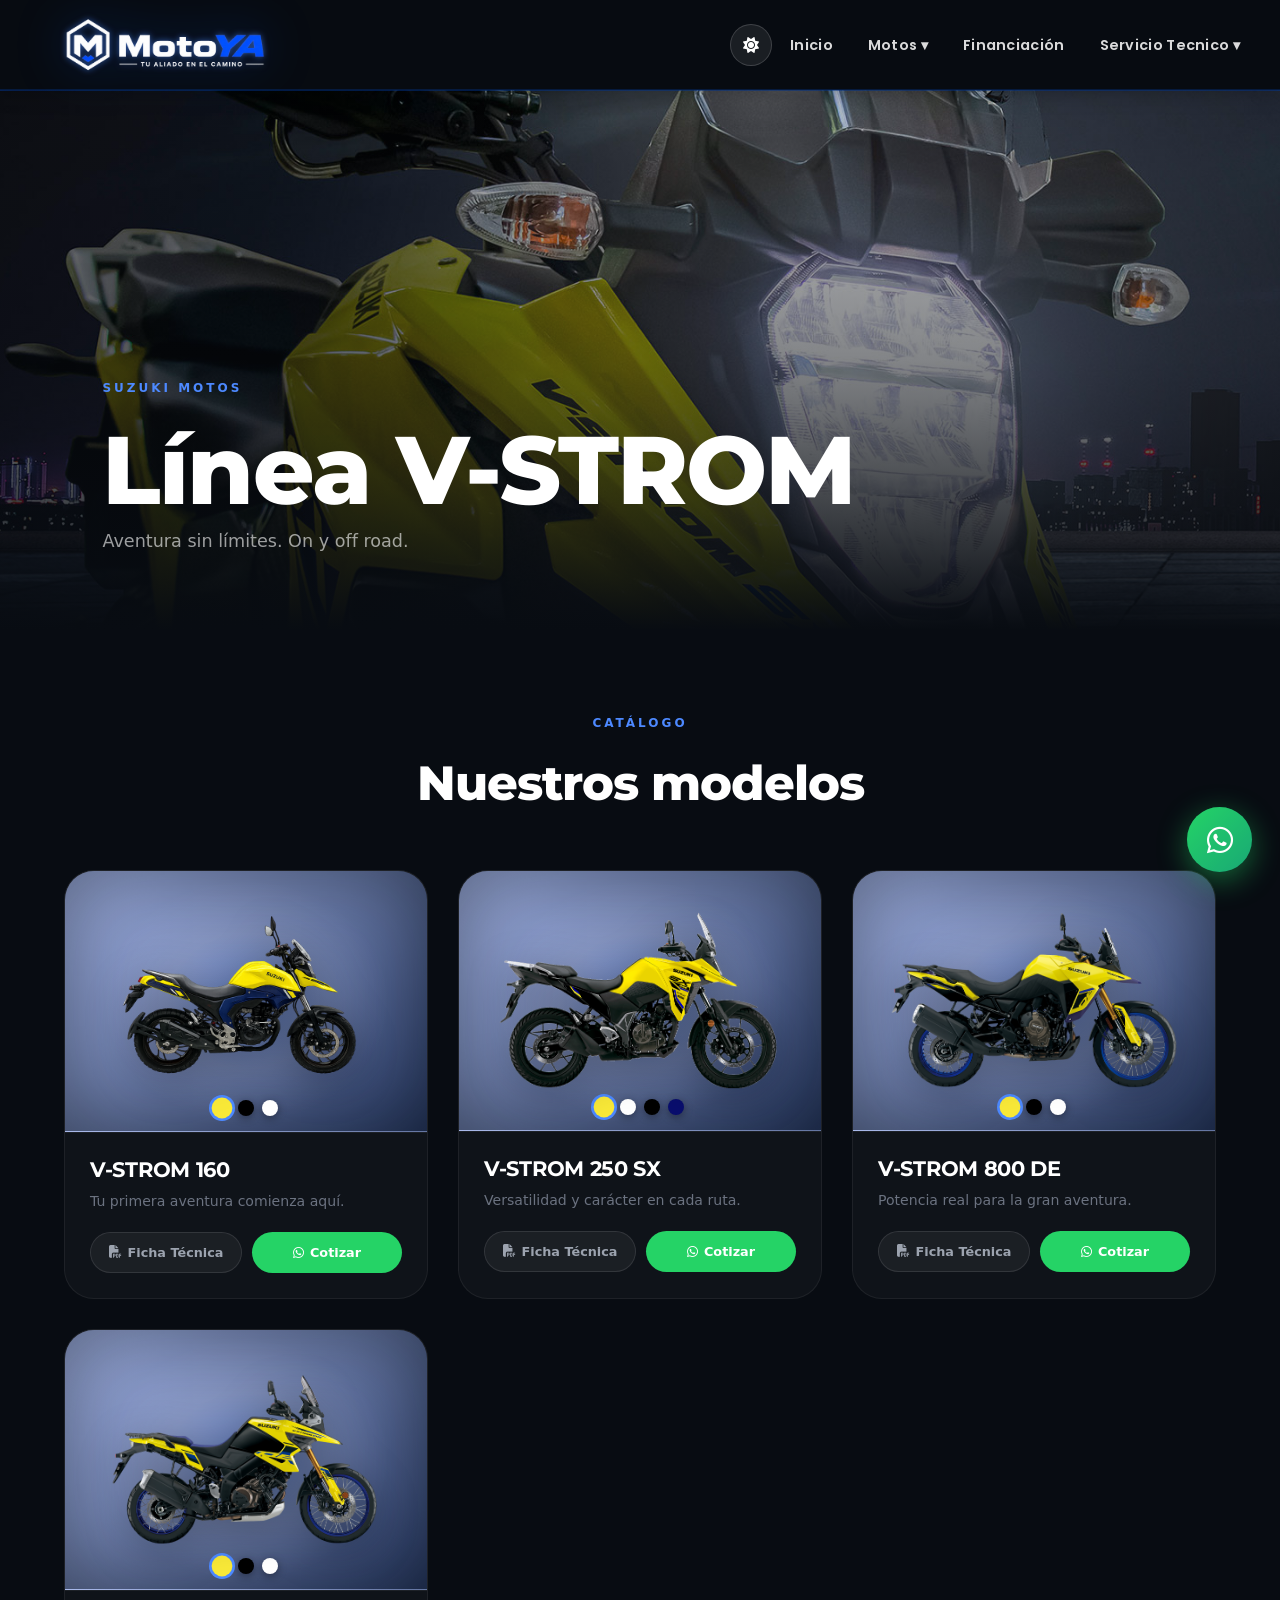
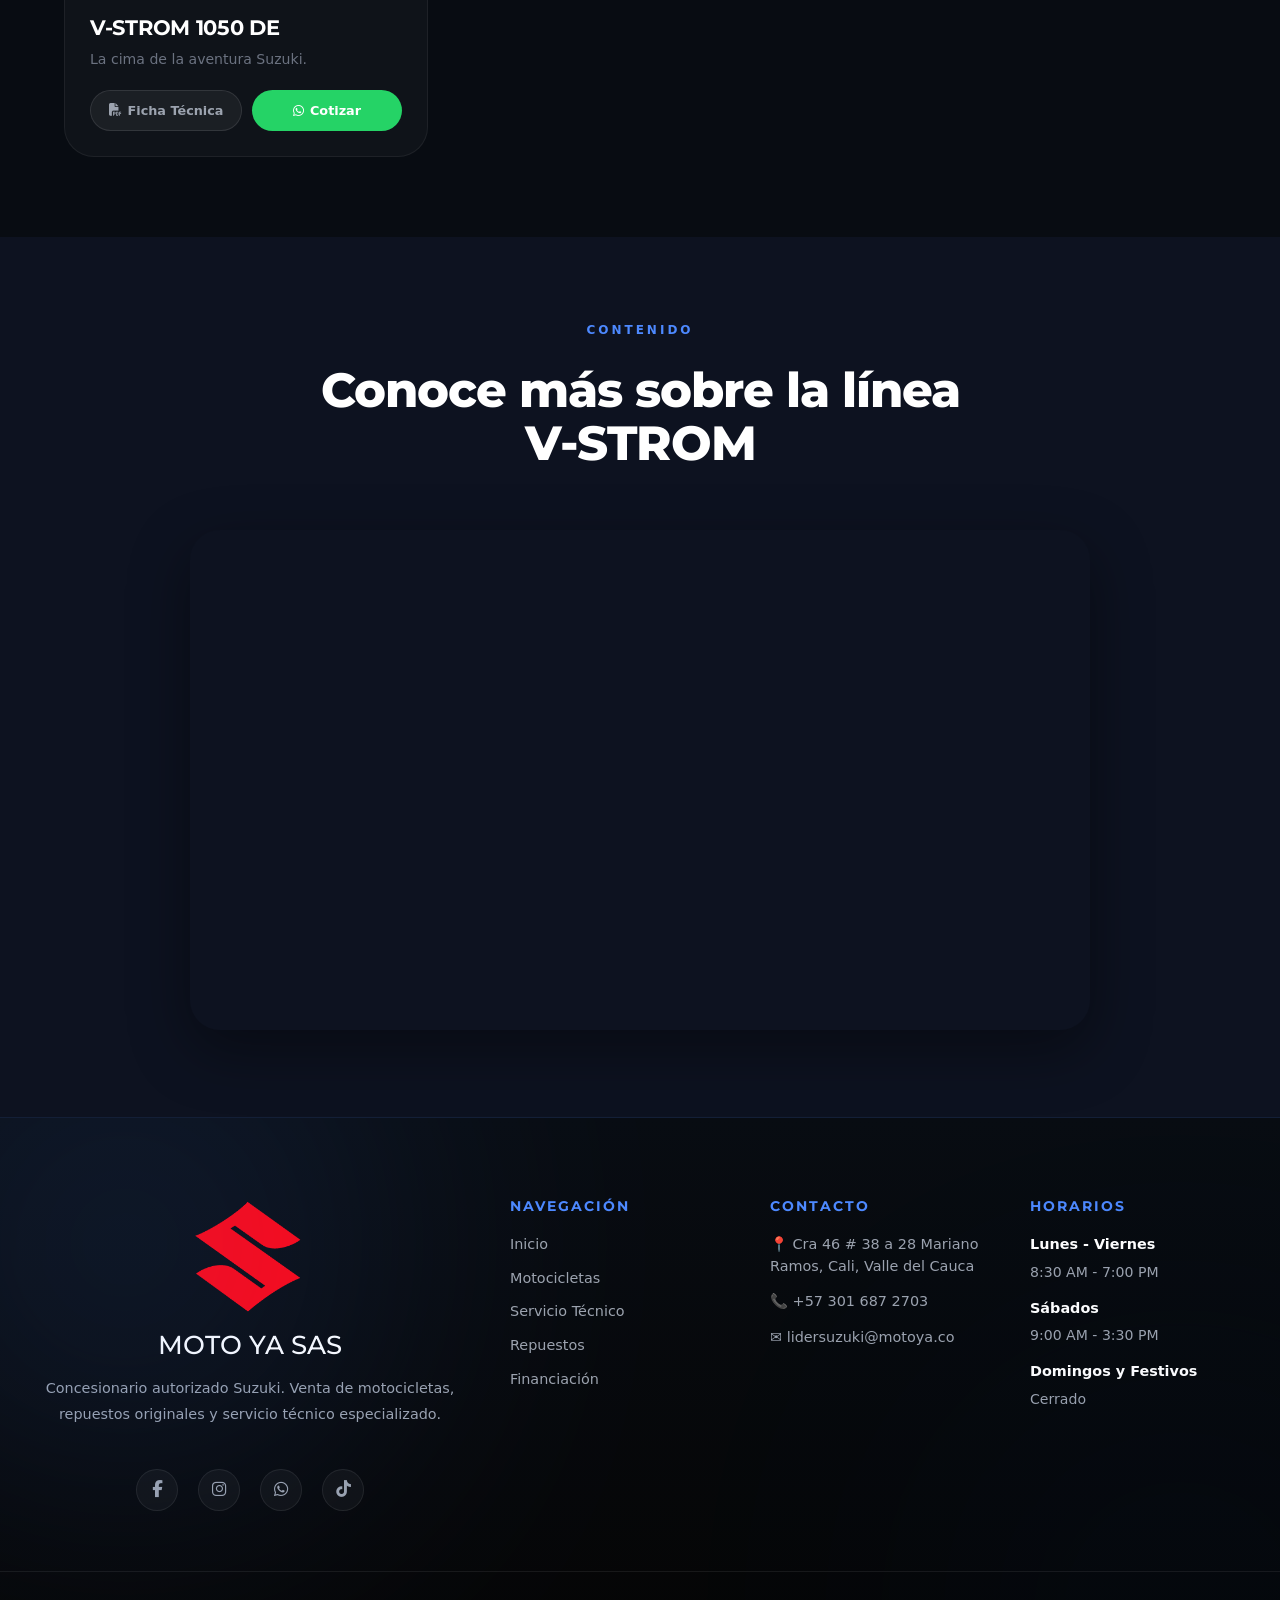
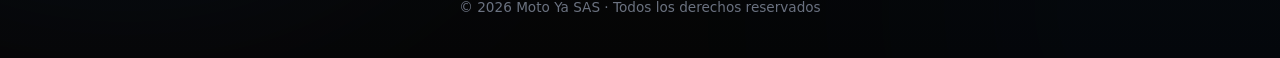
<file: ADVENTURE.HTML>
<!DOCTYPE html>
<html lang="es">
<head>
<meta charset="UTF-8">
<meta name="viewport" content="width=device-width, initial-scale=1.0">
<title>Motos V-STROM Suzuki | MotoYa Cali</title>
<meta name="description" content="Descubre la linea V-STROM de Suzuki en MotoYa Cali. V-Strom 160, 250 SX, 800 y 1050 para aventura sin limites.">
<meta property="og:title" content="Motos V-STROM Suzuki | MotoYa Cali">
<meta property="og:description" content="Descubre la linea V-STROM de Suzuki en MotoYa Cali. V-Strom 160, 250 SX, 800 y 1050 para aventura sin limites.">
<meta property="og:image" content="IMG/MOTOYA.png">
<meta property="og:type" content="website">
<link rel="icon" type="image/png" href="IMG/MOTOYAA.png">
<script src="theme.js"></script>
<link rel="stylesheet" href="styles.css">
<link rel="stylesheet" href="https://cdnjs.cloudflare.com/ajax/libs/font-awesome/6.5.2/css/all.min.css">
<link href="https://fonts.googleapis.com/css2?family=Montserrat:wght@300;400;500;600;700;800&display=swap" rel="stylesheet">
<link href="https://fonts.googleapis.com/css2?family=Poppins:wght@300;500;700&display=swap" rel="stylesheet">
<link href="https://cdn.jsdelivr.net/npm/bootstrap@5.3.2/dist/css/bootstrap.min.css" rel="stylesheet">
</head>
<body class="dark-page">

<nav>
    <div class="logos">
        <a href="index.html">
            <img
                src="IMG/MOTOYAWHITE.png"
                data-theme-src-dark="IMG/MOTOYAWHITE.png"
                data-theme-src-light="IMG/MOTOYA.png"
                class="logo"
                alt="MotoYa"
                style="width:250px;height:auto;display:block;"
            >
        </a>
    </div>
    <div class="hamburger" onclick="toggleMenu()">
        <span></span><span></span><span></span>
    </div>
    <ul class="menu" id="mainMenu">
        <li><a href="index.html">Inicio</a></li>
        <li class="dropdown">
            <a href="#">Motos ▾</a>
            <ul class="submenu">
                <li class="submenu-category">Urbanas</li>
                <li><a href="AUTOMATICAS.HTML"><img src="IMG/LOGOAUTOMATICAS.png" style="width:18px;height:18px;object-fit:contain;display:inline-block;vertical-align:middle;"> Automaticas</a></li>
                <li><a href="semiautomaticas.html"><img src="IMG/LOGOAUTOMATICAS.png" style="width:18px;height:18px;object-fit:contain;display:inline-block;vertical-align:middle;"> Semiautomaticas</a></li>
                <li class="submenu-divider"></li>
                <li class="submenu-category">Aventura</li>
                <li><a href="ADVENTURE.HTML"><img src="IMG/LOGOVSTROM.png" style="width:18px;height:18px;object-fit:contain;display:inline-block;vertical-align:middle;"> V-STROM</a></li>
                <li><a href="ENDURO.HTML"><img src="IMG/LOGOENDURO.png" style="width:18px;height:18px;object-fit:contain;display:inline-block;vertical-align:middle;"> Enduro</a></li>
                <li class="submenu-divider"></li>
                <li class="submenu-category">Rendimiento</li>
                <li><a href="SPORT.HTML"><img src="IMG/LOGOSPORT.png" style="width:18px;height:18px;object-fit:contain;display:inline-block;vertical-align:middle;"> Sport</a></li>
                <li><a href="ALTOCC.HTML"><img src="IMG/LOGOALTOCC.png" style="width:18px;height:18px;object-fit:contain;display:inline-block;vertical-align:middle;"> Alto Cilindraje</a></li>
            </ul>
        </li>
        <li><a href="FINANCIACION.HTML">Financiación</a></li>
        <li class="dropdown">
            <a href="#">Servicio Tecnico ▾</a>
            <ul class="submenu">
                <li class="submenu-category">Postventa</li>
                <li><a href="AGENDA.html"><i class="fa-solid fa-calendar"></i> Agendar cita</a></li>
            </ul>
        </li>
    </ul>
</nav>

<section class="cat-hero">
    <div class="cat-hero-bg" style="background-image: url('IMG/VSTROM250.jpeg')"></div>
    <div class="cat-hero-overlay"></div>
    <div class="cat-hero-content">
        <span class="section-tag">SUZUKI MOTOS</span>
        <h1 class="cat-hero-title">Línea V-STROM</h1>
        <p class="cat-hero-subtitle">Aventura sin límites. On y off road.</p>
    </div>
</section>

<section class="cat-section">
    <div class="section-header reveal">
        <span class="section-tag">CATÁLOGO</span>
        <h2>Nuestros modelos</h2>
    </div>
    <div class="motos-grid">

        <!-- V-STROM 160 -->
        <div class="moto-card reveal">
            <div class="moto-img-wrapper">
                <img src="IMG/vstrom160ama.png" class="moto-img active" id="vstrom160-amarilla" alt="V-STROM 160 Amarilla">
                <img loading="lazy" src="IMG/vstrom160ng.png" class="moto-img" id="vstrom160-negra" alt="V-STROM 160 Negra">
                <img loading="lazy" src="IMG/Vstrom160bl.png" class="moto-img" id="vstrom160-blanca" alt="V-STROM 160 Blanca">
                <div class="color-dots">
                    <span class="dot active" style="background:#f9e938;" onclick="changeColor('vstrom160-amarilla', this)"></span>
                    <span class="dot" style="background:#000000;" onclick="changeColor('vstrom160-negra', this)"></span>
                    <span class="dot" style="background:#ffffff;border:1px solid rgba(255,255,255,0.3);" onclick="changeColor('vstrom160-blanca', this)"></span>
                </div>
            </div>
            <div class="moto-info">
                <h3>V-STROM 160</h3>
                <p>Tu primera aventura comienza aquí.</p>
                <div class="moto-btns">
                    <a href="PDF/VSTROM160.pdf" download class="btn-ficha" target="_blank"><i class="fa-solid fa-file-pdf"></i> Ficha Técnica</a>
                    <button onclick="whatsapp()" class="btn-cotiza"><i class="fab fa-whatsapp"></i> Cotizar</button>
                </div>
            </div>
        </div>

        <!-- V-STROM 250 SX -->
        <div class="moto-card reveal">
            <div class="moto-img-wrapper">
                <img src="IMG/vstrom250ama.png" class="moto-img active" id="vstrom250-amarilla" alt="V-STROM 250 Amarilla">
                <img loading="lazy" src="IMG/vstrom250bl.png" class="moto-img" id="vstrom250-blanca" alt="V-STROM 250 Blanca">
                <img loading="lazy" src="IMG/Vstrom250ng.png" class="moto-img" id="vstrom250-negra" alt="V-STROM 250 Negra">
                <img loading="lazy" src="IMG/vstrom250azul.png" class="moto-img" id="vstrom250-azul" alt="V-STROM 250 Azul">
                <div class="color-dots">
                    <span class="dot active" style="background:#f9e938;" onclick="changeColor('vstrom250-amarilla', this)"></span>
                    <span class="dot" style="background:#ffffff;border:1px solid rgba(255,255,255,0.3);" onclick="changeColor('vstrom250-blanca', this)"></span>
                    <span class="dot" style="background:#000000;" onclick="changeColor('vstrom250-negra', this)"></span>
                    <span class="dot" style="background:#090e6d;" onclick="changeColor('vstrom250-azul', this)"></span>
                </div>
            </div>
            <div class="moto-info">
                <h3>V-STROM 250 SX</h3>
                <p>Versatilidad y carácter en cada ruta.</p>
                <div class="moto-btns">
                    <a href="PDF/VSTROM250.pdf" download class="btn-ficha" target="_blank"><i class="fa-solid fa-file-pdf"></i> Ficha Técnica</a>
                    <button onclick="whatsapp()" class="btn-cotiza"><i class="fab fa-whatsapp"></i> Cotizar</button>
                </div>
            </div>
        </div>

        <!-- V-STROM 800 DE -->
        <div class="moto-card reveal">
            <div class="moto-img-wrapper">
                <img src="IMG/vstrom800ama.png" class="moto-img active" id="vstrom800-amarilla" alt="V-STROM 800 Amarilla">
                <img loading="lazy" src="IMG/vstrom800ng.png" class="moto-img" id="vstrom800-negra" alt="V-STROM 800 Negra">
                <img loading="lazy" src="IMG/vstrom800bl.png" class="moto-img" id="vstrom800-blanca" alt="V-STROM 800 Blanca">
                <div class="color-dots">
                    <span class="dot active" style="background:#f9e938;" onclick="changeColor('vstrom800-amarilla', this)"></span>
                    <span class="dot" style="background:#000000;" onclick="changeColor('vstrom800-negra', this)"></span>
                    <span class="dot" style="background:#ffffff;border:1px solid rgba(255,255,255,0.3);" onclick="changeColor('vstrom800-blanca', this)"></span>
                </div>
            </div>
            <div class="moto-info">
                <h3>V-STROM 800 DE</h3>
                <p>Potencia real para la gran aventura.</p>
                <div class="moto-btns">
                    <a href="PDF/VSTROM800.pdf" download class="btn-ficha" target="_blank"><i class="fa-solid fa-file-pdf"></i> Ficha Técnica</a>
                    <button onclick="whatsapp()" class="btn-cotiza"><i class="fab fa-whatsapp"></i> Cotizar</button>
                </div>
            </div>
        </div>

        <!-- V-STROM 1050 DE -->
        <div class="moto-card reveal">
            <div class="moto-img-wrapper">
                <img src="IMG/vstrom1050ama.png" class="moto-img active" id="vstrom1050-amarilla" alt="V-STROM 1050 Amarilla">
                <img loading="lazy" src="IMG/vstrom1050ng.png" class="moto-img" id="vstrom1050-negra" alt="V-STROM 1050 Negra">
                <img loading="lazy" src="IMG/Vstrom1050bl.jpg" class="moto-img" id="vstrom1050-blanca" alt="V-STROM 1050 Blanca">
                <div class="color-dots">
                    <span class="dot active" style="background:#f9e938;" onclick="changeColor('vstrom1050-amarilla', this)"></span>
                    <span class="dot" style="background:#000000;" onclick="changeColor('vstrom1050-negra', this)"></span>
                    <span class="dot" style="background:#ffffff;border:1px solid rgba(255,255,255,0.3);" onclick="changeColor('vstrom1050-blanca', this)"></span>
                </div>
            </div>
            <div class="moto-info">
                <h3>V-STROM 1050 DE</h3>
                <p>La cima de la aventura Suzuki.</p>
                <div class="moto-btns">
                    <a href="PDF/VSTROM1050.pdf" download class="btn-ficha" target="_blank"><i class="fa-solid fa-file-pdf"></i> Ficha Técnica</a>
                    <button onclick="whatsapp()" class="btn-cotiza"><i class="fab fa-whatsapp"></i> Cotizar</button>
                </div>
            </div>
        </div>

    </div>
</section>

<section class="cat-video-section reveal">
    <div class="section-header">
        <span class="section-tag">CONTENIDO</span>
        <h2>Conoce más sobre la línea V-STROM</h2>
    </div>
    <div class="cat-video-wrapper">
        <iframe src="https://www.youtube.com/embed/kb2XYtgddg8?si=t5MrbepwAM6k7yL-" title="YouTube video" frameborder="0" allowfullscreen></iframe>
    </div>
</section>

<footer class="premium-footer">
    <div class="footer-container">
        <div class="footer-brand">
            <img src="IMG/SUZUKILG.png" alt="Suzuki">
            <h2>MOTO YA SAS</h2>
            <p>Concesionario autorizado Suzuki. Venta de motocicletas, repuestos originales y servicio técnico especializado.</p>
            <div class="social-icons">
                <a href="https://www.facebook.com/share/191LvK5sGn/"><i class="fab fa-facebook-f"></i></a>
                <a href="https://www.instagram.com/somosmotoya"><i class="fab fa-instagram"></i></a>
                <a href="https://wa.me/573016872703"><i class="fab fa-whatsapp"></i></a>
                <a href="https://www.tiktok.com/@somosmotoya"><i class="fab fa-tiktok"></i></a>
            </div>
        </div>
        <div class="footer-links">
            <h3>Navegación</h3>
            <a href="index.html">Inicio</a>
            <a href="AUTOMATICAS.HTML">Motocicletas</a>
            <a href="AGENDA.html">Servicio Técnico</a>
            <a href="#">Repuestos</a>
            <a href="FINANCIACION.HTML">Financiación</a>
        </div>
        <div class="footer-contact">
            <h3>Contacto</h3>
            <p>📍 Cra 46 # 38 a 28 Mariano Ramos, Cali, Valle del Cauca</p>
            <p>📞 +57 301 687 2703</p>
            <p>✉ lidersuzuki@motoya.co</p>
        </div>
        <div class="footer-hours">
            <h3>Horarios</h3>
            <p>Lunes - Viernes</p>
            <span>8:30 AM - 7:00 PM</span>
            <p>Sábados</p>
            <span>9:00 AM - 3:30 PM</span>
            <p>Domingos y Festivos</p>
            <span>Cerrado</span>
        </div>
    </div>
    <div class="footer-bottom">
        <p>© 2026 Moto Ya SAS · Todos los derechos reservados</p>
    </div>
</footer>

<a href="https://wa.me/573016872703" class="whatsapp-float" target="_blank">
    <i class="fab fa-whatsapp"></i>
</a>

<script src="https://cdn.jsdelivr.net/npm/bootstrap@5.3.2/dist/js/bootstrap.bundle.min.js"></script>
<script src="submenu-mobile.js"></script>

<script>
function toggleMenu() { document.getElementById('mainMenu').classList.toggle('active'); }
function whatsapp() { window.open("https://wa.me/573016872703", "_blank"); }
function changeColor(id, dot) {
    const wrapper = dot.closest('.moto-img-wrapper');
    wrapper.querySelectorAll('.moto-img').forEach(img => img.classList.remove('active'));
    wrapper.querySelectorAll('.dot').forEach(d => d.classList.remove('active'));
    document.getElementById(id).classList.add('active');
    dot.classList.add('active');
}
const observer = new IntersectionObserver((entries) => {
    entries.forEach(e => { if (e.isIntersecting) e.target.classList.add('visible'); });
}, { threshold: 0.1 });
document.querySelectorAll('.reveal').forEach(el => observer.observe(el));
window.addEventListener('scroll', () => {
    const nav = document.querySelector('nav');
    if (window.scrollY > 50) nav.classList.add('scrolled');
    else nav.classList.remove('scrolled');
});
</script>
</body>
</html>
</file>
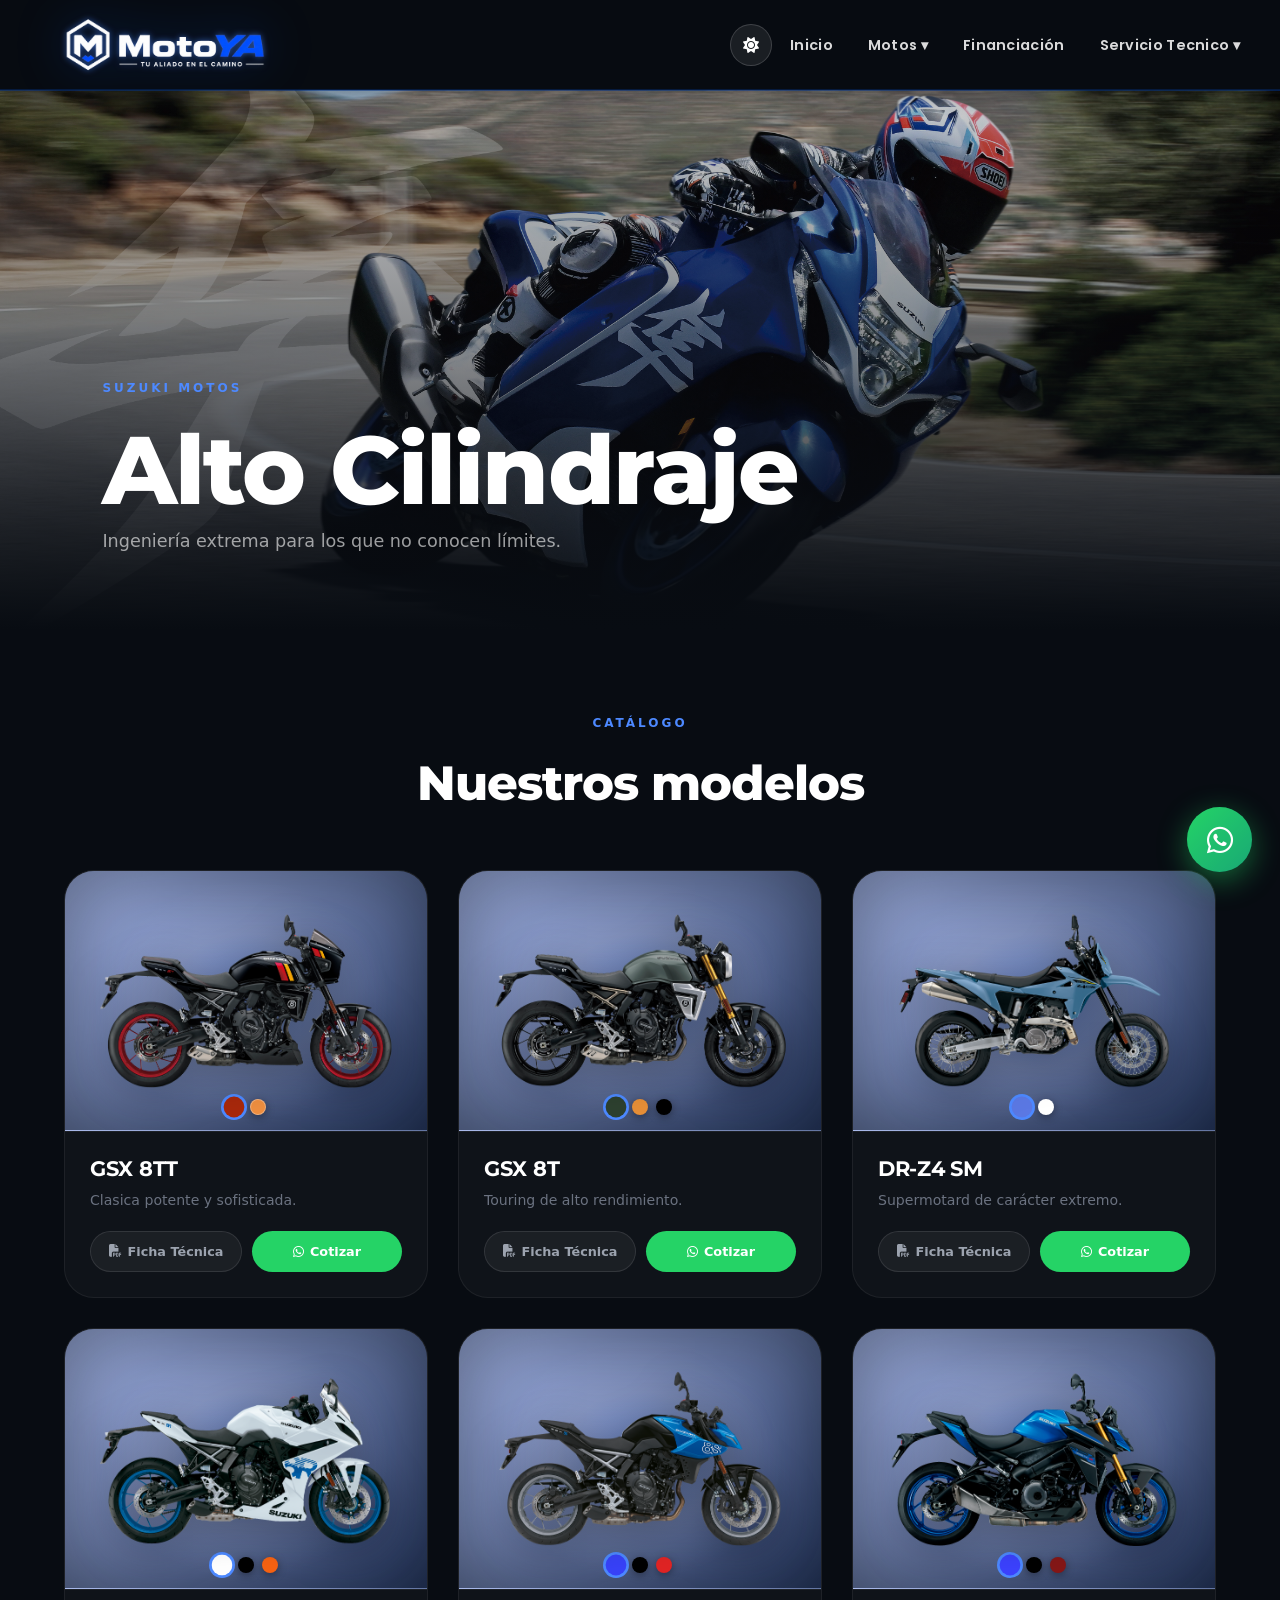
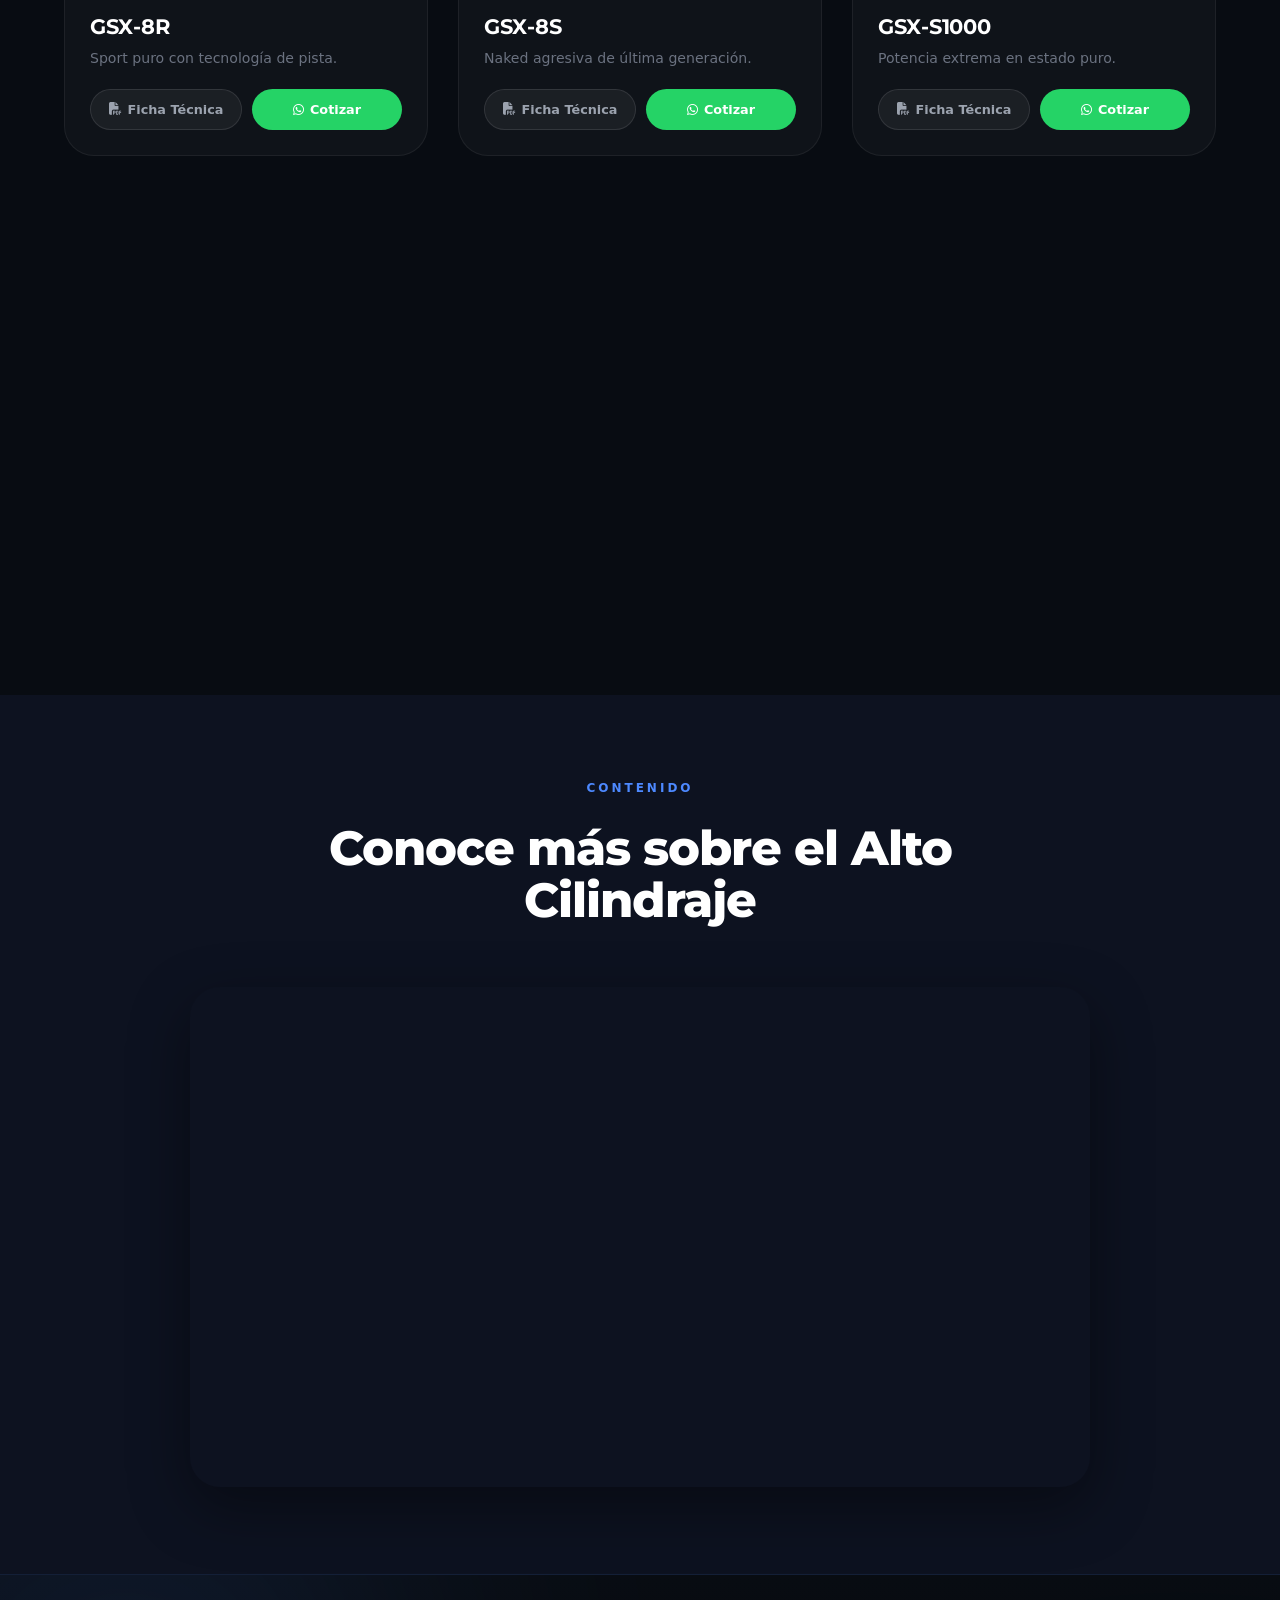
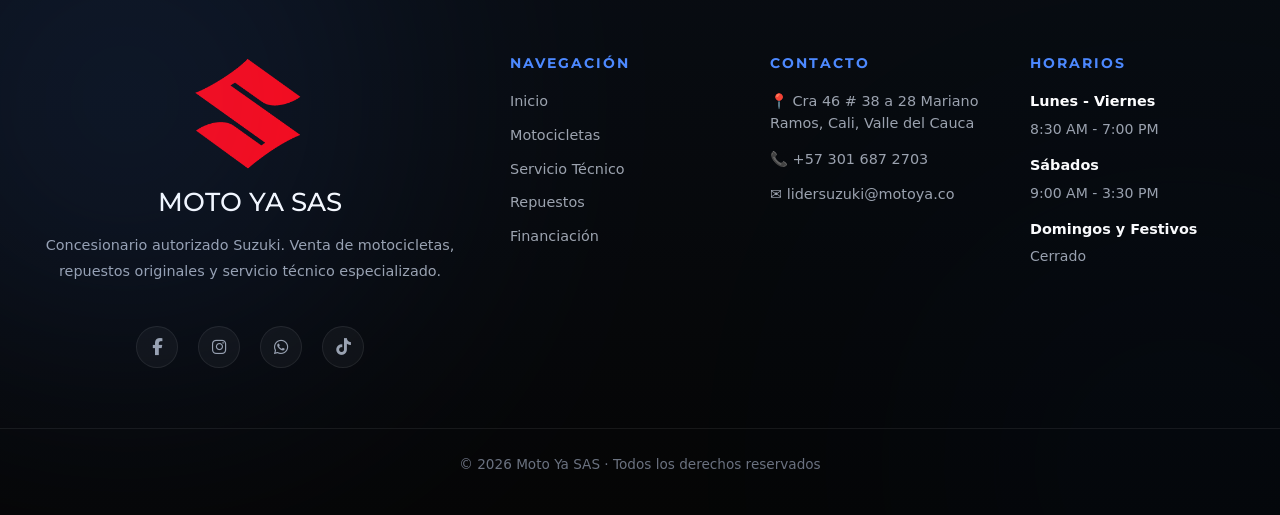
<file: ALTOCC.HTML>
<!DOCTYPE html>
<html lang="es">
<head>
<meta charset="UTF-8">
<meta name="viewport" content="width=device-width, initial-scale=1.0">
<title>Motos Alto Cilindraje Suzuki | MotoYa Cali</title>
<meta name="description" content="Motos de alto cilindraje Suzuki en MotoYa Cali. Hayabusa, GSX-R1000, SV650, GSX-S y mas referencias premium disponibles.">
<meta property="og:title" content="Motos Alto Cilindraje Suzuki | MotoYa Cali">
<meta property="og:description" content="Motos de alto cilindraje Suzuki en MotoYa Cali. Hayabusa, GSX-R1000, SV650 y mas.">
<meta property="og:image" content="IMG/MOTOYA.png">
<meta property="og:type" content="website">
<link rel="icon" type="image/png" href="IMG/MOTOYAA.png">
<script src="theme.js"></script>
<link rel="stylesheet" href="styles.css">
<link rel="stylesheet" href="https://cdnjs.cloudflare.com/ajax/libs/font-awesome/6.5.2/css/all.min.css">
<link href="https://fonts.googleapis.com/css2?family=Montserrat:wght@300;400;500;600;700;800&display=swap" rel="stylesheet">
<link href="https://fonts.googleapis.com/css2?family=Poppins:wght@300;500;700&display=swap" rel="stylesheet">
<link href="https://cdn.jsdelivr.net/npm/bootstrap@5.3.2/dist/css/bootstrap.min.css" rel="stylesheet">
</head>
<body class="dark-page">

<nav>
    <div class="logos">
        <a href="index.html">
            <img
                src="IMG/MOTOYAWHITE.png"
                data-theme-src-dark="IMG/MOTOYAWHITE.png"
                data-theme-src-light="IMG/MOTOYA.png"
                class="logo"
                alt="MotoYa"
                style="width:250px;height:auto;display:block;"
            >
        </a>
    </div>
    <div class="hamburger" onclick="toggleMenu()">
        <span></span><span></span><span></span>
    </div>
    <ul class="menu" id="mainMenu">
        <li><a href="index.html">Inicio</a></li>
        <li class="dropdown">
            <a href="#">Motos ▾</a>
            <ul class="submenu">
                <li class="submenu-category">Urbanas</li>
                <li><a href="AUTOMATICAS.HTML"><img src="IMG/LOGOAUTOMATICAS.png" style="width:18px;height:18px;object-fit:contain;display:inline-block;vertical-align:middle;"> Automaticas</a></li>
                <li><a href="semiautomaticas.html"><img src="IMG/LOGOAUTOMATICAS.png" style="width:18px;height:18px;object-fit:contain;display:inline-block;vertical-align:middle;"> Semiautomaticas</a></li>
                <li class="submenu-divider"></li>
                <li class="submenu-category">Aventura</li>
                <li><a href="ADVENTURE.HTML"><img src="IMG/LOGOVSTROM.png" style="width:18px;height:18px;object-fit:contain;display:inline-block;vertical-align:middle;"> V-STROM</a></li>
                <li><a href="ENDURO.HTML"><img src="IMG/LOGOENDURO.png" style="width:18px;height:18px;object-fit:contain;display:inline-block;vertical-align:middle;"> Enduro</a></li>
                <li class="submenu-divider"></li>
                <li class="submenu-category">Rendimiento</li>
                <li><a href="SPORT.HTML"><img src="IMG/LOGOSPORT.png" style="width:18px;height:18px;object-fit:contain;display:inline-block;vertical-align:middle;"> Sport</a></li>
                <li><a href="ALTOCC.HTML"><img src="IMG/LOGOALTOCC.png" style="width:18px;height:18px;object-fit:contain;display:inline-block;vertical-align:middle;"> Alto Cilindraje</a></li>
            </ul>
        </li>
        <li><a href="FINANCIACION.HTML">Financiación</a></li>
        <li class="dropdown">
            <a href="#">Servicio Tecnico ▾</a>
            <ul class="submenu">
                <li class="submenu-category">Postventa</li>
                <li><a href="AGENDA.html"><i class="fa-solid fa-calendar"></i> Agendar cita</a></li>
            </ul>
        </li>
    </ul>
</nav>

<section class="cat-hero">
    <div class="cat-hero-bg" style="background-image: url('IMG/BANNERBUSA.jpg')"></div>
    <div class="cat-hero-overlay"></div>
    <div class="cat-hero-content">
        <span class="section-tag">SUZUKI MOTOS</span>
        <h1 class="cat-hero-title">Alto Cilindraje</h1>
        <p class="cat-hero-subtitle">Ingeniería extrema para los que no conocen límites.</p>
    </div>
</section>

<section class="cat-section">
    <div class="section-header reveal">
        <span class="section-tag">CATÁLOGO</span>
        <h2>Nuestros modelos</h2>
    </div>
    <div class="motos-grid">
     
     
     
        <!-- GSX 8TT -->
         
         <div class="moto-card reveal">
            <div class="moto-img-wrapper">
                <img src="IMG/8TT-RIN-ROJO.png" class="moto-img active" id="GSX8TTRJ" alt="GSX 8TT-RIN-ROJO">
                <img loading="lazy" src="IMG/8TT-RIN-DORADO.png" class="moto-img" id="GSX8TTDR" alt="GSX 8TT-RIN-DORADO">
                <div class="color-dots">
                    <span class="dot active" style="background:#a8280c;" onclick="changeColor('GSX8TTRJ', this)"></span>
                    <span class="dot" style="background:#ef8f40;border:1px solid rgba(255,255,255,0.3);" onclick="changeColor('GSX8TTDR', this)"></span>
                </div>
            </div>
            <div class="moto-info">
                <h3>GSX 8TT</h3>
                <p>Clasica potente y sofisticada.</p>
                <div class="moto-btns">
                    <a href="PDF/GSX8TT.pdf" download class="btn-ficha" target="_blank"><i class="fa-solid fa-file-pdf"></i> Ficha Técnica</a>
                    <button onclick="whatsapp()" class="btn-cotiza"><i class="fab fa-whatsapp"></i> Cotizar</button>
                </div>
            </div>
        </div>




        <!-- GSX 8T -->
        <div class="moto-card reveal">
            <div class="moto-img-wrapper">
                <img src="IMG/GSX8TVERDE.png" class="moto-img active" id="GSX8TVERDE" alt="GSX 8T Verde">
                <img loading="lazy" src="IMG/GSX8TNARAN.png" class="moto-img" id="GSX8TNARAN" alt="GSX 8T Naranja">
                <img loading="lazy" src="IMG/GSX8TNG.png" class="moto-img" id="GSX8TNG" alt="GSX 8T Negra">
                <div class="color-dots">
                    <span class="dot active" style="background:#2d402f;" onclick="changeColor('GSX8TVERDE', this)"></span>
                    <span class="dot" style="background:#e78f37;" onclick="changeColor('GSX8TNARAN', this)"></span>
                    <span class="dot" style="background:#000000;" onclick="changeColor('GSX8TNG', this)"></span>
                </div>
            </div>
            <div class="moto-info">
                <h3>GSX 8T</h3>
                <p>Touring de alto rendimiento.</p>
                <div class="moto-btns">
                    <a href="PDF/GSX8T.pdf" download class="btn-ficha" target="_blank"><i class="fa-solid fa-file-pdf"></i> Ficha Técnica</a>
                    <button onclick="whatsapp()" class="btn-cotiza"><i class="fab fa-whatsapp"></i> Cotizar</button>
                </div>
            </div>
        </div>

        <!-- DR-Z4 SM -->
        <div class="moto-card reveal">
            <div class="moto-img-wrapper">
                <img src="IMG/DRZ4AZ.png" class="moto-img active" id="DRZ4AZ" alt="DR-Z4 SM Azul">
                <img loading="lazy" src="IMG/DRZ4BL.png" class="moto-img" id="DRZ4BL" alt="DR-Z4 SM Blanca">
                <div class="color-dots">
                    <span class="dot active" style="background:#5b78e3;" onclick="changeColor('DRZ4AZ', this)"></span>
                    <span class="dot" style="background:#ffffff;border:1px solid rgba(255,255,255,0.3);" onclick="changeColor('DRZ4BL', this)"></span>
                </div>
            </div>
            <div class="moto-info">
                <h3>DR-Z4 SM</h3>
                <p>Supermotard de carácter extremo.</p>
                <div class="moto-btns">
                    <a href="PDF/DRZ4SM.pdf" download class="btn-ficha" target="_blank"><i class="fa-solid fa-file-pdf"></i> Ficha Técnica</a>
                    <button onclick="whatsapp()" class="btn-cotiza"><i class="fab fa-whatsapp"></i> Cotizar</button>
                </div>
            </div>
        </div>

        <!-- GSX-8R -->
        <div class="moto-card reveal">
            <div class="moto-img-wrapper">
                <img src="IMG/GSX8RBL.png" class="moto-img active" id="GSX8RBL" alt="GSX-8R Blanca">
                <img loading="lazy" src="IMG/GSX8RNG.png" class="moto-img" id="GSX8RNG" alt="GSX-8R Negra">
                <img loading="lazy" src="IMG/GSX8RNJ.png" class="moto-img" id="GSX8RNJ" alt="GSX-8R Naranja">
                <div class="color-dots">
                    <span class="dot active" style="background:#ffffff;border:1px solid rgba(255,255,255,0.3);" onclick="changeColor('GSX8RBL', this)"></span>
                    <span class="dot" style="background:#000000;" onclick="changeColor('GSX8RNG', this)"></span>
                    <span class="dot" style="background:#f66212;" onclick="changeColor('GSX8RNJ', this)"></span>
                </div>
            </div>
            <div class="moto-info">
                <h3>GSX-8R</h3>
                <p>Sport puro con tecnología de pista.</p>
                <div class="moto-btns">
                    <a href="PDF/GSX8R.pdf" download class="btn-ficha" target="_blank"><i class="fa-solid fa-file-pdf"></i> Ficha Técnica</a>
                    <button onclick="whatsapp()" class="btn-cotiza"><i class="fab fa-whatsapp"></i> Cotizar</button>
                </div>
            </div>
        </div>

        <!-- GSX-8S -->
        <div class="moto-card reveal">
            <div class="moto-img-wrapper">
                <img src="IMG/GSX8SAZUL.png" class="moto-img active" id="GSX8SAZUL" alt="GSX-8S Azul">
                <img loading="lazy" src="IMG/GSX8SNG.png" class="moto-img" id="GSX8SNG" alt="GSX-8S Negra">
                <img loading="lazy" src="IMG/GSX8SRJ.png" class="moto-img" id="GSX8SRJ" alt="GSX-8S Roja">
                <div class="color-dots">
                    <span class="dot active" style="background:#3842f9;" onclick="changeColor('GSX8SAZUL', this)"></span>
                    <span class="dot" style="background:#000000;" onclick="changeColor('GSX8SNG', this)"></span>
                    <span class="dot" style="background:#e02424;" onclick="changeColor('GSX8SRJ', this)"></span>
                </div>
            </div>
            <div class="moto-info">
                <h3>GSX-8S</h3>
                <p>Naked agresiva de última generación.</p>
                <div class="moto-btns">
                    <a href="PDF/GSX8S.pdf" download class="btn-ficha" target="_blank"><i class="fa-solid fa-file-pdf"></i> Ficha Técnica</a>
                    <button onclick="whatsapp()" class="btn-cotiza"><i class="fab fa-whatsapp"></i> Cotizar</button>
                </div>
            </div>
        </div>

        <!-- GSX-S1000 -->
        <div class="moto-card reveal">
            <div class="moto-img-wrapper">
                <img src="IMG/GSXS10AZ.png" class="moto-img active" id="GSXS10AZ2" alt="GSX-S1000 Azul">
                <img loading="lazy" src="IMG/GSXS10NG.png" class="moto-img" id="GSXS10NG2" alt="GSX-S1000 Negra">
                <img loading="lazy" src="IMG/GSXS10RJ.png" class="moto-img" id="GSXS10RJ2" alt="GSX-S1000 Roja">
                <div class="color-dots">
                    <span class="dot active" style="background:#3c42fe;" onclick="changeColor('GSXS10AZ2', this)"></span>
                    <span class="dot" style="background:#000000;" onclick="changeColor('GSXS10NG2', this)"></span>
                    <span class="dot" style="background:#851717;" onclick="changeColor('GSXS10RJ2', this)"></span>
                </div>
            </div>
            <div class="moto-info">
                <h3>GSX-S1000</h3>
                <p>Potencia extrema en estado puro.</p>
                <div class="moto-btns">
                    <a href="PDF/GSXS10.pdf" download class="btn-ficha" target="_blank"><i class="fa-solid fa-file-pdf"></i> Ficha Técnica</a>
                    <button onclick="whatsapp()" class="btn-cotiza"><i class="fab fa-whatsapp"></i> Cotizar</button>
                </div>
            </div>
        </div>

        <!-- GSX-R1000 -->
        <div class="moto-card reveal">
            <div class="moto-img-wrapper">
                <img src="IMG/GSXR10SZ.png" class="moto-img active" id="GSXR10SZ2" alt="GSX-R1000">
                <div class="color-dots">
                    <span class="dot active" style="background:#3885f9;" onclick="changeColor('GSXR10SZ2', this)"></span>
                </div>
            </div>
            <div class="moto-info">
                <h3>GSX-R1000</h3>
                <p>La cima del rendimiento en pista.</p>
                <div class="moto-btns">
                    <a href="PDF/GSXR10.pdf" download class="btn-ficha" target="_blank"><i class="fa-solid fa-file-pdf"></i> Ficha Técnica</a>
                    <button onclick="whatsapp()" class="btn-cotiza"><i class="fab fa-whatsapp"></i> Cotizar</button>
                </div>
            </div>
        </div>

        <!-- SV650A -->
        <div class="moto-card reveal">
            <div class="moto-img-wrapper">
                <img src="IMG/SV650NG.png" class="moto-img active" id="SV650NG" alt="SV650 Negra">
                <img loading="lazy" src="IMG/SV650VD.png" class="moto-img" id="SV650VD" alt="SV650 Verde">
                <div class="color-dots">
                    <span class="dot active" style="background:#000000;" onclick="changeColor('SV650NG', this)"></span>
                    <span class="dot" style="background:#234317;" onclick="changeColor('SV650VD', this)"></span>
                </div>
            </div>
            <div class="moto-info">
                <h3>SV650A</h3>
                <p>Icónica, versátil y llena de carácter.</p>
                <div class="moto-btns">
                    <a href="PDF/SV650A.pdf" download class="btn-ficha" target="_blank"><i class="fa-solid fa-file-pdf"></i> Ficha Técnica</a>
                    <button onclick="whatsapp()" class="btn-cotiza"><i class="fab fa-whatsapp"></i> Cotizar</button>
                </div>
            </div>
        </div>

        <!-- HAYABUSA -->
        <div class="moto-card reveal">
            <div class="moto-img-wrapper">
                <img src="IMG/HAYABUSANG.png" class="moto-img active" id="HAYABUSANG" alt="Hayabusa Negra">
                <img loading="lazy" src="IMG/HAYABUSABL.png" class="moto-img" id="HAYABUSABL" alt="Hayabusa Blanca">
                <img loading="lazy" src="IMG/HAYABUSAAZ.png" class="moto-img" id="HAYABUSAAZ" alt="Hayabusa Azul">
                <img loading="lazy" src="IMG/HAYABUSAGR.png" class="moto-img" id="HAYABUSAGR" alt="Hayabusa Gris">
                <div class="color-dots">
                    <span class="dot active" style="background:#000000;" onclick="changeColor('HAYABUSANG', this)"></span>
                    <span class="dot" style="background:#ffffff;border:1px solid rgba(255,255,255,0.3);" onclick="changeColor('HAYABUSABL', this)"></span>
                    <span class="dot" style="background:#1605cf;" onclick="changeColor('HAYABUSAAZ', this)"></span>
                    <span class="dot" style="background:#676666;" onclick="changeColor('HAYABUSAGR', this)"></span>
                </div>
            </div>
            <div class="moto-info">
                <h3>HAYABUSA</h3>
                <p>La moto más rápida del mundo.</p>
                <div class="moto-btns">
                    <a href="#" download class="btn-ficha" target="_blank"><i class="fa-solid fa-file-pdf"></i> Ficha Técnica</a>
                    <button onclick="whatsapp()" class="btn-cotiza"><i class="fab fa-whatsapp"></i> Cotizar</button>
                </div>
            </div>
        </div>

    </div>
</section>

<section class="cat-video-section reveal">
    <div class="section-header">
        <span class="section-tag">CONTENIDO</span>
        <h2>Conoce más sobre el Alto Cilindraje</h2>
    </div>
    <div class="cat-video-wrapper">
        <iframe src="https://www.youtube.com/embed/QKXrYhK0w0g?si=PFc5TKkNSGWlRQfP" title="YouTube video" frameborder="0" allowfullscreen></iframe>
    </div>
</section>

<footer class="premium-footer">
    <div class="footer-container">
        <div class="footer-brand">
            <img src="IMG/SUZUKILG.png" alt="Suzuki">
            <h2>MOTO YA SAS</h2>
            <p>Concesionario autorizado Suzuki. Venta de motocicletas, repuestos originales y servicio técnico especializado.</p>
            <div class="social-icons">
                <a href="https://www.facebook.com/share/191LvK5sGn/"><i class="fab fa-facebook-f"></i></a>
                <a href="https://www.instagram.com/somosmotoya"><i class="fab fa-instagram"></i></a>
                <a href="https://wa.me/573016872703"><i class="fab fa-whatsapp"></i></a>
                <a href="https://www.tiktok.com/@somosmotoya"><i class="fab fa-tiktok"></i></a>
            </div>
        </div>
        <div class="footer-links">
            <h3>Navegación</h3>
            <a href="index.html">Inicio</a>
            <a href="AUTOMATICAS.HTML">Motocicletas</a>
            <a href="AGENDA.html">Servicio Técnico</a>
            <a href="#">Repuestos</a>
            <a href="FINANCIACION.HTML">Financiación</a>
        </div>
        <div class="footer-contact">
            <h3>Contacto</h3>
            <p>📍 Cra 46 # 38 a 28 Mariano Ramos, Cali, Valle del Cauca</p>
            <p>📞 +57 301 687 2703</p>
            <p>✉ lidersuzuki@motoya.co</p>
        </div>
        <div class="footer-hours">
            <h3>Horarios</h3>
            <p>Lunes - Viernes</p>
            <span>8:30 AM - 7:00 PM</span>
            <p>Sábados</p>
            <span>9:00 AM - 3:30 PM</span>
            <p>Domingos y Festivos</p>
            <span>Cerrado</span>
        </div>
    </div>
    <div class="footer-bottom">
        <p>© 2026 Moto Ya SAS · Todos los derechos reservados</p>
    </div>
</footer>

<a href="https://wa.me/573016872703" class="whatsapp-float" target="_blank">
    <i class="fab fa-whatsapp"></i>
</a>

<script src="https://cdn.jsdelivr.net/npm/bootstrap@5.3.2/dist/js/bootstrap.bundle.min.js"></script>
<script src="submenu-mobile.js"></script>

<script>
function toggleMenu() { document.getElementById('mainMenu').classList.toggle('active'); }
function whatsapp() { window.open("https://wa.me/573016872703", "_blank"); }
function changeColor(id, dot) {
    const wrapper = dot.closest('.moto-img-wrapper');
    wrapper.querySelectorAll('.moto-img').forEach(img => img.classList.remove('active'));
    wrapper.querySelectorAll('.dot').forEach(d => d.classList.remove('active'));
    document.getElementById(id).classList.add('active');
    dot.classList.add('active');
}
const observer = new IntersectionObserver((entries) => {
    entries.forEach(e => { if (e.isIntersecting) e.target.classList.add('visible'); });
}, { threshold: 0.1 });
document.querySelectorAll('.reveal').forEach(el => observer.observe(el));
window.addEventListener('scroll', () => {
    const nav = document.querySelector('nav');
    if (window.scrollY > 50) nav.classList.add('scrolled');
    else nav.classList.remove('scrolled');
});
</script>
</body>
</html>
</file>
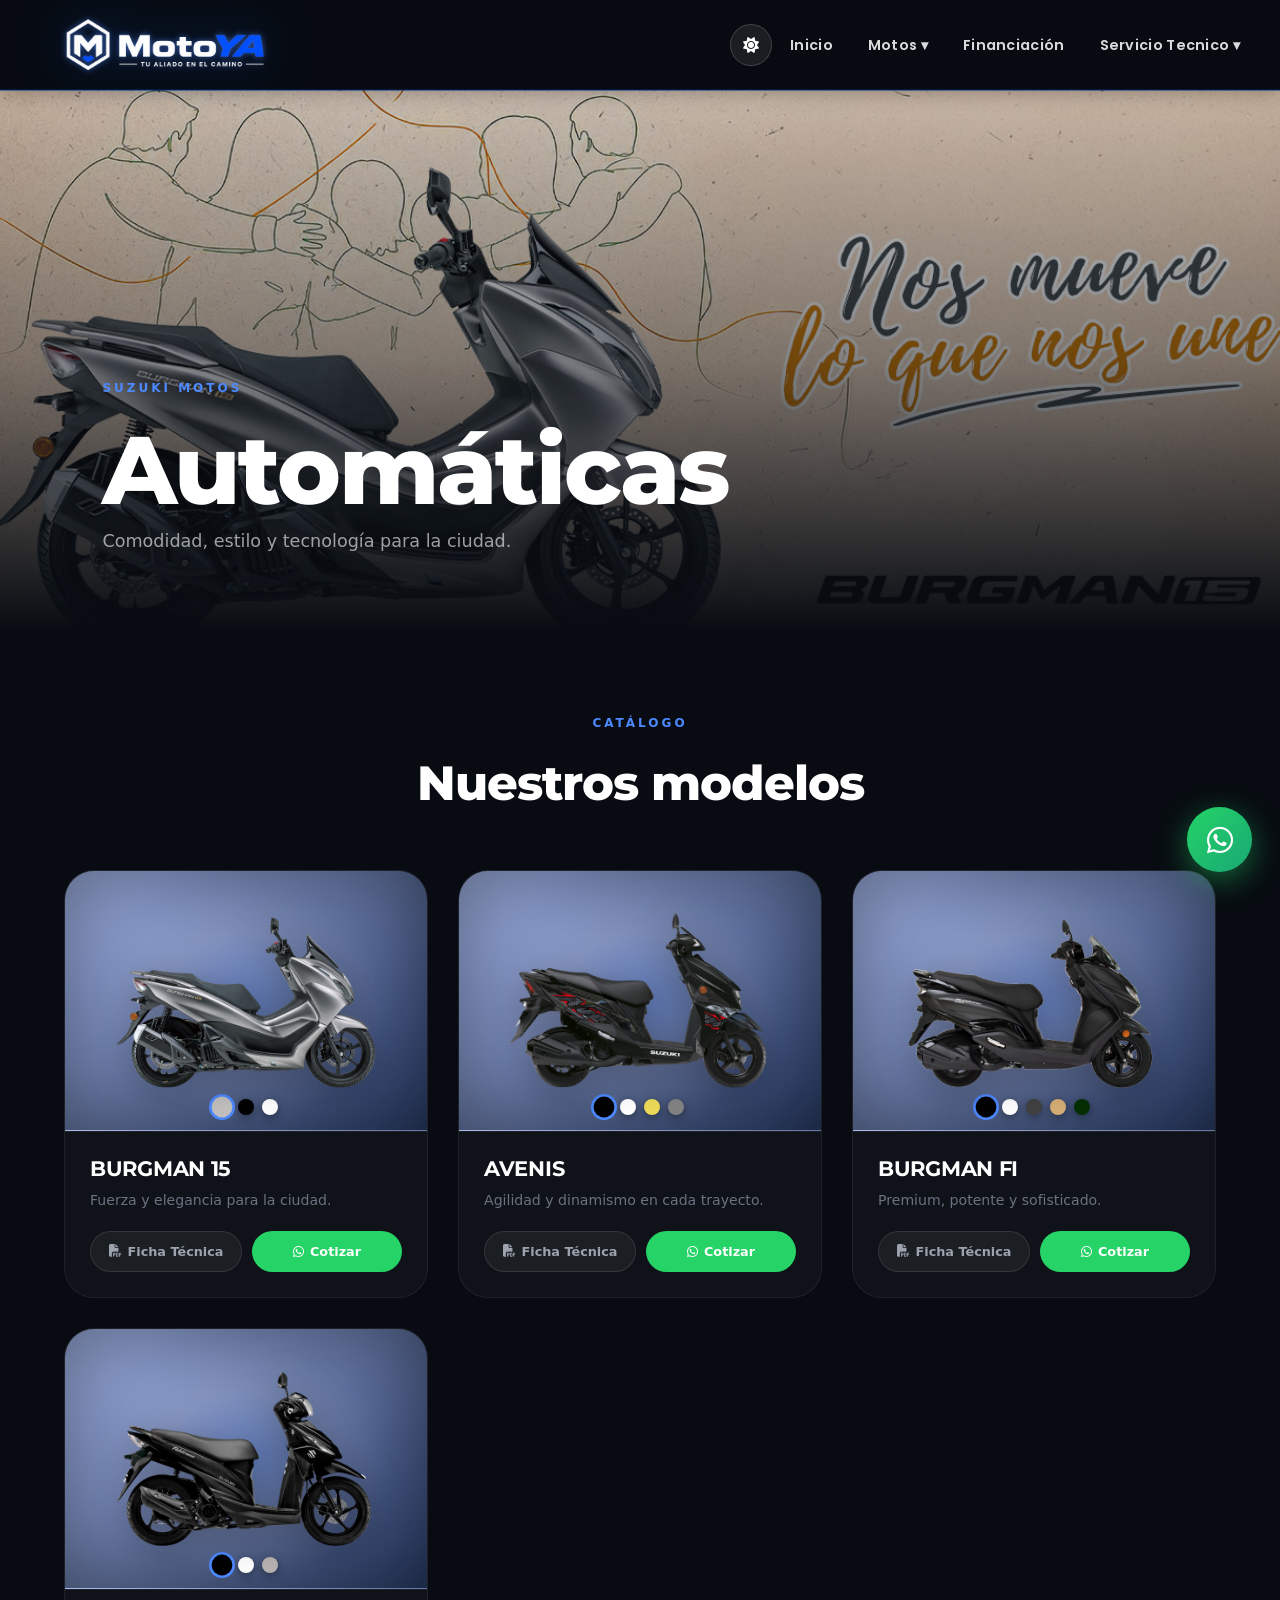
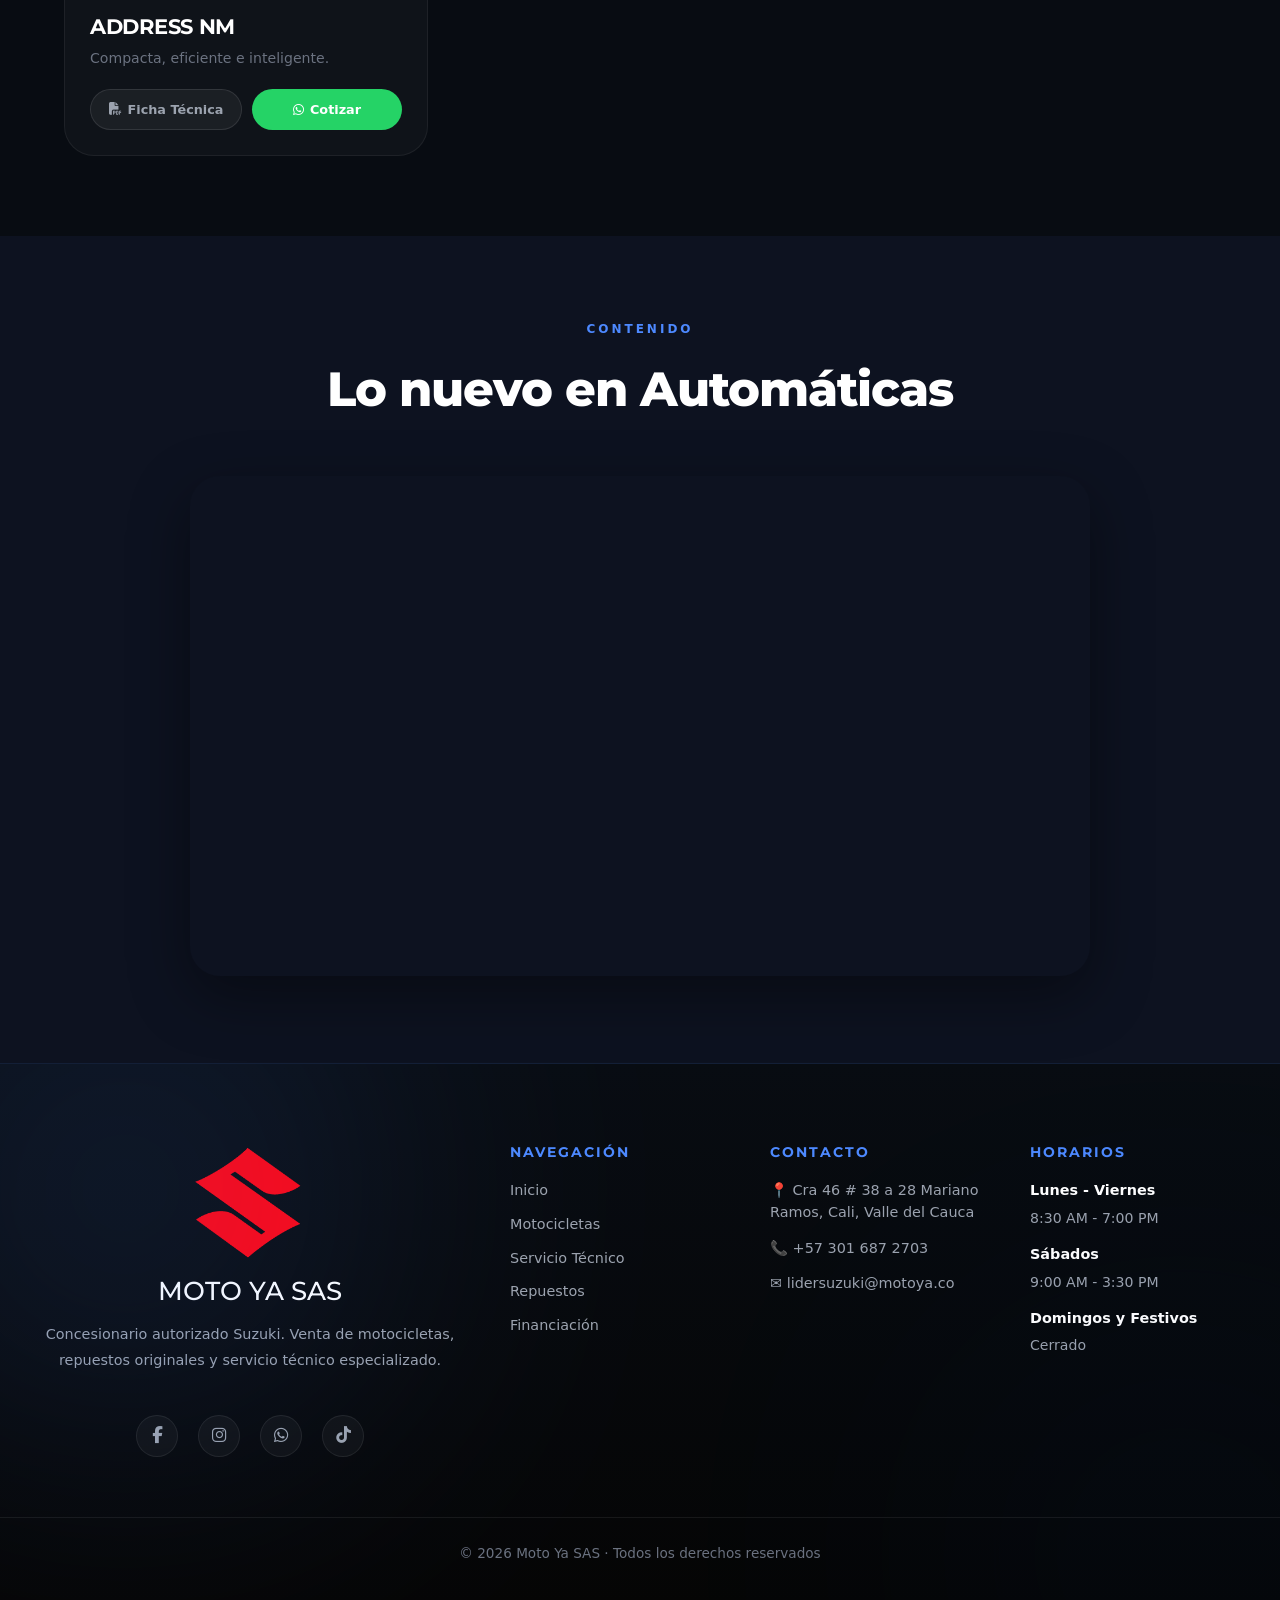
<file: AUTOMATICAS.HTML>
<!DOCTYPE html>
<html lang="es">
<head>
<meta charset="UTF-8">
<meta name="viewport" content="width=device-width, initial-scale=1.0">
<title>Motos Automaticas Suzuki | MotoYa Cali</title>
<meta name="description" content="Encuentra las mejores motos automaticas Suzuki en MotoYa Cali. Burgman, Avenis, Address y mas modelos con financiacion disponible.">
<meta property="og:title" content="Motos Automaticas Suzuki | MotoYa Cali">
<meta property="og:description" content="Encuentra las mejores motos automaticas Suzuki en MotoYa Cali. Burgman, Avenis, Address y mas modelos con financiacion disponible.">
<meta property="og:image" content="IMG/MOTOYA.png">
<meta property="og:type" content="website">
<link rel="icon" type="image/png" href="IMG/MOTOYAA.png">
<script src="theme.js"></script>
<link rel="stylesheet" href="styles.css">
<link rel="stylesheet" href="https://cdnjs.cloudflare.com/ajax/libs/font-awesome/6.5.2/css/all.min.css">
<link href="https://fonts.googleapis.com/css2?family=Montserrat:wght@300;400;500;600;700;800&display=swap" rel="stylesheet">
<link href="https://fonts.googleapis.com/css2?family=Poppins:wght@300;500;700&display=swap" rel="stylesheet">
<link href="https://cdn.jsdelivr.net/npm/bootstrap@5.3.2/dist/css/bootstrap.min.css" rel="stylesheet">
</head>
<body class="dark-page">

<nav>
    <div class="logos">
        <a href="index.html">
            <img
                src="IMG/MOTOYAWHITE.png"
                data-theme-src-dark="IMG/MOTOYAWHITE.png"
                data-theme-src-light="IMG/MOTOYA.png"
                class="logo"
                alt="MotoYa"
                style="width:250px;height:auto;display:block;"
            >
        </a>
    </div>
    <div class="hamburger" onclick="toggleMenu()">
        <span></span><span></span><span></span>
    </div>
    <ul class="menu" id="mainMenu">
        <li><a href="index.html">Inicio</a></li>
        <li class="dropdown">
            <a href="#">Motos ▾</a>
            <ul class="submenu">
                <li class="submenu-category">Urbanas</li>
                <li><a href="AUTOMATICAS.HTML"><img src="IMG/LOGOAUTOMATICAS.png" style="width:18px;height:18px;object-fit:contain;display:inline-block;vertical-align:middle;"> Automaticas</a></li>
                <li><a href="semiautomaticas.html"><img src="IMG/LOGOAUTOMATICAS.png" style="width:18px;height:18px;object-fit:contain;display:inline-block;vertical-align:middle;"> Semiautomaticas</a></li>
                <li class="submenu-divider"></li>
                <li class="submenu-category">Aventura</li>
                <li><a href="ADVENTURE.HTML"><img src="IMG/LOGOVSTROM.png" style="width:18px;height:18px;object-fit:contain;display:inline-block;vertical-align:middle;"> V-STROM</a></li>
                <li><a href="ENDURO.HTML"><img src="IMG/LOGOENDURO.png" style="width:18px;height:18px;object-fit:contain;display:inline-block;vertical-align:middle;"> Enduro</a></li>
                <li class="submenu-divider"></li>
                <li class="submenu-category">Rendimiento</li>
                <li><a href="SPORT.HTML"><img src="IMG/LOGOSPORT.png" style="width:18px;height:18px;object-fit:contain;display:inline-block;vertical-align:middle;"> Sport</a></li>
                <li><a href="ALTOCC.HTML"><img src="IMG/LOGOALTOCC.png" style="width:18px;height:18px;object-fit:contain;display:inline-block;vertical-align:middle;"> Alto Cilindraje</a></li>
            </ul>
        </li>
        <li><a href="FINANCIACION.HTML">Financiación</a></li>
        <li class="dropdown">
            <a href="#">Servicio Tecnico ▾</a>
            <ul class="submenu">
                <li class="submenu-category">Postventa</li>
                <li><a href="AGENDA.html"><i class="fa-solid fa-calendar"></i> Agendar cita</a></li>
            </ul>
        </li>
    </ul>
</nav>

<!-- HERO -->
<section class="cat-hero">
    <div class="cat-hero-bg" style="background-image: url('IMG/BANNERBURGOCT.jpg')"></div>
    <div class="cat-hero-overlay"></div>
    <div class="cat-hero-content">
        <span class="section-tag">SUZUKI MOTOS</span>
        <h1 class="cat-hero-title">Automáticas</h1>
        <p class="cat-hero-subtitle">Comodidad, estilo y tecnología para la ciudad.</p>
    </div>
</section>

<!-- MOTOS GRID -->
<section class="cat-section">
    <div class="section-header reveal">
        <span class="section-tag">CATÁLOGO</span>
        <h2>Nuestros modelos</h2>
    </div>

    <div class="motos-grid">

        <!-- BURGMAN 15 -->
        <div class="moto-card reveal">
            <div class="moto-img-wrapper">
                <img src="IMG/burgman15plata.png" class="moto-img active" id="burgman15-plata" alt="Burgman 15 Plata">
                <img loading="lazy" src="IMG/burgman15ng.png" class="moto-img" id="burgman15-negra" alt="Burgman 15 Negra">
                <img loading="lazy" src="IMG/burgman15bl.png" class="moto-img" id="burgman15-blanca" alt="Burgman 15 Blanca">
                <div class="color-dots">
                    <span class="dot active" style="background:#c3c2c1;" onclick="changeColor('burgman15-plata', this)"></span>
                    <span class="dot" style="background:#000000;" onclick="changeColor('burgman15-negra', this)"></span>
                    <span class="dot" style="background:#ffffff;border:1px solid rgba(255,255,255,0.3);" onclick="changeColor('burgman15-blanca', this)"></span>
                </div>
            </div>
            <div class="moto-info">
                <h3>BURGMAN 15</h3>
                <p>Fuerza y elegancia para la ciudad.</p>
                <div class="moto-btns">
                    <a href="PDF/BURGMAN-15.pdf" download class="btn-ficha" target="_blank"><i class="fa-solid fa-file-pdf"></i> Ficha Técnica</a>
                    <button onclick="whatsapp()" class="btn-cotiza"><i class="fab fa-whatsapp"></i> Cotizar</button>
                </div>
            </div>
        </div>

        <!-- AVENIS -->
        <div class="moto-card reveal">
            <div class="moto-img-wrapper">
                <img src="IMG/avenisng.png" class="moto-img active" id="avenis-negra" alt="Avenis Negra">
                <img loading="lazy" src="IMG/avenisbl.png" class="moto-img" id="avenis-blanca" alt="Avenis Blanca">
                <img loading="lazy" src="IMG/avenisama.png" class="moto-img" id="avenis-amarilla" alt="Avenis Amarilla">
                <img loading="lazy" src="IMG/avenisgris.png" class="moto-img" id="avenis-gris" alt="Avenis Gris">
                <div class="color-dots">
                    <span class="dot active" style="background:#000000;" onclick="changeColor('avenis-negra', this)"></span>
                    <span class="dot" style="background:#ffffff;border:1px solid rgba(255,255,255,0.3);" onclick="changeColor('avenis-blanca', this)"></span>
                    <span class="dot" style="background:#eddc58;" onclick="changeColor('avenis-amarilla', this)"></span>
                    <span class="dot" style="background:#838384;" onclick="changeColor('avenis-gris', this)"></span>
                </div>
            </div>
            <div class="moto-info">
                <h3>AVENIS</h3>
                <p>Agilidad y dinamismo en cada trayecto.</p>
                <div class="moto-btns">
                    <a href="PDF/AVENIS.pdf" download class="btn-ficha" target="_blank"><i class="fa-solid fa-file-pdf"></i> Ficha Técnica</a>
                    <button onclick="whatsapp()" class="btn-cotiza"><i class="fab fa-whatsapp"></i> Cotizar</button>
                </div>
            </div>
        </div>

        <!-- BURGMAN FI -->
        <div class="moto-card reveal">
            <div class="moto-img-wrapper">
                <img src="IMG/burgmanng.png" class="moto-img active" id="burgman-negra" alt="Burgman FI Negra">
                <img loading="lazy" src="IMG/burgmanbl.png" class="moto-img" id="burgman-blanca" alt="Burgman FI Blanca">
                <img loading="lazy" src="IMG/burgmangr.png" class="moto-img" id="burgman-gris" alt="Burgman FI Gris">
                <img loading="lazy" src="IMG/burgmandora.png" class="moto-img" id="burgman-dorada" alt="Burgman FI Dorada">
                <img loading="lazy" src="IMG/burgmanvd.png" class="moto-img" id="burgman-verde" alt="Burgman FI Verde">
                <div class="color-dots">
                    <span class="dot active" style="background:#000000;" onclick="changeColor('burgman-negra', this)"></span>
                    <span class="dot" style="background:#ffffff;border:1px solid rgba(255,255,255,0.3);" onclick="changeColor('burgman-blanca', this)"></span>
                    <span class="dot" style="background:#414141;" onclick="changeColor('burgman-gris', this)"></span>
                    <span class="dot" style="background:#d7af75;" onclick="changeColor('burgman-dorada', this)"></span>
                    <span class="dot" style="background:#062f03;" onclick="changeColor('burgman-verde', this)"></span>
                </div>
            </div>
            <div class="moto-info">
                <h3>BURGMAN FI</h3>
                <p>Premium, potente y sofisticado.</p>
                <div class="moto-btns">
                    <a href="PDF/BURGMAN.pdf" download class="btn-ficha" target="_blank"><i class="fa-solid fa-file-pdf"></i> Ficha Técnica</a>
                    <button onclick="whatsapp()" class="btn-cotiza"><i class="fab fa-whatsapp"></i> Cotizar</button>
                </div>
            </div>
        </div>

        <!-- ADDRESS -->
        <div class="moto-card reveal">
            <div class="moto-img-wrapper">
                <img src="IMG/addressng.png" class="moto-img active" id="AD-NEGRA" alt="Address Negra">
                <img loading="lazy" src="IMG/addressbl.png" class="moto-img" id="AD-BLANCA" alt="Address Blanca">
                <img loading="lazy" src="IMG/addressplata.png" class="moto-img" id="AD-PLATA" alt="Address Plata">
                <div class="color-dots">
                    <span class="dot active" style="background:#000000;" onclick="changeColor('AD-NEGRA', this)"></span>
                    <span class="dot" style="background:#ffffff;border:1px solid rgba(255,255,255,0.3);" onclick="changeColor('AD-BLANCA', this)"></span>
                    <span class="dot" style="background:#b9b3b3;" onclick="changeColor('AD-PLATA', this)"></span>
                </div>
            </div>
            <div class="moto-info">
                <h3>ADDRESS NM</h3>
                <p>Compacta, eficiente e inteligente.</p>
                <div class="moto-btns">
                    <a href="PDF/ADDRESS.pdf" download class="btn-ficha" target="_blank"><i class="fa-solid fa-file-pdf"></i> Ficha Técnica</a>
                    <button onclick="whatsapp()" class="btn-cotiza"><i class="fab fa-whatsapp"></i> Cotizar</button>
                </div>
            </div>
        </div>

    </div>
</section>

<!-- VIDEO -->
<section class="cat-video-section reveal">
    <div class="section-header">
        <span class="section-tag">CONTENIDO</span>
        <h2>Lo nuevo en Automáticas</h2>
    </div>
    <div class="cat-video-wrapper">
        <iframe src="https://www.youtube.com/embed/iFxNtBoGC1k?si=xIvEqvUVOmQlaDIk" title="YouTube video" frameborder="0" allowfullscreen></iframe>
    </div>
</section>

<footer class="premium-footer">
    <div class="footer-container">
        <div class="footer-brand">
            <img src="IMG/SUZUKILG.png" alt="Suzuki">
            <h2>MOTO YA SAS</h2>
            <p>Concesionario autorizado Suzuki. Venta de motocicletas, repuestos originales y servicio técnico especializado.</p>
            <div class="social-icons">
                <a href="https://www.facebook.com/share/191LvK5sGn/"><i class="fab fa-facebook-f"></i></a>
                <a href="https://www.instagram.com/somosmotoya"><i class="fab fa-instagram"></i></a>
                <a href="https://wa.me/573016872703"><i class="fab fa-whatsapp"></i></a>
                <a href="https://www.tiktok.com/@somosmotoya"><i class="fab fa-tiktok"></i></a>
            </div>
        </div>
        <div class="footer-links">
            <h3>Navegación</h3>
            <a href="index.html">Inicio</a>
            <a href="AUTOMATICAS.HTML">Motocicletas</a>
            <a href="AGENDA.html">Servicio Técnico</a>
            <a href="#">Repuestos</a>
            <a href="FINANCIACION.HTML">Financiación</a>
        </div>
        <div class="footer-contact">
            <h3>Contacto</h3>
            <p>📍 Cra 46 # 38 a 28 Mariano Ramos, Cali, Valle del Cauca</p>
            <p>📞 +57 301 687 2703</p>
            <p>✉ lidersuzuki@motoya.co</p>
        </div>
        <div class="footer-hours">
            <h3>Horarios</h3>
            <p>Lunes - Viernes</p>
            <span>8:30 AM - 7:00 PM</span>
            <p>Sábados</p>
            <span>9:00 AM - 3:30 PM</span>
            <p>Domingos y Festivos</p>
            <span>Cerrado</span>
        </div>
    </div>
    <div class="footer-bottom">
        <p>© 2026 Moto Ya SAS · Todos los derechos reservados</p>
    </div>
</footer>

<a href="https://wa.me/573016872703" class="whatsapp-float" target="_blank">
    <i class="fab fa-whatsapp"></i>
</a>

<script src="https://cdn.jsdelivr.net/npm/bootstrap@5.3.2/dist/js/bootstrap.bundle.min.js"></script>
<script src="submenu-mobile.js"></script>

<script>
function toggleMenu() {
    document.getElementById('mainMenu').classList.toggle('active');
}

function whatsapp() {
    window.open("https://wa.me/573016872703", "_blank");
}

function changeColor(id, dot) {
    const wrapper = dot.closest('.moto-img-wrapper');
    wrapper.querySelectorAll('.moto-img').forEach(img => img.classList.remove('active'));
    wrapper.querySelectorAll('.dot').forEach(d => d.classList.remove('active'));
    document.getElementById(id).classList.add('active');
    dot.classList.add('active');
}

const observer = new IntersectionObserver((entries) => {
    entries.forEach(e => { if (e.isIntersecting) e.target.classList.add('visible'); });
}, { threshold: 0.1 });
document.querySelectorAll('.reveal').forEach(el => observer.observe(el));

window.addEventListener('scroll', () => {
    const nav = document.querySelector('nav');
    if (window.scrollY > 50) nav.classList.add('scrolled');
    else nav.classList.remove('scrolled');
});
</script>
</body>
</html>
</file>
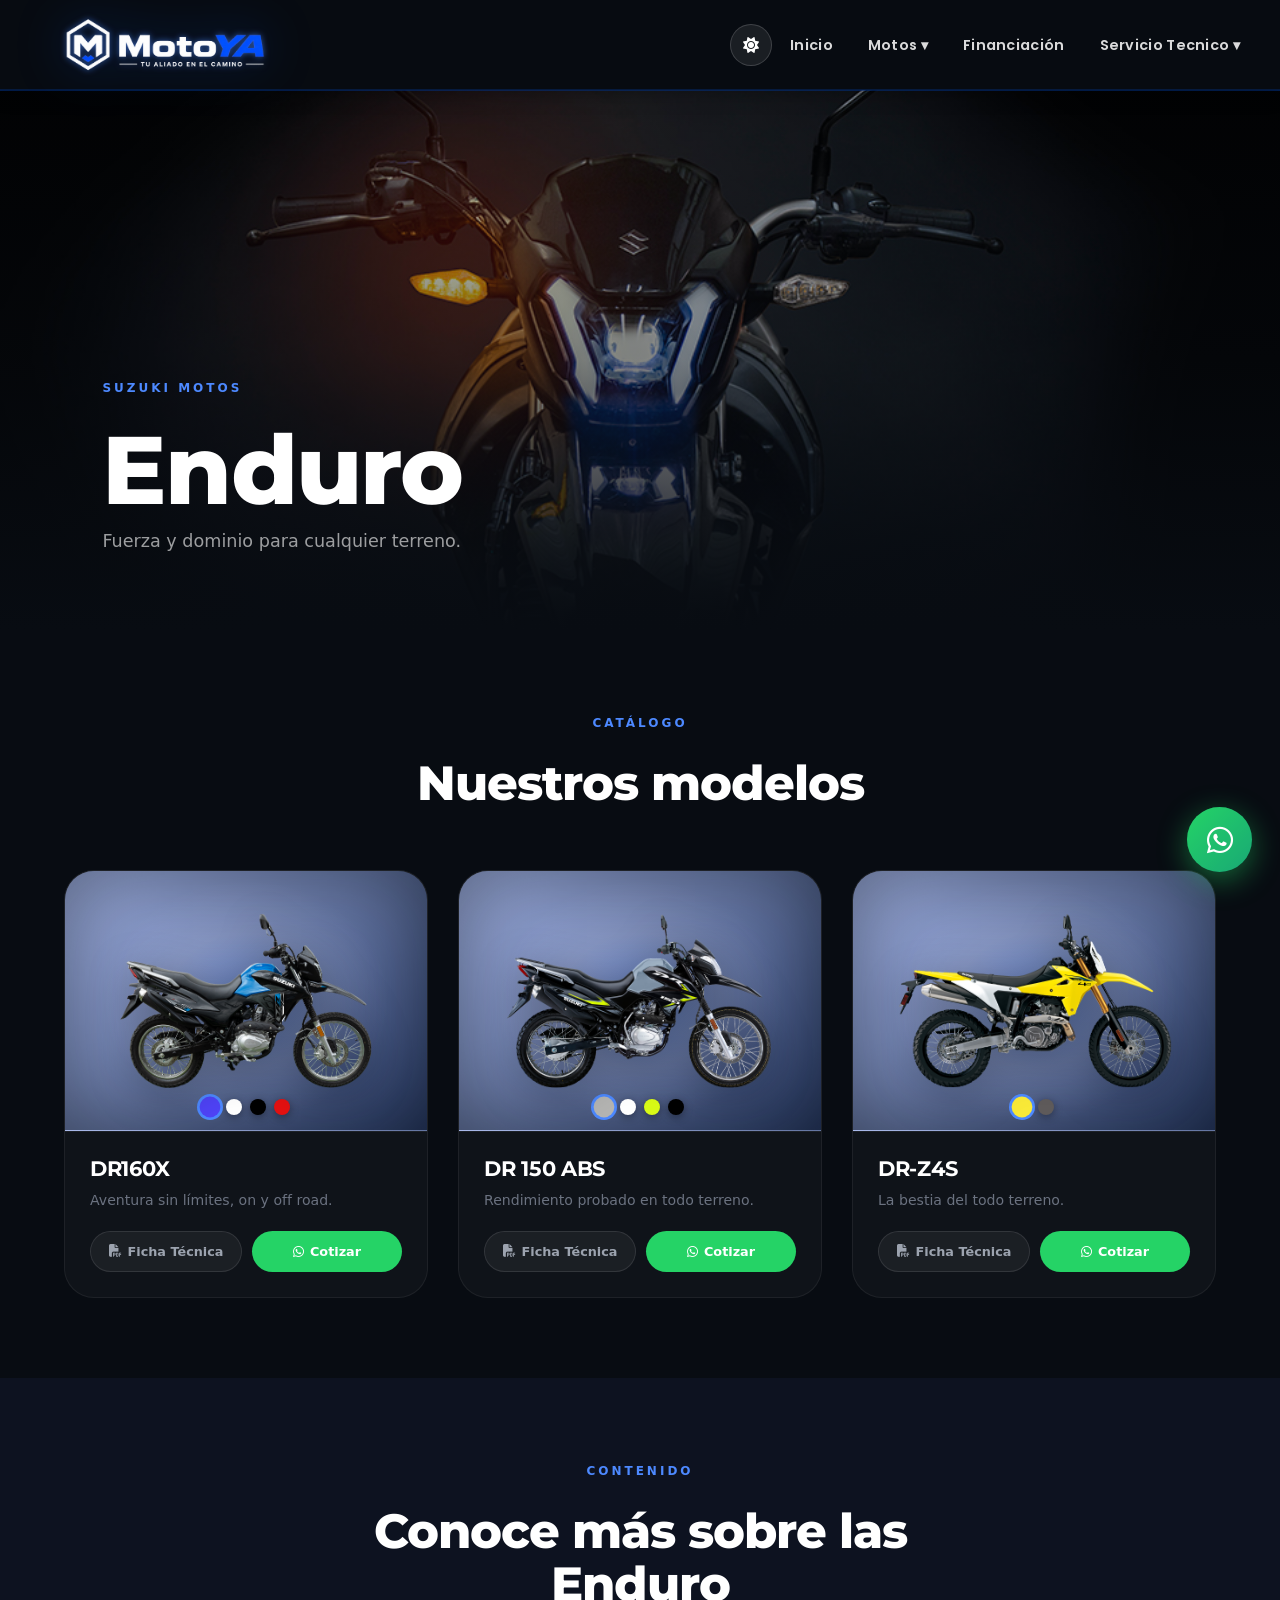
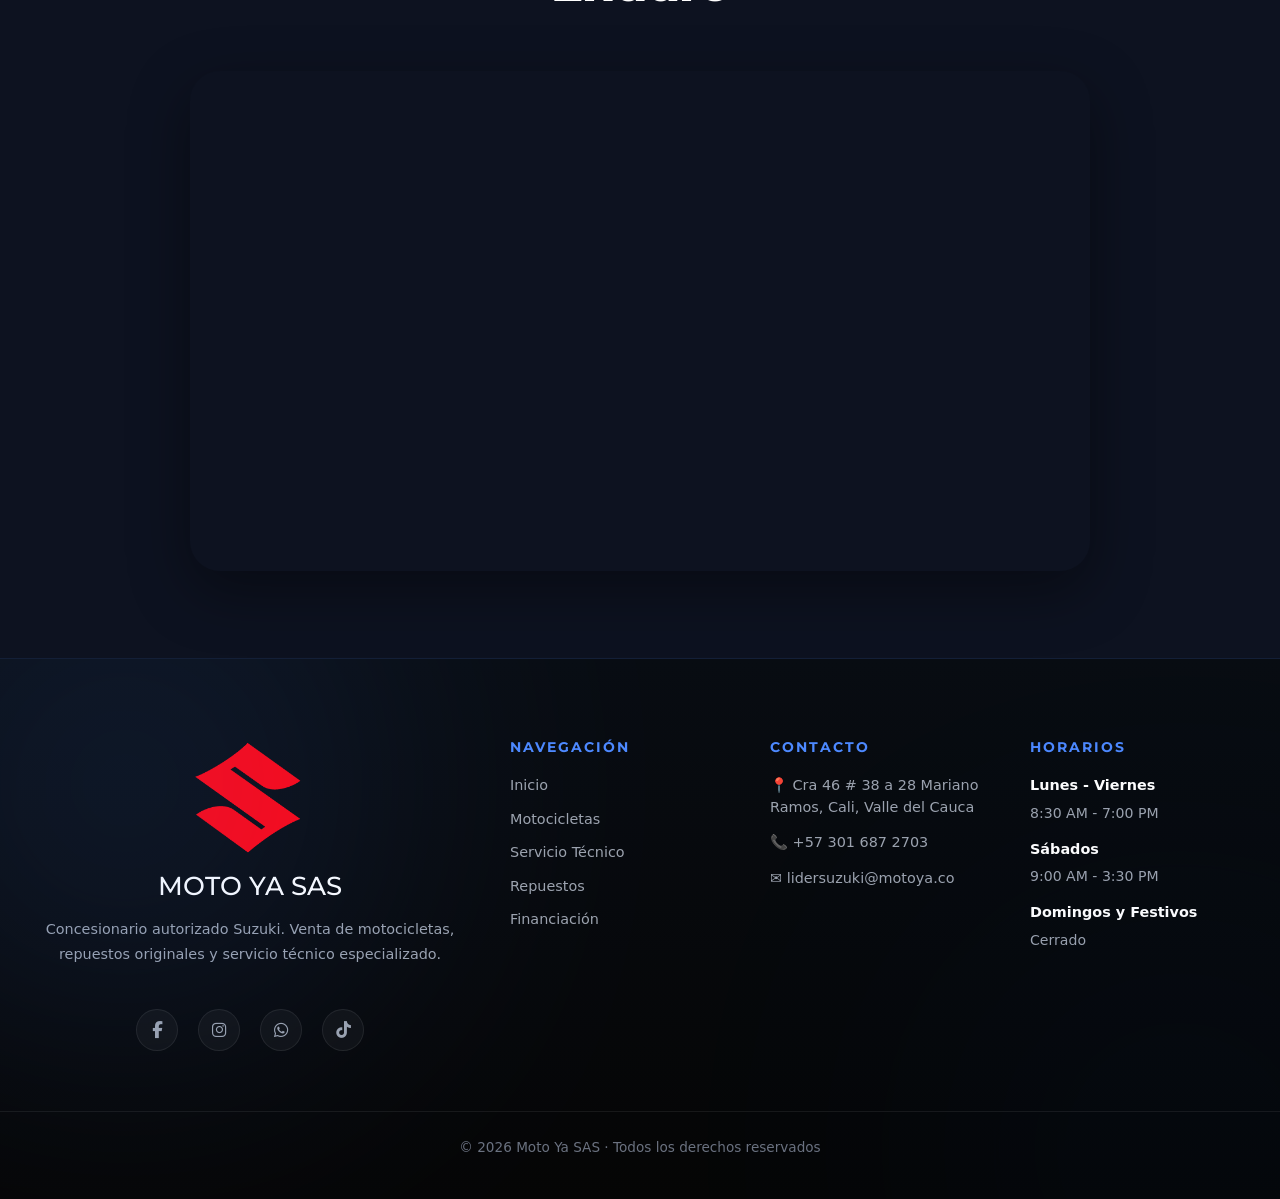
<file: ENDURO.HTML>
<!DOCTYPE html>
<html lang="es">
<head>
<meta charset="UTF-8">
<meta name="viewport" content="width=device-width, initial-scale=1.0">
<title>Motos Enduro Suzuki | MotoYa Cali</title>
<meta name="description" content="Motos enduro Suzuki en MotoYa Cali. DR150, DR160X y DRZ para todo terreno. Financiacion disponible y repuestos originales.">
<meta property="og:title" content="Motos Enduro Suzuki | MotoYa Cali">
<meta property="og:description" content="Motos enduro Suzuki en MotoYa Cali. DR150, DR160X y DRZ para todo terreno.">
<meta property="og:image" content="IMG/MOTOYA.png">
<meta property="og:type" content="website">
<link rel="icon" type="image/png" href="IMG/MOTOYAA.png">
<script src="theme.js"></script>
<link rel="stylesheet" href="styles.css">
<link rel="stylesheet" href="https://cdnjs.cloudflare.com/ajax/libs/font-awesome/6.5.2/css/all.min.css">
<link href="https://fonts.googleapis.com/css2?family=Montserrat:wght@300;400;500;600;700;800&display=swap" rel="stylesheet">
<link href="https://fonts.googleapis.com/css2?family=Poppins:wght@300;500;700&display=swap" rel="stylesheet">
<link href="https://cdn.jsdelivr.net/npm/bootstrap@5.3.2/dist/css/bootstrap.min.css" rel="stylesheet">
</head>
<body class="dark-page">

<nav>
    <div class="logos">
        <a href="index.html">
            <img
                src="IMG/MOTOYAWHITE.png"
                data-theme-src-dark="IMG/MOTOYAWHITE.png"
                data-theme-src-light="IMG/MOTOYA.png"
                class="logo"
                alt="MotoYa"
                style="width:250px;height:auto;display:block;"
            >
        </a>
    </div>
    <div class="hamburger" onclick="toggleMenu()">
        <span></span><span></span><span></span>
    </div>
    <ul class="menu" id="mainMenu">
        <li><a href="index.html">Inicio</a></li>
        <li class="dropdown">
            <a href="#">Motos ▾</a>
            <ul class="submenu">
                <li class="submenu-category">Urbanas</li>
                <li><a href="AUTOMATICAS.HTML"><img src="IMG/LOGOAUTOMATICAS.png" style="width:18px;height:18px;object-fit:contain;display:inline-block;vertical-align:middle;"> Automaticas</a></li>
                <li><a href="semiautomaticas.html"><img src="IMG/LOGOAUTOMATICAS.png" style="width:18px;height:18px;object-fit:contain;display:inline-block;vertical-align:middle;"> Semiautomaticas</a></li>
                <li class="submenu-divider"></li>
                <li class="submenu-category">Aventura</li>
                <li><a href="ADVENTURE.HTML"><img src="IMG/LOGOVSTROM.png" style="width:18px;height:18px;object-fit:contain;display:inline-block;vertical-align:middle;"> V-STROM</a></li>
                <li><a href="ENDURO.HTML"><img src="IMG/LOGOENDURO.png" style="width:18px;height:18px;object-fit:contain;display:inline-block;vertical-align:middle;"> Enduro</a></li>
                <li class="submenu-divider"></li>
                <li class="submenu-category">Rendimiento</li>
                <li><a href="SPORT.HTML"><img src="IMG/LOGOSPORT.png" style="width:18px;height:18px;object-fit:contain;display:inline-block;vertical-align:middle;"> Sport</a></li>
                <li><a href="ALTOCC.HTML"><img src="IMG/LOGOALTOCC.png" style="width:18px;height:18px;object-fit:contain;display:inline-block;vertical-align:middle;"> Alto Cilindraje</a></li>
            </ul>
        </li>
        <li><a href="FINANCIACION.HTML">Financiación</a></li>
        <li class="dropdown">
            <a href="#">Servicio Tecnico ▾</a>
            <ul class="submenu">
                <li class="submenu-category">Postventa</li>
                <li><a href="AGENDA.html"><i class="fa-solid fa-calendar"></i> Agendar cita</a></li>
            </ul>
        </li>
    </ul>
</nav>

<section class="cat-hero">
    <div class="cat-hero-bg" style="background-image: url('IMG/DR160XX.jpg')"></div>
    <div class="cat-hero-overlay"></div>
    <div class="cat-hero-content">
        <span class="section-tag">SUZUKI MOTOS</span>
        <h1 class="cat-hero-title">Enduro</h1>
        <p class="cat-hero-subtitle">Fuerza y dominio para cualquier terreno.</p>
    </div>
</section>

<section class="cat-section">
    <div class="section-header reveal">
        <span class="section-tag">CATÁLOGO</span>
        <h2>Nuestros modelos</h2>
    </div>
    <div class="motos-grid">

        <!-- DR160X -->
        <div class="moto-card reveal">
            <div class="moto-img-wrapper">
                <img src="IMG/DR160XAZ.png" class="moto-img active" id="DR160XAZ" alt="DR160X Azul">
                <img loading="lazy" src="IMG/DR160XBL.png" class="moto-img" id="DR160XBL" alt="DR160X Blanca">
                <img loading="lazy" src="IMG/DR160XNG.png" class="moto-img" id="DR160XNG" alt="DR160X Negra">
                <img loading="lazy" src="IMG/DR160XRJ.png" class="moto-img" id="DR160XRJ" alt="DR160X Roja">
                <div class="color-dots">
                    <span class="dot active" style="background:#4f43f7;" onclick="changeColor('DR160XAZ', this)"></span>
                    <span class="dot" style="background:#ffffff;border:1px solid rgba(255,255,255,0.3);" onclick="changeColor('DR160XBL', this)"></span>
                    <span class="dot" style="background:#000000;" onclick="changeColor('DR160XNG', this)"></span>
                    <span class="dot" style="background:#e41111;" onclick="changeColor('DR160XRJ', this)"></span>
                </div>
            </div>
            <div class="moto-info">
                <h3>DR160X</h3>
                <p>Aventura sin límites, on y off road.</p>
                <div class="moto-btns">
                    <a href="PDF/DR160X.pdf" download class="btn-ficha" target="_blank"><i class="fa-solid fa-file-pdf"></i> Ficha Técnica</a>
                    <button onclick="whatsapp()" class="btn-cotiza"><i class="fab fa-whatsapp"></i> Cotizar</button>
                </div>
            </div>
        </div>

        <!-- DR 150 ABS -->
        <div class="moto-card reveal">
            <div class="moto-img-wrapper">
                <img src="IMG/DR150GRIS.png" class="moto-img active" id="DR150GRIS" alt="DR150 Gris">
                <img loading="lazy" src="IMG/DR150BL.png" class="moto-img" id="DR150BL" alt="DR150 Blanca">
                <img loading="lazy" src="IMG/DR150AMA.png" class="moto-img" id="DR150AMA" alt="DR150 Amarilla">
                <img loading="lazy" src="IMG/DR150NG.png" class="moto-img" id="DR150NG" alt="DR150 Negra">
                <div class="color-dots">
                    <span class="dot active" style="background:#b5b5b3;" onclick="changeColor('DR150GRIS', this)"></span>
                    <span class="dot" style="background:#ffffff;border:1px solid rgba(255,255,255,0.3);" onclick="changeColor('DR150BL', this)"></span>
                    <span class="dot" style="background:#d8fa16;" onclick="changeColor('DR150AMA', this)"></span>
                    <span class="dot" style="background:#000000;" onclick="changeColor('DR150NG', this)"></span>
                </div>
            </div>
            <div class="moto-info">
                <h3>DR 150 ABS</h3>
                <p>Rendimiento probado en todo terreno.</p>
                <div class="moto-btns">
                    <a href="PDF/DR150.pdf" download class="btn-ficha" target="_blank"><i class="fa-solid fa-file-pdf"></i> Ficha Técnica</a>
                    <button onclick="whatsapp()" class="btn-cotiza"><i class="fab fa-whatsapp"></i> Cotizar</button>
                </div>
            </div>
        </div>

        <!-- DR-Z4S -->
        <div class="moto-card reveal">
            <div class="moto-img-wrapper">
                <img src="IMG/DRZ4AMA.png" class="moto-img active" id="DRZ4AMA" alt="DRZ4 Amarilla">
                <img loading="lazy" src="IMG/DRZ4GR.png" class="moto-img" id="DRZ4GR" alt="DRZ4 Gris">
                <div class="color-dots">
                    <span class="dot active" style="background:#f9e938;" onclick="changeColor('DRZ4AMA', this)"></span>
                    <span class="dot" style="background:#5e5a5a;" onclick="changeColor('DRZ4GR', this)"></span>
                </div>
            </div>
            <div class="moto-info">
                <h3>DR-Z4S</h3>
                <p>La bestia del todo terreno.</p>
                <div class="moto-btns">
                    <a href="PDF/DRZ4S.pdf" download class="btn-ficha" target="_blank"><i class="fa-solid fa-file-pdf"></i> Ficha Técnica</a>
                    <button onclick="whatsapp()" class="btn-cotiza"><i class="fab fa-whatsapp"></i> Cotizar</button>
                </div>
            </div>
        </div>

    </div>
</section>

<section class="cat-video-section reveal">
    <div class="section-header">
        <span class="section-tag">CONTENIDO</span>
        <h2>Conoce más sobre las Enduro</h2>
    </div>
    <div class="cat-video-wrapper">
        <iframe src="https://www.youtube.com/embed/gcYODUJ7Q8Y?si=-87t2mKqwiOU6N1n" title="YouTube video" frameborder="0" allowfullscreen></iframe>
    </div>
</section>

<footer class="premium-footer">
    <div class="footer-container">
        <div class="footer-brand">
            <img src="IMG/SUZUKILG.png" alt="Suzuki">
            <h2>MOTO YA SAS</h2>
            <p>Concesionario autorizado Suzuki. Venta de motocicletas, repuestos originales y servicio técnico especializado.</p>
            <div class="social-icons">
                <a href="https://www.facebook.com/share/191LvK5sGn/"><i class="fab fa-facebook-f"></i></a>
                <a href="https://www.instagram.com/somosmotoya"><i class="fab fa-instagram"></i></a>
                <a href="https://wa.me/573016872703"><i class="fab fa-whatsapp"></i></a>
                <a href="https://www.tiktok.com/@somosmotoya"><i class="fab fa-tiktok"></i></a>
            </div>
        </div>
        <div class="footer-links">
            <h3>Navegación</h3>
            <a href="index.html">Inicio</a>
            <a href="AUTOMATICAS.HTML">Motocicletas</a>
            <a href="AGENDA.html">Servicio Técnico</a>
            <a href="#">Repuestos</a>
            <a href="FINANCIACION.HTML">Financiación</a>
        </div>
        <div class="footer-contact">
            <h3>Contacto</h3>
            <p>📍 Cra 46 # 38 a 28 Mariano Ramos, Cali, Valle del Cauca</p>
            <p>📞 +57 301 687 2703</p>
            <p>✉ lidersuzuki@motoya.co</p>
        </div>
        <div class="footer-hours">
            <h3>Horarios</h3>
            <p>Lunes - Viernes</p>
            <span>8:30 AM - 7:00 PM</span>
            <p>Sábados</p>
            <span>9:00 AM - 3:30 PM</span>
            <p>Domingos y Festivos</p>
            <span>Cerrado</span>
        </div>
    </div>
    <div class="footer-bottom">
        <p>© 2026 Moto Ya SAS · Todos los derechos reservados</p>
    </div>
</footer>

<a href="https://wa.me/573016872703" class="whatsapp-float" target="_blank">
    <i class="fab fa-whatsapp"></i>
</a>

<script src="https://cdn.jsdelivr.net/npm/bootstrap@5.3.2/dist/js/bootstrap.bundle.min.js"></script>
<script src="submenu-mobile.js"></script>

<script>
function toggleMenu() { document.getElementById('mainMenu').classList.toggle('active'); }
function whatsapp() { window.open("https://wa.me/573016872703", "_blank"); }
function changeColor(id, dot) {
    const wrapper = dot.closest('.moto-img-wrapper');
    wrapper.querySelectorAll('.moto-img').forEach(img => img.classList.remove('active'));
    wrapper.querySelectorAll('.dot').forEach(d => d.classList.remove('active'));
    document.getElementById(id).classList.add('active');
    dot.classList.add('active');
}
const observer = new IntersectionObserver((entries) => {
    entries.forEach(e => { if (e.isIntersecting) e.target.classList.add('visible'); });
}, { threshold: 0.1 });
document.querySelectorAll('.reveal').forEach(el => observer.observe(el));
window.addEventListener('scroll', () => {
    const nav = document.querySelector('nav');
    if (window.scrollY > 50) nav.classList.add('scrolled');
    else nav.classList.remove('scrolled');
});
</script>
</body>
</html>
</file>
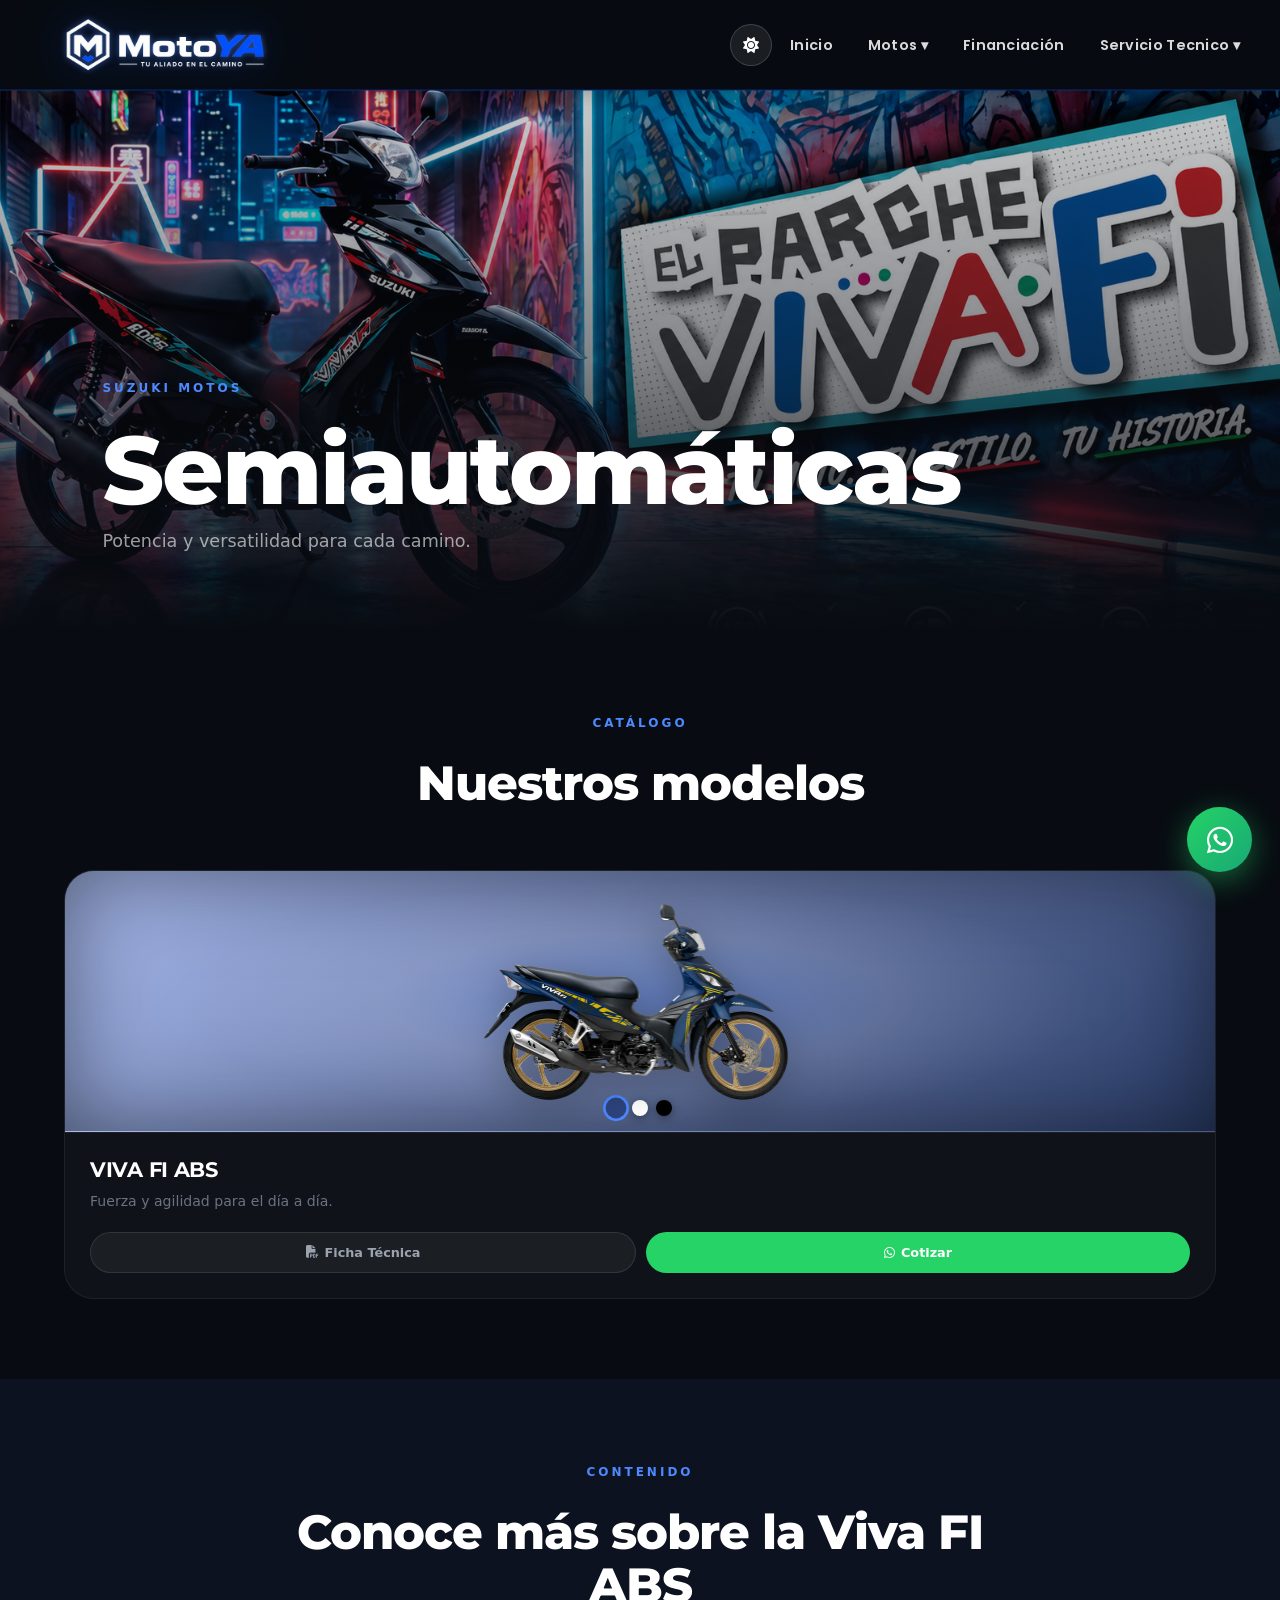
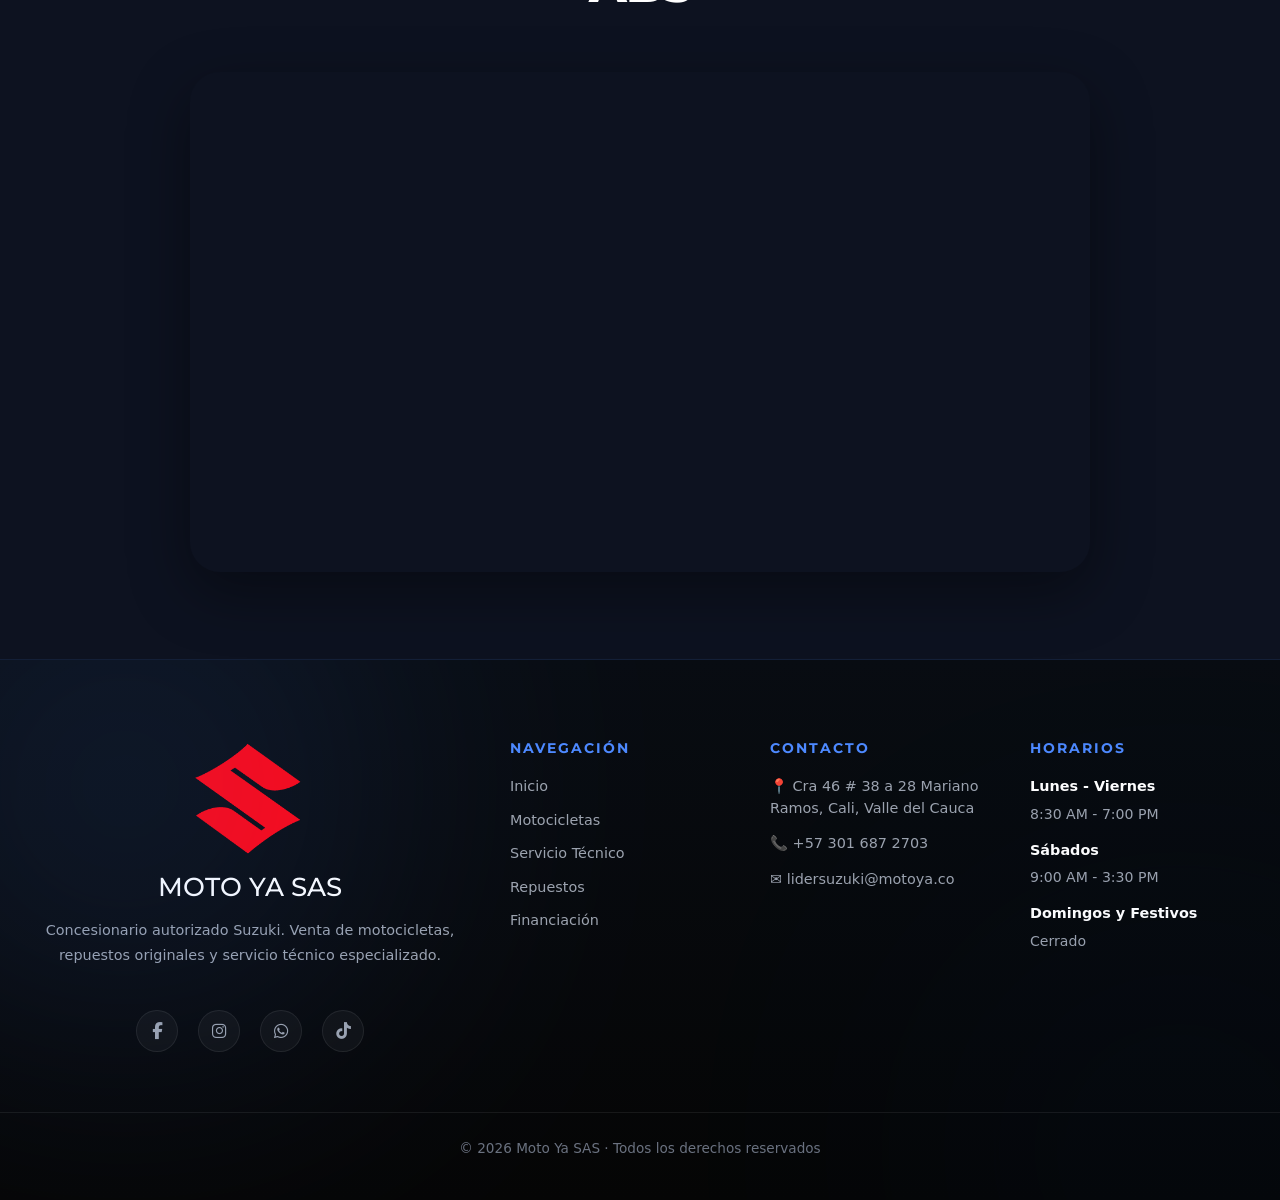
<file: semiautomaticas.html>
<!DOCTYPE html>
<html lang="es">
<head>
<meta charset="UTF-8">
<meta name="viewport" content="width=device-width, initial-scale=1.0">
<title>Motos Semiautomaticas Suzuki | MotoYa Cali</title>
<meta name="description" content="Motos semiautomaticas Suzuki en MotoYa Cali. GN125, GN160, Viva FI y mas modelos disponibles con servicio tecnico especializado.">
<meta property="og:title" content="Motos Semiautomaticas Suzuki | MotoYa Cali">
<meta property="og:description" content="Motos semiautomaticas Suzuki en MotoYa Cali. GN125, GN160, Viva FI y mas modelos disponibles con servicio tecnico especializado.">
<meta property="og:image" content="IMG/MOTOYA.png">
<meta property="og:type" content="website">
<link rel="icon" type="image/png" href="IMG/MOTOYAA.png">
<script src="theme.js"></script>
<link rel="stylesheet" href="styles.css">
<link rel="stylesheet" href="https://cdnjs.cloudflare.com/ajax/libs/font-awesome/6.5.2/css/all.min.css">
<link href="https://fonts.googleapis.com/css2?family=Montserrat:wght@300;400;500;600;700;800&display=swap" rel="stylesheet">
<link href="https://fonts.googleapis.com/css2?family=Poppins:wght@300;500;700&display=swap" rel="stylesheet">
<link href="https://cdn.jsdelivr.net/npm/bootstrap@5.3.2/dist/css/bootstrap.min.css" rel="stylesheet">
</head>
<body class="dark-page">

<nav>
    <div class="logos">
        <a href="index.html">
            <img
                src="IMG/MOTOYAWHITE.png"
                data-theme-src-dark="IMG/MOTOYAWHITE.png"
                data-theme-src-light="IMG/MOTOYA.png"
                class="logo"
                alt="MotoYa"
                style="width:250px;height:auto;display:block;"
            >
        </a>
    </div>
    <div class="hamburger" onclick="toggleMenu()">
        <span></span><span></span><span></span>
    </div>
    <ul class="menu" id="mainMenu">
        <li><a href="index.html">Inicio</a></li>
        <li class="dropdown">
            <a href="#">Motos ▾</a>
            <ul class="submenu">
                <li class="submenu-category">Urbanas</li>
                <li><a href="AUTOMATICAS.HTML"><img src="IMG/LOGOAUTOMATICAS.png" style="width:18px;height:18px;object-fit:contain;display:inline-block;vertical-align:middle;"> Automaticas</a></li>
                <li><a href="semiautomaticas.html"><img src="IMG/LOGOAUTOMATICAS.png" style="width:18px;height:18px;object-fit:contain;display:inline-block;vertical-align:middle;"> Semiautomaticas</a></li>
                <li class="submenu-divider"></li>
                <li class="submenu-category">Aventura</li>
                <li><a href="ADVENTURE.HTML"><img src="IMG/LOGOVSTROM.png" style="width:18px;height:18px;object-fit:contain;display:inline-block;vertical-align:middle;"> V-STROM</a></li>
                <li><a href="ENDURO.HTML"><img src="IMG/LOGOENDURO.png" style="width:18px;height:18px;object-fit:contain;display:inline-block;vertical-align:middle;"> Enduro</a></li>
                <li class="submenu-divider"></li>
                <li class="submenu-category">Rendimiento</li>
                <li><a href="SPORT.HTML"><img src="IMG/LOGOSPORT.png" style="width:18px;height:18px;object-fit:contain;display:inline-block;vertical-align:middle;"> Sport</a></li>
                <li><a href="ALTOCC.HTML"><img src="IMG/LOGOALTOCC.png" style="width:18px;height:18px;object-fit:contain;display:inline-block;vertical-align:middle;"> Alto Cilindraje</a></li>
            </ul>
        </li>
        <li><a href="FINANCIACION.HTML">Financiación</a></li>
        <li class="dropdown">
            <a href="#">Servicio Tecnico ▾</a>
            <ul class="submenu">
                <li class="submenu-category">Postventa</li>
                <li><a href="AGENDA.html"><i class="fa-solid fa-calendar"></i> Agendar cita</a></li>
            </ul>
        </li>
    </ul>
</nav>

<section class="cat-hero">
    <div class="cat-hero-bg" style="background-image: url('IMG/BANNERVIVA.png')"></div>
    <div class="cat-hero-overlay"></div>
    <div class="cat-hero-content">
        <span class="section-tag">SUZUKI MOTOS</span>
        <h1 class="cat-hero-title">Semiautomáticas</h1>
        <p class="cat-hero-subtitle">Potencia y versatilidad para cada camino.</p>
    </div>
</section>

<section class="cat-section">
    <div class="section-header reveal">
        <span class="section-tag">CATÁLOGO</span>
        <h2>Nuestros modelos</h2>
    </div>
    <div class="motos-grid">

        <!-- VIVA FI ABS -->
        <div class="moto-card reveal">
            <div class="moto-img-wrapper">
                <img src="IMG/vivafiazul.png" class="moto-img active" id="VIVA-AZUL" alt="Viva FI Azul">
                <img loading="lazy" src="IMG/vivafiblanca.png" class="moto-img" id="VIVA-BLANCA" alt="Viva FI Blanca">
                <img loading="lazy" src="IMG/vivafinegra.png" class="moto-img" id="VIVA-NEGRA" alt="Viva FI Negra">
                <div class="color-dots">
                    <span class="dot active" style="background:#2e437e;" onclick="changeColor('VIVA-AZUL', this)"></span>
                    <span class="dot" style="background:#ffffff;border:1px solid rgba(255,255,255,0.3);" onclick="changeColor('VIVA-BLANCA', this)"></span>
                    <span class="dot" style="background:#000000;" onclick="changeColor('VIVA-NEGRA', this)"></span>
                </div>
            </div>
            <div class="moto-info">
                <h3>VIVA FI ABS</h3>
                <p>Fuerza y agilidad para el día a día.</p>
                <div class="moto-btns">
                    <a href="PDF/VIVA FI.pdf" download class="btn-ficha" target="_blank"><i class="fa-solid fa-file-pdf"></i> Ficha Técnica</a>
                    <button onclick="whatsapp()" class="btn-cotiza"><i class="fab fa-whatsapp"></i> Cotizar</button>
                </div>
            </div>
        </div>

    </div>
</section>

<section class="cat-video-section reveal">
    <div class="section-header">
        <span class="section-tag">CONTENIDO</span>
        <h2>Conoce más sobre la Viva FI ABS</h2>
    </div>
    <div class="cat-video-wrapper">
        <iframe src="https://www.youtube.com/embed/WvgTOukrSAM?si=1cia7G8Ja6ljnp-i" title="YouTube video" frameborder="0" allowfullscreen></iframe>
    </div>
</section>

<footer class="premium-footer">
    <div class="footer-container">
        <div class="footer-brand">
            <img src="IMG/SUZUKILG.png" alt="Suzuki">
            <h2>MOTO YA SAS</h2>
            <p>Concesionario autorizado Suzuki. Venta de motocicletas, repuestos originales y servicio técnico especializado.</p>
            <div class="social-icons">
                <a href="https://www.facebook.com/share/191LvK5sGn/"><i class="fab fa-facebook-f"></i></a>
                <a href="https://www.instagram.com/somosmotoya"><i class="fab fa-instagram"></i></a>
                <a href="https://wa.me/573016872703"><i class="fab fa-whatsapp"></i></a>
                <a href="https://www.tiktok.com/@somosmotoya"><i class="fab fa-tiktok"></i></a>
            </div>
        </div>
        <div class="footer-links">
            <h3>Navegación</h3>
            <a href="index.html">Inicio</a>
            <a href="AUTOMATICAS.HTML">Motocicletas</a>
            <a href="AGENDA.html">Servicio Técnico</a>
            <a href="#">Repuestos</a>
            <a href="FINANCIACION.HTML">Financiación</a>
        </div>
        <div class="footer-contact">
            <h3>Contacto</h3>
            <p>📍 Cra 46 # 38 a 28 Mariano Ramos, Cali, Valle del Cauca</p>
            <p>📞 +57 301 687 2703</p>
            <p>✉ lidersuzuki@motoya.co</p>
        </div>
        <div class="footer-hours">
            <h3>Horarios</h3>
            <p>Lunes - Viernes</p>
            <span>8:30 AM - 7:00 PM</span>
            <p>Sábados</p>
            <span>9:00 AM - 3:30 PM</span>
            <p>Domingos y Festivos</p>
            <span>Cerrado</span>
        </div>
    </div>
    <div class="footer-bottom">
        <p>© 2026 Moto Ya SAS · Todos los derechos reservados</p>
    </div>
</footer>

<a href="https://wa.me/573016872703" class="whatsapp-float" target="_blank">
    <i class="fab fa-whatsapp"></i>
</a>

<script src="https://cdn.jsdelivr.net/npm/bootstrap@5.3.2/dist/js/bootstrap.bundle.min.js"></script>
<script src="submenu-mobile.js"></script>

<script>
function toggleMenu() { document.getElementById('mainMenu').classList.toggle('active'); }
function whatsapp() { window.open("https://wa.me/573016872703", "_blank"); }
function changeColor(id, dot) {
    const wrapper = dot.closest('.moto-img-wrapper');
    wrapper.querySelectorAll('.moto-img').forEach(img => img.classList.remove('active'));
    wrapper.querySelectorAll('.dot').forEach(d => d.classList.remove('active'));
    document.getElementById(id).classList.add('active');
    dot.classList.add('active');
}
const observer = new IntersectionObserver((entries) => {
    entries.forEach(e => { if (e.isIntersecting) e.target.classList.add('visible'); });
}, { threshold: 0.1 });
document.querySelectorAll('.reveal').forEach(el => observer.observe(el));
window.addEventListener('scroll', () => {
    const nav = document.querySelector('nav');
    if (window.scrollY > 50) nav.classList.add('scrolled');
    else nav.classList.remove('scrolled');
});
</script>
</body>
</html>
</file>
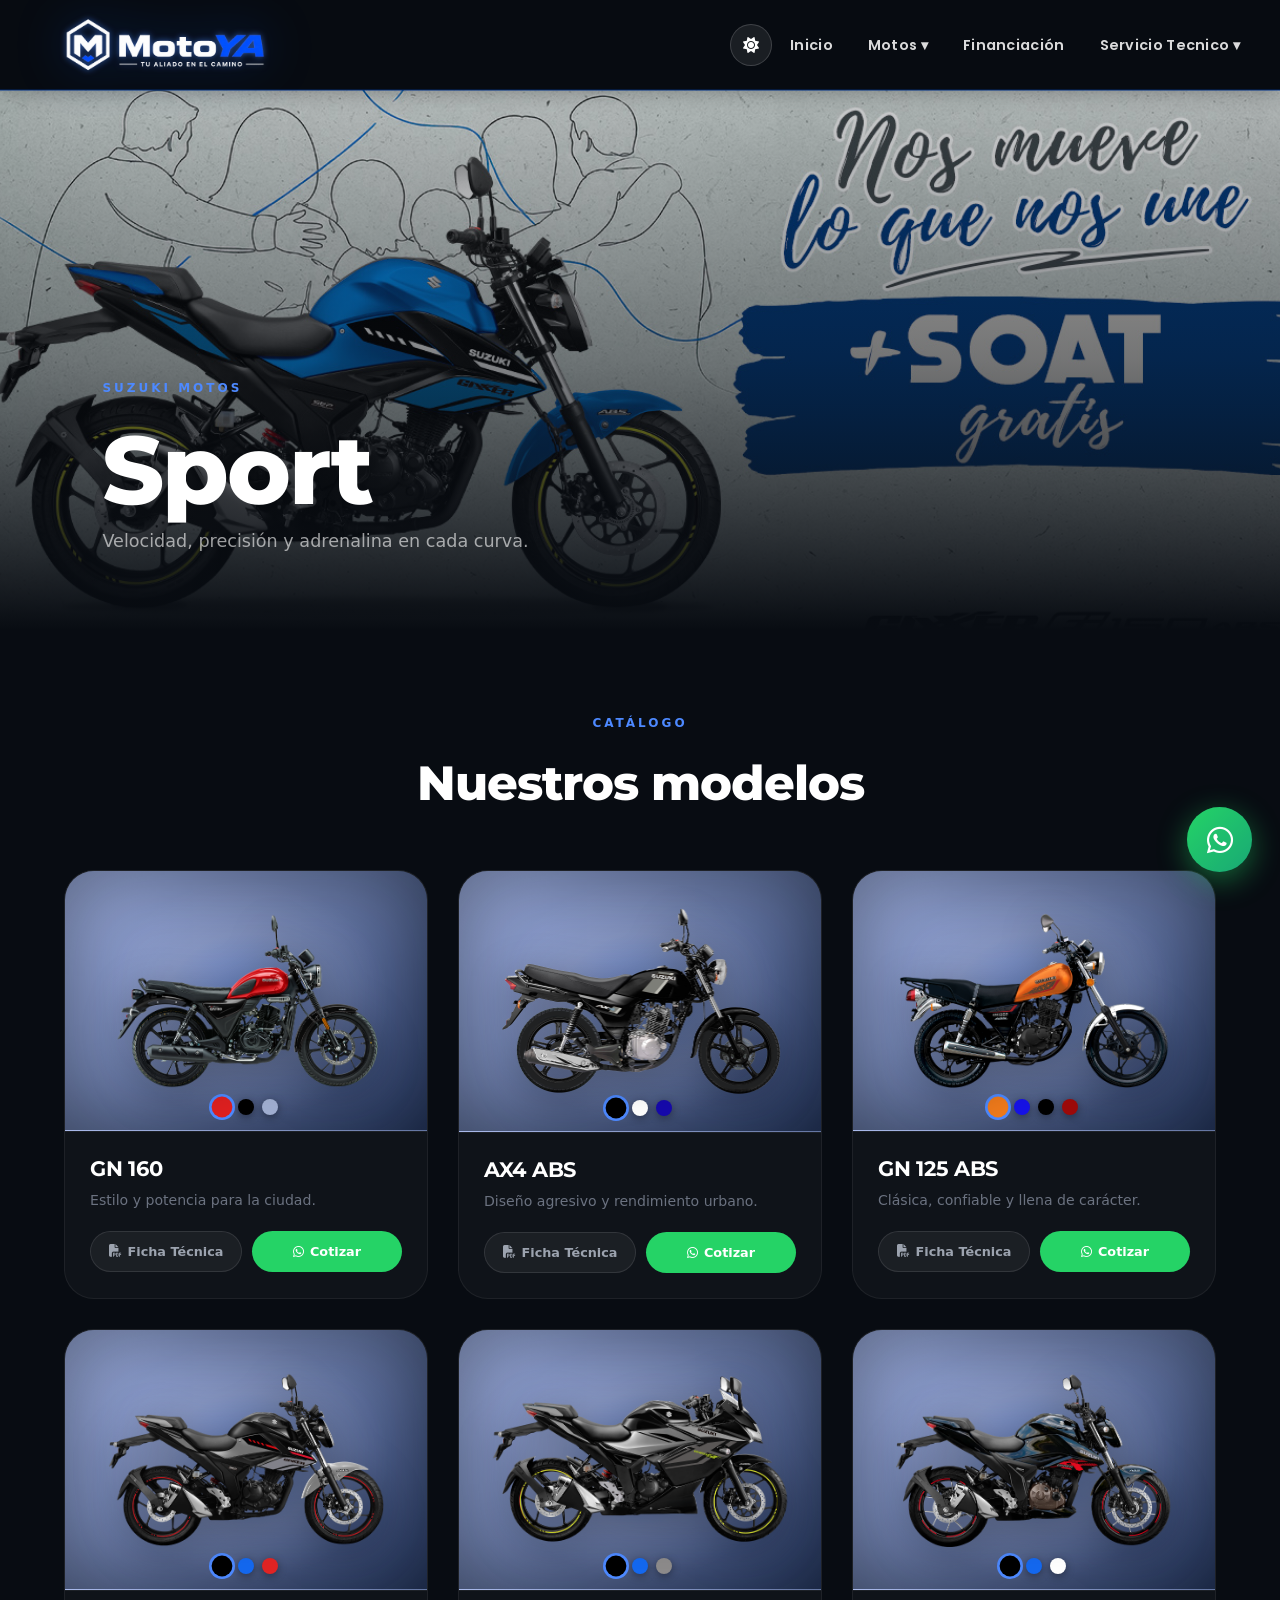
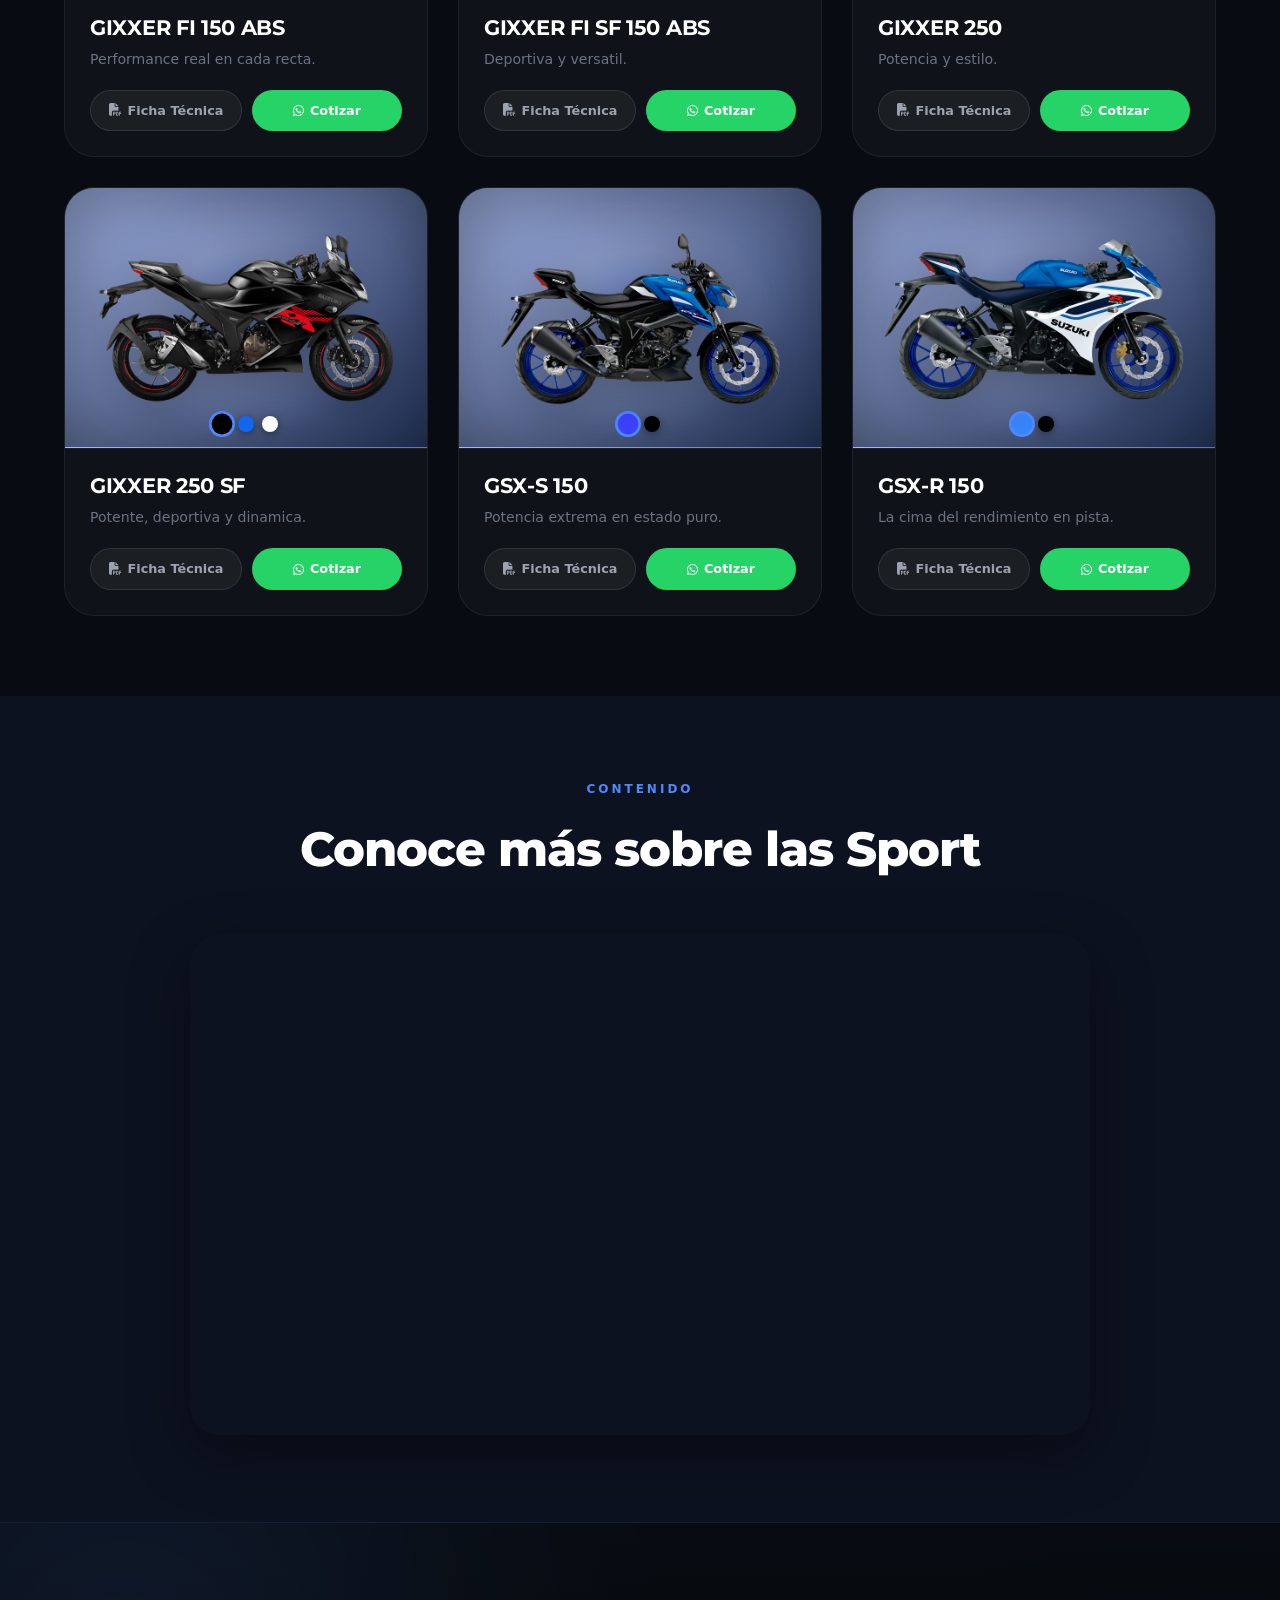
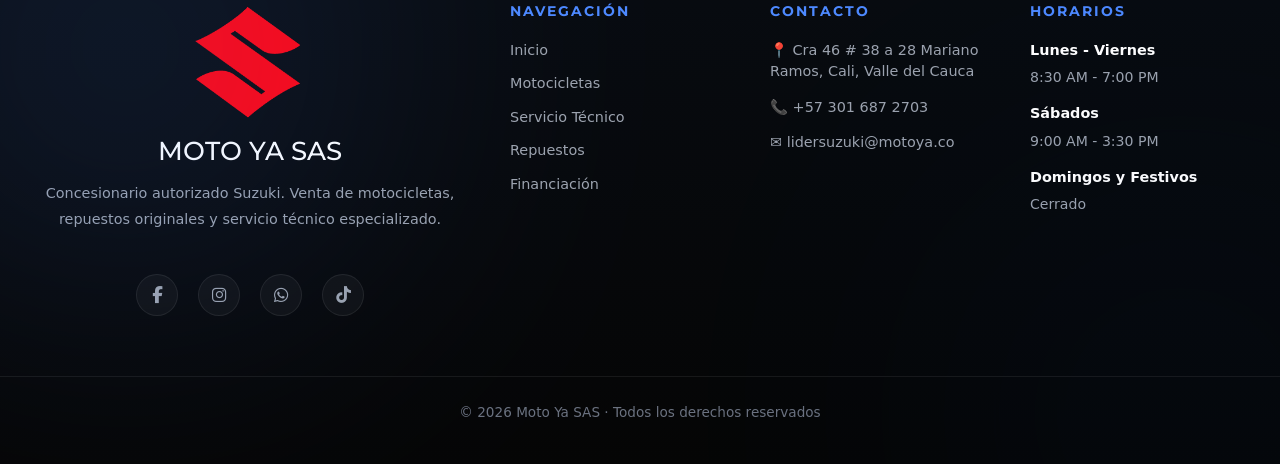
<file: SPORT.HTML>
<!DOCTYPE html>
<html lang="es">
<head>
<meta charset="UTF-8">
<meta name="viewport" content="width=device-width, initial-scale=1.0">
<title>Motos Sport Suzuki | MotoYa Cali</title>
<meta name="description" content="Motos sport Suzuki en MotoYa Cali. Gixxer 150, GSX-S150, GSX-R150 y mas. Potencia y diseno para los apasionados de la velocidad.">
<meta property="og:title" content="Motos Sport Suzuki | MotoYa Cali">
<meta property="og:description" content="Motos sport Suzuki en MotoYa Cali. Gixxer 150, GSX-S150, GSX-R150 y mas.">
<meta property="og:image" content="IMG/MOTOYA.png">
<meta property="og:type" content="website">
<link rel="icon" type="image/png" href="IMG/MOTOYAA.png">
<script src="theme.js"></script>
<link rel="stylesheet" href="styles.css">
<link rel="stylesheet" href="https://cdnjs.cloudflare.com/ajax/libs/font-awesome/6.5.2/css/all.min.css">
<link href="https://fonts.googleapis.com/css2?family=Montserrat:wght@300;400;500;600;700;800&display=swap" rel="stylesheet">
<link href="https://fonts.googleapis.com/css2?family=Poppins:wght@300;500;700&display=swap" rel="stylesheet">
<link href="https://cdn.jsdelivr.net/npm/bootstrap@5.3.2/dist/css/bootstrap.min.css" rel="stylesheet">
</head>
<body class="dark-page">

<nav>
    <div class="logos">
        <a href="index.html">
            <img
                src="IMG/MOTOYAWHITE.png"
                data-theme-src-dark="IMG/MOTOYAWHITE.png"
                data-theme-src-light="IMG/MOTOYA.png"
                class="logo"
                alt="MotoYa"
                style="width:250px;height:auto;display:block;"
            >
        </a>
    </div>
    <div class="hamburger" onclick="toggleMenu()">
        <span></span><span></span><span></span>
    </div>
    <ul class="menu" id="mainMenu">
        <li><a href="index.html">Inicio</a></li>
        <li class="dropdown">
            <a href="#">Motos ▾</a>
            <ul class="submenu">
                <li class="submenu-category">Urbanas</li>
                <li><a href="AUTOMATICAS.HTML"><img src="IMG/LOGOAUTOMATICAS.png" style="width:18px;height:18px;object-fit:contain;display:inline-block;vertical-align:middle;"> Automaticas</a></li>
                <li><a href="semiautomaticas.html"><img src="IMG/LOGOAUTOMATICAS.png" style="width:18px;height:18px;object-fit:contain;display:inline-block;vertical-align:middle;"> Semiautomaticas</a></li>
                <li class="submenu-divider"></li>
                <li class="submenu-category">Aventura</li>
                <li><a href="ADVENTURE.HTML"><img src="IMG/LOGOVSTROM.png" style="width:18px;height:18px;object-fit:contain;display:inline-block;vertical-align:middle;"> V-STROM</a></li>
                <li><a href="ENDURO.HTML"><img src="IMG/LOGOENDURO.png" style="width:18px;height:18px;object-fit:contain;display:inline-block;vertical-align:middle;"> Enduro</a></li>
                <li class="submenu-divider"></li>
                <li class="submenu-category">Rendimiento</li>
                <li><a href="SPORT.HTML"><img src="IMG/LOGOSPORT.png" style="width:18px;height:18px;object-fit:contain;display:inline-block;vertical-align:middle;"> Sport</a></li>
                <li><a href="ALTOCC.HTML"><img src="IMG/LOGOALTOCC.png" style="width:18px;height:18px;object-fit:contain;display:inline-block;vertical-align:middle;"> Alto Cilindraje</a></li>
            </ul>
        </li>
        <li><a href="FINANCIACION.HTML">Financiación</a></li>
        <li class="dropdown">
            <a href="#">Servicio Tecnico ▾</a>
            <ul class="submenu">
                <li class="submenu-category">Postventa</li>
                <li><a href="AGENDA.html"><i class="fa-solid fa-calendar"></i> Agendar cita</a></li>
            </ul>
        </li>
    </ul>
</nav>

<section class="cat-hero">
    <div class="cat-hero-bg" style="background-image: url('IMG/BANNERGIXOCT.jpg')"></div>
    <div class="cat-hero-overlay"></div>
    <div class="cat-hero-content">
        <span class="section-tag">SUZUKI MOTOS</span>
        <h1 class="cat-hero-title">Sport</h1>
        <p class="cat-hero-subtitle">Velocidad, precisión y adrenalina en cada curva.</p>
    </div>
</section>

<section class="cat-section">
    <div class="section-header reveal">
        <span class="section-tag">CATÁLOGO</span>
        <h2>Nuestros modelos</h2>
    </div>
    <div class="motos-grid">

        <!-- GN 160 -->
        <div class="moto-card reveal">
            <div class="moto-img-wrapper">
                <img src="IMG/GN160RJ.png" class="moto-img active" id="GN160RJ" alt="GN160 Roja">
                <img loading="lazy" src="IMG/GN160NG.png" class="moto-img" id="GN160NG" alt="GN160 Negra">
                <img loading="lazy" src="IMG/GN160GR.png" class="moto-img" id="GN160GR" alt="GN160 Gris">
                <div class="color-dots">
                    <span class="dot active" style="background:#df2020;" onclick="changeColor('GN160RJ', this)"></span>
                    <span class="dot" style="background:#000000;" onclick="changeColor('GN160NG', this)"></span>
                    <span class="dot" style="background:#a0aed0;" onclick="changeColor('GN160GR', this)"></span>
                </div>
            </div>
            <div class="moto-info">
                <h3>GN 160</h3>
                <p>Estilo y potencia para la ciudad.</p>
                <div class="moto-btns">
                    <a href="PDF/GN160.pdf" download class="btn-ficha" target="_blank"><i class="fa-solid fa-file-pdf"></i> Ficha Técnica</a>
                    <button onclick="whatsapp()" class="btn-cotiza"><i class="fab fa-whatsapp"></i> Cotizar</button>
                </div>
            </div>
        </div>

        <!-- AX4 ABS -->
        <div class="moto-card reveal">
            <div class="moto-img-wrapper">
                <img src="IMG/AX4NG.png" class="moto-img active" id="AX4NG" alt="AX4 Negra">
                <img loading="lazy" src="IMG/AX4BL.png" class="moto-img" id="AX4BL" alt="AX4 Blanca">
                <img loading="lazy" src="IMG/AX4AZ.png" class="moto-img" id="AX4AZ" alt="AX4 Azul">
                <div class="color-dots">
                    <span class="dot active" style="background:#000000;" onclick="changeColor('AX4NG', this)"></span>
                    <span class="dot" style="background:#ffffff;border:1px solid rgba(255,255,255,0.3);" onclick="changeColor('AX4BL', this)"></span>
                    <span class="dot" style="background:#1609ab;" onclick="changeColor('AX4AZ', this)"></span>
                </div>
            </div>
            <div class="moto-info">
                <h3>AX4 ABS</h3>
                <p>Diseño agresivo y rendimiento urbano.</p>
                <div class="moto-btns">
                    <a href="PDF/AX4.pdf" download class="btn-ficha" target="_blank"><i class="fa-solid fa-file-pdf"></i> Ficha Técnica</a>
                    <button onclick="whatsapp()" class="btn-cotiza"><i class="fab fa-whatsapp"></i> Cotizar</button>
                </div>
            </div>
        </div>

        <!-- GN 125 ABS -->
        <div class="moto-card reveal">
            <div class="moto-img-wrapper">
                <img src="IMG/GN125NJ.png" class="moto-img active" id="GN125NJ" alt="GN125 Naranja">
                <img loading="lazy" src="IMG/GN125AZ.png" class="moto-img" id="GN125AZ" alt="GN125 Azul">
                <img loading="lazy" src="IMG/GN125NG.png" class="moto-img" id="GN125NG" alt="GN125 Negra">
                <img loading="lazy" src="IMG/GN125RJ.png" class="moto-img" id="GN125RJ" alt="GN125 Roja">
                <div class="color-dots">
                    <span class="dot active" style="background:#ef7a1b;" onclick="changeColor('GN125NJ', this)"></span>
                    <span class="dot" style="background:#1612e6;" onclick="changeColor('GN125AZ', this)"></span>
                    <span class="dot" style="background:#000000;" onclick="changeColor('GN125NG', this)"></span>
                    <span class="dot" style="background:#9d0a0a;" onclick="changeColor('GN125RJ', this)"></span>
                </div>
            </div>
            <div class="moto-info">
                <h3>GN 125 ABS</h3>
                <p>Clásica, confiable y llena de carácter.</p>
                <div class="moto-btns">
                    <a href="PDF/GN125.pdf" download class="btn-ficha" target="_blank"><i class="fa-solid fa-file-pdf"></i> Ficha Técnica</a>
                    <button onclick="whatsapp()" class="btn-cotiza"><i class="fab fa-whatsapp"></i> Cotizar</button>
                </div>
            </div>
        </div>

        <!-- GIXXER FI 150 ABS -->
        <div class="moto-card reveal">
            <div class="moto-img-wrapper">
                <img src="IMG/GIX150NG.png" class="moto-img active" id="GIX150NG" alt="Gixxer Negra">
                <img loading="lazy" src="IMG/GIX150AZ.png" class="moto-img" id="GIX150AZ" alt="Gixxer Azul">
                <img loading="lazy" src="IMG/GIX150RJ.png" class="moto-img" id="GIX150RJ" alt="Gixxer Roja">
                <div class="color-dots">
                    <span class="dot active" style="background:#000000;" onclick="changeColor('GIX150NG', this)"></span>
                    <span class="dot" style="background:#1468ef;" onclick="changeColor('GIX150AZ', this)"></span>
                    <span class="dot" style="background:#e02424;" onclick="changeColor('GIX150RJ', this)"></span>
                </div>
            </div>
            <div class="moto-info">
                <h3>GIXXER FI 150 ABS</h3>
                <p>Performance real en cada recta.</p>
                <div class="moto-btns">
                    <a href="PDF/GIXXER15.pdf" download class="btn-ficha" target="_blank"><i class="fa-solid fa-file-pdf"></i> Ficha Técnica</a>
                    <button onclick="whatsapp()" class="btn-cotiza"><i class="fab fa-whatsapp"></i> Cotizar</button>
                </div>
            </div>
        </div>


        <!-- GIXXER FI 150 SF -->

       <div class="moto-card reveal">
            <div class="moto-img-wrapper">
                <img src="IMG/GIXXERSF15NG.png" class="moto-img active" id="GIX150SFNG" alt="Gixxer Negra">
                <img loading="lazy" src="IMG/GIXXERSF15AZ.png" class="moto-img" id="GIX150SFAZ" alt="Gixxer Azul">
                <img loading="lazy" src="IMG/GIXXERSF15GR.png" class="moto-img" id="GIX150SFGR" alt="Gixxer Gris">
                <div class="color-dots">
                    <span class="dot active" style="background:#000000;" onclick="changeColor('GIX150SFNG', this)"></span>
                    <span class="dot" style="background:#1468ef;" onclick="changeColor('GIX150SFAZ', this)"></span>
                    <span class="dot" style="background:#8c8a8a;" onclick="changeColor('GIX150SFGR', this)"></span>
                </div>
            </div>
            <div class="moto-info">
                <h3>GIXXER FI SF 150 ABS</h3>
                <p>Deportiva y versatil.</p>
                <div class="moto-btns">
                    <a href="PDF/GIXXERSF15.pdf" download class="btn-ficha" target="_blank"><i class="fa-solid fa-file-pdf"></i> Ficha Técnica</a>
                    <button onclick="whatsapp()" class="btn-cotiza"><i class="fab fa-whatsapp"></i> Cotizar</button>
                </div>
            </div>
        </div>
       
       
         <!-- GIXXER 250 -->
        
         <div class="moto-card reveal">
            <div class="moto-img-wrapper">
                <img src="IMG/GIXXER25NG.png" class="moto-img active" id="GIX250NG" alt="Gixxer Negra">
                <img loading="lazy" src="IMG/GIXXER25AZ.png" class="moto-img" id="GIX250AZ" alt="Gixxer Azul">
                <img loading="lazy" src="IMG/GIXXER25BL.png" class="moto-img" id="GIX250BL" alt="Gixxer Blanca">
                <div class="color-dots">
                    <span class="dot active" style="background:#000000;" onclick="changeColor('GIX250NG', this)"></span>
                    <span class="dot" style="background:#1468ef;" onclick="changeColor('GIX250AZ', this)"></span>
                    <span class="dot" style="background:#ffffff;" onclick="changeColor('GIX250BL', this)"></span>
                </div>
            </div>
            <div class="moto-info">
                <h3>GIXXER 250</h3>
                <p>Potencia y estilo.</p>
                <div class="moto-btns">
                    <a href="PDF/GIXXER25.pdf" download class="btn-ficha" target="_blank"><i class="fa-solid fa-file-pdf"></i> Ficha Técnica</a>
                    <button onclick="whatsapp()" class="btn-cotiza"><i class="fab fa-whatsapp"></i> Cotizar</button>
                </div>
            </div>
        </div>
       
       
         <!-- GIXXER 250 SF-->
       
         <div class="moto-card reveal">
            <div class="moto-img-wrapper">
                <img src="IMG/GIXXER25SFNG.png" class="moto-img active" id="GIX250SFNG" alt="Gixxer Negra">
                <img loading="lazy" src="IMG/GIXXER25SFAZ.png" class="moto-img" id="GIX250SFAZ" alt="Gixxer Azul">
                <img loading="lazy" src="IMG/GIXXER25SFBL.png" class="moto-img" id="GIX250SFBL" alt="Gixxer Blanca">
                <div class="color-dots">
                    <span class="dot active" style="background:#000000;" onclick="changeColor('GIX250SFNG', this)"></span>
                    <span class="dot" style="background:#1468ef;" onclick="changeColor('GIX250SFAZ', this)"></span>
                    <span class="dot" style="background:#ffffff;" onclick="changeColor('GIX250SFBL', this)"></span>
                </div>
            </div>
            <div class="moto-info">
                <h3>GIXXER 250 SF</h3>
                <p>Potente, deportiva y dinamica.</p>
                <div class="moto-btns">
                    <a href="PDF/GIXXERSF25.pdf" download class="btn-ficha" target="_blank"><i class="fa-solid fa-file-pdf"></i> Ficha Técnica</a>
                    <button onclick="whatsapp()" class="btn-cotiza"><i class="fab fa-whatsapp"></i> Cotizar</button>
                </div>
            </div>
        </div>
       
        <!-- GSX-S 150 -->
        <div class="moto-card reveal">
            <div class="moto-img-wrapper">
                <img src="IMG/GSXS15AZ.png" class="moto-img active" id="GSXS15AZ" alt="GSX-S 150 Azul">
                <img loading="lazy" src="IMG/GSXS15NG.png" class="moto-img" id="GSXS15NG" alt="GSX-S 150 Negra">
                <div class="color-dots">
                    <span class="dot active" style="background:#3c42fe;" onclick="changeColor('GSXS15AZ', this)"></span>
                    <span class="dot" style="background:#000000;" onclick="changeColor('GSXS15NG', this)"></span>
                </div>
            </div>
            <div class="moto-info">
                <h3>GSX-S 150</h3>
                <p>Potencia extrema en estado puro.</p>
                <div class="moto-btns">
                    <a href="PDF/GSXS.pdf" download class="btn-ficha" target="_blank"><i class="fa-solid fa-file-pdf"></i> Ficha Técnica</a>
                    <button onclick="whatsapp()" class="btn-cotiza"><i class="fab fa-whatsapp"></i> Cotizar</button>
                </div>
            </div>
        </div>


        <!-- GSX-R 150 -->
        <div class="moto-card reveal">
            <div class="moto-img-wrapper">
                <img src="IMG/GSXR15AZ.png" class="moto-img active" id="GSXR15AZ" alt="GSX-R 150 Azul">
                <img loading="lazy" src="IMG/GSXR15NG.png" class="moto-img" id="GSXR15NG" alt="GSX-R 150 Negra">

                <div class="color-dots">
                    <span class="dot active" style="background:#3885f9;" onclick="changeColor('GSXR15AZ', this)"></span>
                    <span class="dot" style="background:#000000;" onclick="changeColor('GSXR15NG', this)"></span>

                </div>
            </div>
            <div class="moto-info">
                <h3>GSX-R 150</h3>
                <p>La cima del rendimiento en pista.</p>
                <div class="moto-btns">
                    <a href="PDF/GSXR.pdf" download class="btn-ficha" target="_blank"><i class="fa-solid fa-file-pdf"></i> Ficha Técnica</a>
                    <button onclick="whatsapp()" class="btn-cotiza"><i class="fab fa-whatsapp"></i> Cotizar</button>
                </div>
            </div>
        </div>

    </div>
</section>

<section class="cat-video-section reveal">
    <div class="section-header">
        <span class="section-tag">CONTENIDO</span>
        <h2>Conoce más sobre las Sport</h2>
    </div>
    <div class="cat-video-wrapper">
        <iframe src="https://www.youtube.com/embed/QKXrYhK0w0g?si=PFc5TKkNSGWlRQfP" title="YouTube video" frameborder="0" allowfullscreen></iframe>
    </div>
</section>

<footer class="premium-footer">
    <div class="footer-container">
        <div class="footer-brand">
            <img src="IMG/SUZUKILG.png" alt="Suzuki">
            <h2>MOTO YA SAS</h2>
            <p>Concesionario autorizado Suzuki. Venta de motocicletas, repuestos originales y servicio técnico especializado.</p>
            <div class="social-icons">
                <a href="https://www.facebook.com/share/191LvK5sGn/"><i class="fab fa-facebook-f"></i></a>
                <a href="https://www.instagram.com/somosmotoya"><i class="fab fa-instagram"></i></a>
                <a href="https://wa.me/573016872703"><i class="fab fa-whatsapp"></i></a>
                <a href="https://www.tiktok.com/@somosmotoya"><i class="fab fa-tiktok"></i></a>
            </div>
        </div>
        <div class="footer-links">
            <h3>Navegación</h3>
            <a href="index.html">Inicio</a>
            <a href="AUTOMATICAS.HTML">Motocicletas</a>
            <a href="AGENDA.html">Servicio Técnico</a>
            <a href="#">Repuestos</a>
            <a href="FINANCIACION.HTML">Financiación</a>
        </div>
        <div class="footer-contact">
            <h3>Contacto</h3>
            <p>📍 Cra 46 # 38 a 28 Mariano Ramos, Cali, Valle del Cauca</p>
            <p>📞 +57 301 687 2703</p>
            <p>✉ lidersuzuki@motoya.co</p>
        </div>
        <div class="footer-hours">
            <h3>Horarios</h3>
            <p>Lunes - Viernes</p>
            <span>8:30 AM - 7:00 PM</span>
            <p>Sábados</p>
            <span>9:00 AM - 3:30 PM</span>
            <p>Domingos y Festivos</p>
            <span>Cerrado</span>
        </div>
    </div>
    <div class="footer-bottom">
        <p>© 2026 Moto Ya SAS · Todos los derechos reservados</p>
    </div>
</footer>

<a href="https://wa.me/573016872703" class="whatsapp-float" target="_blank">
    <i class="fab fa-whatsapp"></i>
</a>

<script src="https://cdn.jsdelivr.net/npm/bootstrap@5.3.2/dist/js/bootstrap.bundle.min.js"></script>
<script src="submenu-mobile.js"></script>

<script>
function toggleMenu() { document.getElementById('mainMenu').classList.toggle('active'); }
function whatsapp() { window.open("https://wa.me/573016872703", "_blank"); }
function changeColor(id, dot) {
    const wrapper = dot.closest('.moto-img-wrapper');
    wrapper.querySelectorAll('.moto-img').forEach(img => img.classList.remove('active'));
    wrapper.querySelectorAll('.dot').forEach(d => d.classList.remove('active'));
    document.getElementById(id).classList.add('active');
    dot.classList.add('active');
}
const observer = new IntersectionObserver((entries) => {
    entries.forEach(e => { if (e.isIntersecting) e.target.classList.add('visible'); });
}, { threshold: 0.1 });
document.querySelectorAll('.reveal').forEach(el => observer.observe(el));
window.addEventListener('scroll', () => {
    const nav = document.querySelector('nav');
    if (window.scrollY > 50) nav.classList.add('scrolled');
    else nav.classList.remove('scrolled');
});
</script>
</body>
</html>
</file>
<file: styles.css>
/* ================================================
   MOTOYA SAS — SISTEMA DE DISEÑO GLOBAL
   Suzuki Colombia
   ================================================ */

/* VARIABLES */
:root {
    --primary:       #003DA5;
    --primary-dark:  #002d7a;
    --primary-light: #4D89FF;
    --accent:        #E30613;
    --accent-dark:   #b8000f;
    --dark:          #080C12;
    --dark-2:        #111827;
    --dark-3:        #1F2937;
    --gray:          #6B7280;
    --gray-light:    #D1D5DB;
    --light:         #F9FAFB;
    --light-2:       #F3F4F6;
    --white:         #FFFFFF;

    --font-title:    'Montserrat', sans-serif;
    --font-body:     'Poppins', sans-serif;

    --radius-sm:     10px;
    --radius:        20px;
    --radius-lg:     30px;
    --radius-xl:     40px;

    --shadow-sm:     0 4px 15px rgba(0,0,0,0.08);
    --shadow:        0 20px 60px rgba(0,0,0,0.12);
    --shadow-lg:     0 30px 80px rgba(0,0,0,0.18);
    --shadow-blue:   0 20px 60px rgba(0,61,165,0.20);

    --transition:    all 0.4s cubic-bezier(0.4, 0, 0.2, 1);
}

/* RESET */
*, *::before, *::after {
    margin: 0;
    padding: 0;
    box-sizing: border-box;
}

html {
    scroll-behavior: smooth;
    overflow-x: hidden;
}

body {
    font-family: var(--font-body);
    background: var(--white);
    color: var(--dark);
    overflow-x: hidden;
    -webkit-font-smoothing: antialiased;
}

img {
    max-width: 100%;
    height: auto;
    display: block;
}

a {
    text-decoration: none;
    color: inherit;
    transition: var(--transition);
}

a, a:visited, a:focus {
    text-decoration: none !important;
}

a:hover {
    text-decoration: none;
}

/* ================================================
   NAVEGACION
   ================================================ */

nav {
    display: flex;
    justify-content: space-between;
    align-items: center;
    background: rgba(8,12,18,0.95);
    backdrop-filter: blur(20px);
    padding: 0 40px;
    height: 90px;
    position: sticky;
    top: 0;
    z-index: 1000;
    box-shadow: 0 2px 20px rgba(0,0,0,0.3), 0 1px 0 rgba(0,61,165,0.5);
    border-bottom: 1px solid rgba(0,61,165,0.3);
    transition: var(--transition);
}

.logos {
    display: flex;
    align-items: center;
    gap: 15px;
}

.logo {
    width: auto;
    height: auto;
    object-fit: contain;
    filter: drop-shadow(0 0 3px rgba(77, 137, 255, 0.6)) drop-shadow(0 0 25px rgba(0, 61, 165, 0.4));
    transition: var(--transition);
    display: block;
    margin: auto 0;
}

.logo:hover {
    filter: drop-shadow(0 0 18px rgba(77, 137, 255, 0.9)) drop-shadow(0 0 40px rgba(0, 61, 165, 0.6));
    transform: scale(1.03);
}

.menu {
    list-style: none;
    display: flex;
    gap: 35px;
    margin: 0;
    padding: 0;
}

.menu > li > a {
    font-family: var(--font-body);
    font-weight: 600;
    font-size: 0.9rem;
    color: rgba(255,255,255,0.85);
    letter-spacing: 0.3px;
    padding: 8px 0;
    position: relative;
}

.menu > li > a::after {
    content: '';
    position: absolute;
    bottom: 0;
    left: 0;
    width: 0;
    height: 2px;
    background: var(--primary);
    transition: var(--transition);
}

.menu > li > a:hover::after {
    width: 100%;
}

.menu > li > a:hover {
    color: var(--primary);
}

/* SUBMENU */
.dropdown {
    position: relative;
}

.submenu {
    position: absolute;
    top: calc(100% + 10px);
    left: 0;
    background: #1a1f2e;
    min-width: 320px;
    border-radius: var(--radius-sm);
    padding: 10px 0;
    opacity: 0;
    visibility: hidden;
    transform: translateY(10px);
    transition: var(--transition);
    box-shadow: 0 25px 60px rgba(0,0,0,0.25);
    border: 1px solid rgba(255,255,255,0.08);
}

.submenu li {
    padding: 5;
    list-style: none;
}

.submenu li a {
    display: flex;
    align-items: center;
    gap: 15px;
    padding: 12px 25px;
    color: #9CA3AF;
    font-size: 0.9rem;
    font-weight: 600;
    transition: var(--transition);
    white-space: nowrap;
}

.submenu li a i {
    font-size: 1rem;
    width: 18px;
    text-align: center;
    color: var(--primary-light);
}

.submenu li a:hover {
    color: var(--white);
    background: rgba(255,255,255,0.06);
    padding-left: 26px;
}

.submenu li a i {
    color: var(--primary-light);
    width: 16px;
    font-size: 0.85rem;
}

.dropdown:hover .submenu {
    opacity: 1;
    visibility: visible;
    transform: translateY(0);
}

/* CATEGORIAS SUBMENU */
.submenu-category {
    padding: 18px 25px 8px;
    font-size: 0.68rem;
    font-weight: 700;
    letter-spacing: 2.5px;
    color: var(--primary-light);
    text-transform: uppercase;
    cursor: default;
}

.submenu-divider {
    height: 1px;
    background: rgba(255,255,255,0.07);
    margin: 8px 18px;
    padding: 0;
}

/* HAMBURGER */
.hamburger {
    display: none;
    flex-direction: column;
    gap: 5px;
    cursor: pointer;
    padding: 5px;
}

.hamburger span {
    width: 26px;
    height: 3px;
    background: var(--primary);
    border-radius: 5px;
    transition: var(--transition);
}

/* ================================================
   BOTONES GLOBALES
   ================================================ */

.btn-primary {
    display: inline-flex;
    align-items: center;
    gap: 8px;
    padding: 14px 32px;
    background: var(--primary);
    color: var(--white);
    border-radius: 50px;
    font-family: var(--font-body);
    font-weight: 700;
    font-size: 0.95rem;
    border: none;
    cursor: pointer;
    transition: var(--transition);
    letter-spacing: 0.3px;
}

.btn-primary:hover {
    background: var(--primary-dark);
    transform: translateY(-3px);
    box-shadow: var(--shadow-blue);
    color: var(--white);
}

.btn-accent {
    display: inline-flex;
    align-items: center;
    gap: 8px;
    padding: 14px 32px;
    background: var(--accent);
    color: var(--white);
    border-radius: 50px;
    font-family: var(--font-body);
    font-weight: 700;
    font-size: 0.95rem;
    border: none;
    cursor: pointer;
    transition: var(--transition);
}

.btn-accent:hover {
    background: var(--accent-dark);
    transform: translateY(-3px);
    box-shadow: 0 20px 40px rgba(227,6,19,0.25);
    color: var(--white);
}

.btn-outline {
    display: inline-flex;
    align-items: center;
    gap: 8px;
    padding: 13px 30px;
    background: transparent;
    color: var(--white);
    border: 2px solid var(--white);
    border-radius: 50px;
    font-family: var(--font-body);
    font-weight: 700;
    font-size: 0.95rem;
    cursor: pointer;
    transition: var(--transition);
}

.btn-outline:hover {
    background: var(--white);
    color: var(--primary);
    transform: translateY(-3px);
}

/* ================================================
   FOOTER GLOBAL
   ================================================ */

.premium-footer {
    background: linear-gradient(180deg, var(--dark) 0%, #050505 100%) !important;
    color: var(--white) !important;
    padding-top: 80px !important;
    position: relative !important;
    overflow: hidden !important;
    margin-top: 0 !important;
}

.premium-footer {
    border-top: 1px solid rgba(77,137,255,0.2) !important;
}

.premium-footer::before {
    content: "" !important;
    position: absolute !important;
    top: -100px !important;
    left: -100px !important;
    width: 450px !important;
    height: 450px !important;
    background: var(--primary-light) !important;
    border-radius: 50% !important;
    filter: blur(150px) !important;
    opacity: 0.18 !important;
    pointer-events: none !important;
}

.premium-footer::after {
    content: "" !important;
    position: absolute !important;
    bottom: -150px !important;
    right: -100px !important;
    width: 400px !important;
    height: 400px !important;
    background: var(--primary) !important;
    border-radius: 50% !important;
    filter: blur(160px) !important;
    opacity: 0.1 !important;
    pointer-events: none !important;
}

.footer-container {
    max-width: 1400px !important;
    margin: auto !important;
    display: grid !important;
    grid-template-columns: 2fr 1fr 1fr 1fr !important;
    gap: 50px !important;
    padding: 0 40px 60px !important;
}

.footer-brand {
    display: flex !important;
    flex-direction: column !important;
    align-items: center !important;
    text-align: center !important;
}

.footer-brand img {
    width: 120px !important;
    margin-bottom: 15px !important;
    display: block !important;
}

.footer-brand h2 {
    font-family: var(--font-title) !important;
    font-size: 1.6rem !important;
    margin-bottom: 15px !important;
}

.footer-brand p {
    color: #9CA3AF !important;
    line-height: 1.8 !important;
    font-size: 0.9rem !important;
}

.footer-links h3,
.footer-contact h3,
.footer-hours h3 {
    font-family: var(--font-title) !important;
    font-size: 0.85rem !important;
    font-weight: 700 !important;
    letter-spacing: 2px !important;
    text-transform: uppercase !important;
    color: var(--primary-light) !important;
    margin-bottom: 20px !important;
}

.footer-links {
    display: flex !important;
    flex-direction: column !important;
}

.footer-links a {
    color: #9CA3AF !important;
    font-size: 0.9rem !important;
    margin-bottom: 12px !important;
    transition: var(--transition) !important;
    position: relative !important;
    width: fit-content !important;
}

.footer-links a:hover {
    color: var(--primary-light) !important;
    padding-left: 10px !important;
}

.footer-links a::before {
    content: "→" !important;
    position: absolute !important;
    left: -10px !important;
    opacity: 0 !important;
    transition: var(--transition) !important;
    color: var(--primary-light) !important;
}

.footer-links a:hover::before {
    left: -14px !important;
    opacity: 1 !important;
}

.footer-contact p {
    color: #9CA3AF !important;
    font-size: 0.9rem !important;
    margin-bottom: 14px !important;
}

.footer-hours p {
    font-weight: 700 !important;
    font-size: 0.9rem !important;
    margin-top: 14px !important;
    margin-bottom: 4px !important;
}

.footer-hours span {
    color: #9CA3AF !important;
    font-size: 0.88rem !important;
}

.social-icons {
    display: flex !important;
    gap: 20px !important;
    margin-top: 25px !important;
    justify-content: center !important;
}

.social-icons a {
    width: 42px !important;
    height: 42px !important;
    display: flex !important;
    align-items: center !important;
    justify-content: center !important;
    border-radius: 50% !important;
    background: rgba(255,255,255,0.04) !important;
    border: 1px solid rgba(255,255,255,0.08) !important;
    color: #9CA3AF !important;
    font-size: 1.05rem !important;
    transition: var(--transition) !important;
}

.social-icons a:hover {
    background: linear-gradient(135deg, var(--primary), var(--primary-light)) !important;
    border-color: transparent !important;
    color: var(--white) !important;
    transform: translateY(-4px) scale(1.05) !important;
    box-shadow: 0 10px 25px rgba(0,61,165,0.4) !important;
}

.footer-bottom {
    border-top: 1px solid rgba(255,255,255,0.07) !important;
    text-align: center !important;
    padding: 25px 40px !important;
}

.footer-bottom p {
    color: #6B7280 !important;
    font-size: 0.85rem !important;
}

/* ================================================
   WHATSAPP FLOTANTE
   ================================================ */

.whatsapp-float {
    position: fixed;
    bottom: 28px;
    right: 28px;
    z-index: 9999;
    width: 65px;
    height: 65px;
    border-radius: 50%;
    display: flex;
    align-items: center;
    justify-content: center;
    background: linear-gradient(135deg, #25D366, #128C7E);
    color: var(--white);
    font-size: 30px;
    box-shadow: 0 8px 30px rgba(37,211,102,0.45);
    transition: var(--transition);
}

.whatsapp-float:hover {
    transform: scale(1.1) translateY(-3px);
    box-shadow: 0 15px 35px rgba(37,211,102,0.5);
    color: var(--white);
}

.whatsapp-float::before {
    content: "";
    position: absolute;
    width: 100%;
    height: 100%;
    border-radius: 50%;
    background: rgba(37,211,102,0.4);
    animation: pulse-wa 2s infinite;
    z-index: -1;
}

@keyframes pulse-wa {
    0%   { transform: scale(1);   opacity: 0.6; }
    70%  { transform: scale(1.5); opacity: 0;   }
    100% { transform: scale(1.5); opacity: 0;   }
}

/* ================================================
   ANIMACIONES GLOBALES
   ================================================ */

.reveal {
    opacity: 0;
    transform: translateY(40px);
    transition: opacity 0.8s ease, transform 0.8s ease;
}

.reveal.visible {
    opacity: 1;
    transform: translateY(0);
}

/* ================================================
   RESPONSIVE GLOBAL
   ================================================ */

@media (max-width: 991px) {
    nav {
        padding: 0 25px;
        height: 75px;
    }

    .footer-container {
        grid-template-columns: 1fr 1fr !important;
        gap: 35px !important;
    }
}

@media (max-width: 768px) {
    nav {
        flex-wrap: wrap;
        height: auto;
        padding: 15px 20px;
        gap: 15px;
    }

    .menu {
        position: fixed;
        top: 0;
        right: -100%;
        width: 300px;
        height: 100vh;
        background: #0d1220;
        border-left: 1px solid rgba(77,137,255,0.15);
        flex-direction: column;
        justify-content: flex-start;
        align-items: stretch;
        gap: 0;
        padding: 100px 20px 40px;
        transition: var(--transition);
        z-index: 9999;
        box-shadow: -20px 0 60px rgba(0,0,0,0.5);
        overflow-y: auto;
    }
    
    .menu > li {
        width: 100%;
    }
    
    .menu > li > a {
        display: block;
        padding: 14px 10px;
        border-bottom: 1px solid rgba(255,255,255,0.06);
    }
    
    .dropdown .submenu {
        position: static !important;
        opacity: 1 !important;
        visibility: visible !important;
        transform: none !important;
        display: none;
        width: 100%;
        min-width: 100%;
        box-shadow: none;
        border: none;
        border-radius: 0;
        background: rgba(255,255,255,0.02);
        padding: 5px 0;
        margin-bottom: 5px;
    }
    
    .dropdown.mobile-open .submenu {
        display: block;
    }
    
    .dropdown > a::after {
        content: "▾";
        float: right;
        transition: transform 0.3s ease;
    }
    
    .dropdown.mobile-open > a::after {
        transform: rotate(180deg);
    }

    .menu.active {
        right: 0;
    }

    .hamburger {
        display: flex;
    }

    .footer-container {
        grid-template-columns: 1fr !important;
        text-align: center !important;
        padding: 0 25px 50px !important;
    }

    .footer-links a:hover {
        padding-left: 0 !important;
    }
}

/* ================================================
   HOME PAGE — DARK THEME
   ================================================ */

   .dark-page {
    background: #080C12;
    color: var(--white);
}

/* HERO */
.hero-section {
    position: relative;
    height: 100vh;
    overflow: hidden;
}

.hero-carousel {
    position: absolute;
    inset: 0;
    z-index: 1;
}

.hero-carousel .carousel-item img {
    width: 100%;
    height: 100vh;
    object-fit: cover;
    object-position: center 30%;
}

@media (max-width: 768px) {
    .hero-carousel .carousel-item img {
        object-position: center 20%;
    }
}

.hero-carousel::after {
    content: "";
    position: absolute;
    inset: 0;
    background: linear-gradient(90deg, rgba(8,12,18,0.85) 40%, rgba(8,12,18,0.3) 100%);
    z-index: 2;
}

.hero-overlay-content {
    position: absolute;
    top: 50%;
    left: 8%;
    transform: translateY(-50%);
    z-index: 10;
    max-width: 600px;
}

.hero-tag {
    display: inline-block;
    color: var(--primary-light);
    font-size: 0.75rem;
    font-weight: 700;
    letter-spacing: 3px;
    text-transform: uppercase;
    margin-bottom: 20px;
}

.hero-title {
    font-family: var(--font-title);
    font-size: clamp(2.5rem, 6vw, 5rem);
    font-weight: 800;
    line-height: 1.05;
    color: var(--white);
    margin-bottom: 20px;
    letter-spacing: -1px;
}

.text-accent {
    color: var(--primary-light);
}

.hero-subtitle {
    font-size: 1.1rem;
    color: rgba(255,255,255,0.7);
    margin-bottom: 35px;
    line-height: 1.6;
}

.hero-actions {
    display: flex;
    gap: 15px;
    flex-wrap: wrap;
}

.btn-outline-light {
    display: inline-flex;
    align-items: center;
    gap: 8px;
    padding: 14px 32px;
    background: transparent;
    color: var(--white);
    border: 2px solid rgba(255,255,255,0.3);
    border-radius: 50px;
    font-family: var(--font-body);
    font-weight: 700;
    font-size: 0.95rem;
    cursor: pointer;
    transition: var(--transition);
}

.btn-outline-light:hover {
    border-color: var(--white);
    background: rgba(255,255,255,0.08);
    color: var(--white);
    transform: translateY(-3px);
}

/* STATS */
.stats-section {
    background: #0d1220;
    border-top: 1px solid rgba(255,255,255,0.05);
    border-bottom: 1px solid rgba(255,255,255,0.05);
    padding: 50px 5%;
}

.stats-grid {
    max-width: 1200px;
    margin: auto;
    display: flex;
    justify-content: center;
    flex-wrap: wrap;
    gap: 30px;
    text-align: center;
}

.stat-item {
    flex: 0 1 220px;
}

.stat-item {
    padding: 20px;
}

.stat-number {
    font-family: var(--font-title);
    font-size: clamp(2rem, 4vw, 3.5rem);
    font-weight: 800;
    color: var(--primary-light);
    margin-bottom: 8px;
    letter-spacing: -1px;
}

.stat-label {
    color: #9CA3AF;
    font-size: 0.9rem;
}

/* POSTVENTA */
.postventa-section {
    background:
        radial-gradient(circle at 10% 15%, rgba(0,61,165,0.1), transparent 40%),
        #080C12;
    padding: 100px 5%;
    position: relative;
    overflow: hidden;
}

.postventa-section::before {
    content: "";
    position: absolute;
    inset: 0;
    background-image: radial-gradient(rgba(77,137,255,0.1) 1px, transparent 1px);
    background-size: 32px 32px;
    mask-image: radial-gradient(ellipse 55% 45% at 12% 20%, black 20%, transparent 75%);
    -webkit-mask-image: radial-gradient(ellipse 55% 45% at 12% 20%, black 20%, transparent 75%);
    pointer-events: none;
    z-index: 0;
}

.postventa-section > * {
    position: relative;
    z-index: 1;
}

.section-glow {
    position: absolute;
    top: -150px;
    right: -150px;
    width: 500px;
    height: 500px;
    background: radial-gradient(circle, rgba(0,61,165,0.12), transparent 70%);
    pointer-events: none;
    animation: heroGlow 8s ease-in-out infinite;
}

.section-tag {
    display: inline-block;
    color: var(--primary-light);
    font-size: 0.75rem;
    font-weight: 700;
    letter-spacing: 3px;
    text-transform: uppercase;
    margin-bottom: 15px;
}

.section-header {
    text-align: center;
    max-width: 700px;
    margin: 0 auto 60px;
}

.section-header h2 {
    font-family: var(--font-title);
    font-size: clamp(2rem, 4vw, 3rem);
    font-weight: 800;
    color: var(--white);
    margin-top: 10px;
    letter-spacing: -1px;
    line-height: 1.1;
}

.section-header h3 {
    font-family: var(--font-title);
    font-size: clamp(1.5rem, 3vw, 2.2rem);
    font-weight: 700;
    color: var(--white);
    margin-top: 10px;
    letter-spacing: -0.5px;
}

.pv-hero {
    max-width: 1300px;
    margin: 0 auto 120px;
    display: grid;
    grid-template-columns: 1fr 1fr;
    gap: 80px;
    align-items: center;
}

.pv-content h2 {
    font-family: var(--font-title);
    font-size: clamp(2rem, 4vw, 3.2rem);
    font-weight: 800;
    color: var(--white);
    margin: 15px 0 20px;
    letter-spacing: -1px;
    line-height: 1.1;
}

.pv-content p {
    color: #9CA3AF;
    line-height: 1.8;
    margin-bottom: 35px;
}

.pv-image {
    position: relative;
}

.pv-image::before {
    content: "";
    position: absolute;
    inset: -15px;
    background: linear-gradient(135deg, rgba(77,137,255,0.3), transparent 60%);
    border-radius: calc(var(--radius-lg) + 15px);
    z-index: -1;
    opacity: 0;
    transition: opacity 0.5s ease;
}

.pv-image:hover::before {
    opacity: 1;
}

.pv-image img {
    width: 100%;
    border-radius: var(--radius-lg);
    box-shadow: 0 30px 80px rgba(0,0,0,0.4);
    transition: var(--transition);
}

.pv-image:hover img {
    transform: scale(1.02);
    box-shadow: 0 40px 100px rgba(0,61,165,0.3);
}

.pv-block {
    max-width: 1300px;
    margin: 0 auto 120px;
    display: grid;
    grid-template-columns: 1fr 1fr;
    gap: 80px;
    align-items: center;
    position: relative;
}

.pv-block::before {
    content: "";
    position: absolute;
    top: -100px;
    right: -150px;
    width: 450px;
    height: 450px;
    background: radial-gradient(circle, rgba(0,61,165,0.1), transparent 70%);
    pointer-events: none;
    z-index: -1;
}

.pv-block-image {
    position: relative;
}

.pv-block-image::before {
    content: "";
    position: absolute;
    inset: -15px;
    background: linear-gradient(135deg, rgba(77,137,255,0.3), transparent 60%);
    border-radius: calc(var(--radius-lg) + 15px);
    z-index: -1;
    opacity: 0;
    transition: opacity 0.5s ease;
}

.pv-block-image:hover::before {
    opacity: 1;
}

.pv-block-image img {
    width: 100%;
    border-radius: var(--radius-lg);
    box-shadow: 0 30px 80px rgba(0,0,0,0.4);
    transition: var(--transition);
}

.pv-block-image:hover img {
    transform: scale(1.02);
    box-shadow: 0 40px 100px rgba(0,61,165,0.3);
}

.pv-block-content h3 {
    font-family: var(--font-title);
    font-size: clamp(1.8rem, 3vw, 2.8rem);
    font-weight: 700;
    color: var(--white);
    margin: 15px 0 20px;
    letter-spacing: -0.5px;
}

.pv-block-content p {
    color: #9CA3AF;
    line-height: 1.8;
}

.pv-ecstar {
    max-width: 1300px;
    margin: 0 auto 120px;
    display: grid;
    grid-template-columns: 1fr 1fr;
    gap: 80px;
    align-items: center;
    background: rgba(255,255,255,0.03);
    border: 1px solid rgba(255,255,255,0.06);
    border-radius: var(--radius-xl);
    padding: 80px;
}

.pv-ecstar-content h3 {
    font-family: var(--font-title);
    font-size: clamp(2rem, 3.5vw, 3rem);
    font-weight: 800;
    color: var(--white);
    margin: 15px 0 20px;
    letter-spacing: -1px;
    line-height: 1.1;
}

.pv-ecstar-content p {
    color: #9CA3AF;
    line-height: 1.8;
}

.pv-ecstar-image {
    position: relative;
}

.pv-ecstar-image::before {
    content: "";
    position: absolute;
    inset: -15px;
    background: linear-gradient(135deg, rgba(77,137,255,0.3), transparent 60%);
    border-radius: calc(var(--radius-lg) + 15px);
    z-index: -1;
    opacity: 0;
    transition: opacity 0.5s ease;
}

.pv-ecstar-image:hover::before {
    opacity: 1;
}

.pv-ecstar-image img {
    width: 100%;
    border-radius: var(--radius-lg);
    box-shadow: 0 25px 70px rgba(0,0,0,0.35);
    transition: var(--transition);
}

.pv-ecstar-image:hover img {
    transform: scale(1.02);
    box-shadow: 0 35px 90px rgba(0,61,165,0.3);
}

.pv-accessories {
    max-width: 1300px;
    margin: 0 auto 120px;
}

.pv-cards {
    display: grid;
    grid-template-columns: 1fr 1fr;
    gap: 30px;
    margin-top: 50px;
}

.pv-card {
    border-radius: var(--radius-lg);
    overflow: hidden;
    background: rgba(255,255,255,0.03);
    border: 1px solid rgba(255,255,255,0.06);
    transition: all 0.5s cubic-bezier(0.34, 1.56, 0.64, 1);
    position: relative;
}

.pv-card::after {
    content: "";
    position: absolute;
    inset: 0;
    border-radius: var(--radius-lg);
    padding: 1px;
    background: linear-gradient(135deg, rgba(77,137,255,0.6), transparent 40%, transparent 60%, rgba(77,137,255,0.6));
    -webkit-mask: linear-gradient(#fff 0 0) content-box, linear-gradient(#fff 0 0);
    -webkit-mask-composite: xor;
    mask-composite: exclude;
    opacity: 0;
    transition: opacity 0.5s ease;
    pointer-events: none;
    z-index: 2;
}

.pv-card:hover {
    transform: translateY(-12px);
    box-shadow: 0 35px 70px rgba(0,61,165,0.3);
    border-color: rgba(77,137,255,0.35);
}

.pv-card:hover::after {
    opacity: 1;
}

.pv-card img {
    width: 100%;
    height: 350px;
    object-fit: cover;
    transition: transform 0.6s cubic-bezier(0.34, 1.56, 0.64, 1), filter 0.5s ease;
    filter: brightness(0.9);
}

.pv-card:hover img {
    transform: scale(1.08);
    filter: brightness(1.05);
}

.pv-card-content {
    padding: 25px;
}

.pv-card-content h4 {
    font-family: var(--font-title);
    font-size: 1.3rem;
    font-weight: 700;
    color: var(--white);
    margin-bottom: 8px;
}

.pv-card-content p {
    color: #9CA3AF;
    font-size: 0.9rem;
}

.pv-cta {
    max-width: 1300px;
    margin: 0 auto;
    background: linear-gradient(135deg, var(--primary), #1a3fd8);
    border-radius: var(--radius-xl);
    padding: 80px 60px;
    text-align: center;
    position: relative;
    overflow: hidden;
}

.pv-cta::before {
    content: "";
    position: absolute;
    top: -100px;
    right: -100px;
    width: 300px;
    height: 300px;
    background: rgba(255,255,255,0.08);
    border-radius: 50%;
}

.pv-cta h3 {
    font-family: var(--font-title);
    font-size: clamp(1.8rem, 3vw, 2.5rem);
    font-weight: 800;
    color: var(--white);
    margin-bottom: 30px;
    letter-spacing: -0.5px;
}

/* VIDEOS */
.videos-section {
    background: #0d1220;
    padding: 100px 5%;
}

.videos-grid {
    max-width: 1300px;
    margin: 0 auto;
    display: grid;
    grid-template-columns: 3fr 1fr;
    gap: 20px;
}

.video-main iframe {
    width: 100%;
    height: 500px;
    border-radius: var(--radius-lg);
    border: none;
    box-shadow: 0 20px 60px rgba(0,0,0,0.4);
}

.video-thumbs {
    display: flex;
    flex-direction: column;
    gap: 15px;
}

.video-thumbs img {
    width: 100%;
    border-radius: var(--radius-sm);
    cursor: pointer;
    object-fit: cover;
    height: 155px;
    transition: var(--transition);
    border: 1px solid rgba(255,255,255,0.06);
}

.video-thumbs img:hover {
    transform: scale(1.03);
    border-color: var(--primary-light);
}

/* VISITANOS */
.visitanos-section {
    background: #080C12;
    padding: 100px 5%;
}

.visitanos-grid {
    max-width: 1300px;
    margin: 0 auto;
    display: grid;
    grid-template-columns: 1fr 1fr 1fr;
    gap: 25px;
    align-items: start;
}

.visitanos-map iframe {
    width: 100%;
    height: 400px;
    border: none;
    border-radius: var(--radius-lg);
    box-shadow: 0 20px 60px rgba(0,0,0,0.4);
}

.visitanos-redes {
    background: rgba(255,255,255,0.03);
    border: 1px solid rgba(255,255,255,0.06);
    border-radius: var(--radius-lg);
    padding: 30px;
    height: 400px;
    display: flex;
    flex-direction: column;
    justify-content: center;
    gap: 12px;
}

.visitanos-redes h3 {
    font-family: var(--font-title);
    font-size: 1.2rem;
    font-weight: 700;
    color: var(--white);
    margin-bottom: 10px;
}

.social-link {
    display: flex;
    align-items: center;
    gap: 12px;
    padding: 12px 16px;
    border-radius: var(--radius-sm);
    color: var(--white);
    font-size: 0.9rem;
    font-weight: 500;
    transition: var(--transition);
    text-decoration: none;
}

.social-link i {
    font-size: 1.1rem;
    width: 20px;
    text-align: center;
}

.social-link:hover {
    transform: translateX(5px);
    color: var(--white);
}

.whatsapp-link { background: #25D366; }
.whatsapp-link:hover { background: #1da851; }
.instagram-link { background: linear-gradient(135deg, #833ab4, #fd1d1d, #fcb045); }
.facebook-link { background: #1877f2; }
.facebook-link:hover { background: #0d65d8; }
.tiktok-link { background: #010101; border: 1px solid rgba(255,255,255,0.1); }

.visitanos-instagram {
    height: 400px;
    overflow: hidden;
    border-radius: var(--radius-lg);
    display: flex;
    align-items: center;
    justify-content: center;
}

/* RESPONSIVE HOME */
@media (max-width: 991px) {
    .stats-grid { grid-template-columns: repeat(2, 1fr); }
    .pv-hero, .pv-block, .pv-ecstar { grid-template-columns: 1fr; gap: 40px; }
    .pv-ecstar { padding: 40px; }
    .videos-grid { grid-template-columns: 1fr; }
    .video-main iframe { height: 350px; }
    .video-thumbs { flex-direction: row; }
    .video-thumbs img { height: 100px; }
    .visitanos-grid { grid-template-columns: 1fr; }
    .visitanos-map iframe, .visitanos-redes, .visitanos-instagram { height: 300px; }
    .pv-cards { grid-template-columns: 1fr; }
    .hero-overlay-content { left: 5%; right: 5%; }
}

@media (max-width: 768px) {
    .stats-grid { grid-template-columns: repeat(2, 1fr); gap: 15px; }
    .hero-title { font-size: 2.2rem; }
    .hero-actions { flex-direction: column; }
    .pv-cta { padding: 50px 30px; }
    .video-thumbs { flex-direction: column; }
    .video-thumbs img { height: 130px; }
}

@media (max-width: 480px) {
    .stats-grid { grid-template-columns: 1fr 1fr; }
    .hero-section { height: 85vh; }
    .hero-carousel .carousel-item img { height: 85vh; }
}

@media (max-width: 480px) {
    .logo {
        height: 45px;
    }

    .whatsapp-float {
        width: 52px;
        height: 52px;
        font-size: 22px;
        right: 18px;
        bottom: 18px;
    }
}

/* ================================================
   CATALOG PAGES — DARK THEME
   ================================================ */

/* CAT HERO */
.cat-hero {
    position: relative;
    height: 60vh;
    min-height: 400px;
    display: flex;
    align-items: flex-end;
    overflow: hidden;
}

.cat-hero-bg {
    position: absolute;
    inset: 0;
    background-size: cover;
    background-position: center;
    transform: scale(1.05);
    transition: transform 8s ease;
}

.cat-hero:hover .cat-hero-bg {
    transform: scale(1);
}

.cat-hero-overlay {
    position: absolute;
    inset: 0;
    background: linear-gradient(to top, rgba(8,12,18,1) 0%, rgba(8,12,18,0.5) 50%, rgba(8,12,18,0.2) 100%);
}

.cat-hero-content {
    position: relative;
    z-index: 2;
    padding: 60px 8%;
}

.cat-hero-title {
    font-family: var(--font-title);
    font-size: clamp(3rem, 8vw, 6rem);
    font-weight: 800;
    color: var(--white);
    line-height: 1;
    margin: 10px 0;
    letter-spacing: -2px;
}

.cat-hero-subtitle {
    color: rgba(255,255,255,0.6);
    font-size: 1.1rem;
    margin-top: 10px;
}

/* CAT SECTION */
.cat-section {
    background: #080C12;
    padding: 80px 5%;
}

/* MOTOS GRID */
.motos-grid {
    max-width: 1400px;
    margin: 0 auto;
    display: grid;
    grid-template-columns: repeat(auto-fit, minmax(300px, 1fr));
    gap: 30px;
}

/* MOTO CARD */
.moto-card {
    background: rgba(255,255,255,0.03);
    border: 1px solid rgba(255,255,255,0.06);
    border-radius: var(--radius-lg);
    overflow: hidden;
    transition: all 0.5s cubic-bezier(0.34, 1.56, 0.64, 1);
    position: relative;
}

.moto-card::after {
    content: "";
    position: absolute;
    inset: 0;
    border-radius: var(--radius-lg);
    padding: 1px;
    background: linear-gradient(135deg, rgba(77,137,255,0.6), transparent 40%, transparent 60%, rgba(77,137,255,0.6));
    -webkit-mask: linear-gradient(#fff 0 0) content-box, linear-gradient(#fff 0 0);
    -webkit-mask-composite: xor;
    mask-composite: exclude;
    opacity: 0;
    transition: opacity 0.5s ease;
    pointer-events: none;
    z-index: 3;
}

.moto-card:hover {
    transform: translateY(-14px);
    border-color: rgba(77,137,255,0.35);
    box-shadow: 0 35px 70px rgba(0,61,165,0.3), 0 0 0 1px rgba(77,137,255,0.1);
}

.moto-card:hover::after {
    opacity: 1;
}

.moto-img-wrapper {
    position: relative;
    background: linear-gradient(135deg, #a6b7ea, #2a3c67);
    padding: 30px;
    min-height: 260px;
    display: flex;
    align-items: center;
    justify-content: center;
    border-bottom: 1px solid rgba(255,255,255,0.04);
    overflow: hidden;
    box-shadow: inset 0 0 90px rgba(8,12,18,0.55);
}

.moto-img-wrapper::before {
    content: "";
    position: absolute;
    inset: 0;
    background: radial-gradient(ellipse 55% 65% at center, rgba(77,137,255,0.45), rgba(255,255,255,0.15) 40%, transparent 72%);
    z-index: 0;
    pointer-events: none;
    opacity: 0.5;
    transition: opacity 0.6s ease;
    animation: spotlightPulse 4s ease-in-out infinite;
}

.moto-card:hover .moto-img-wrapper::before {
    opacity: 1;
    animation-play-state: paused;
}

@keyframes spotlightPulse {
    0%, 100% { opacity: 0.35; transform: scale(1); }
    50%      { opacity: 0.55; transform: scale(1.05); }
}

.moto-img-wrapper::after {
    content: "";
    position: absolute;
    top: 0;
    left: -60%;
    width: 35%;
    height: 100%;
    background: linear-gradient(105deg, transparent 0%, rgba(255,255,255,0.25) 45%, rgba(255,255,255,0.4) 50%, rgba(255,255,255,0.25) 55%, transparent 100%);
    z-index: 2;
    pointer-events: none;
    opacity: 0;
    transition: opacity 0.2s ease;
}

.moto-card:hover .moto-img-wrapper::after {
    opacity: 1;
    animation: motoShine 1.1s ease forwards;
}

@keyframes motoShine {
    from { left: -60%; }
    to   { left: 130%; }
}

.moto-img {
    width: 100%;
    max-height: 200px;
    object-fit: contain;
    display: none;
    transition: transform 0.6s cubic-bezier(0.34, 1.56, 0.64, 1), filter 0.5s ease;
    position: relative;
    z-index: 1;
    filter: drop-shadow(0 10px 20px rgba(0,0,0,0.3));
}

.moto-img.active {
    display: block;
    animation: fadeIn 0.3s ease;
}

.moto-card:hover .moto-img.active {
    transform: scale(1.12) translateY(-8px);
    filter: drop-shadow(0 25px 35px rgba(0,0,0,0.5));
}

@keyframes fadeIn {
    from { opacity: 0; transform: scale(0.97); }
    to   { opacity: 1; transform: scale(1); }
}

.color-dots {
    position: absolute;
    bottom: 15px;
    left: 50%;
    transform: translateX(-50%);
    display: flex;
    gap: 8px;
}

.dot {
    width: 16px;
    height: 16px;
    border-radius: 50%;
    cursor: pointer;
    transition: var(--transition);
    box-shadow: 0 2px 8px rgba(0,0,0,0.4);
}

.dot.active {
    transform: scale(1.3);
    box-shadow: 0 0 0 2px var(--primary-light);
}

.dot:hover {
    transform: scale(1.2);
}

.moto-info {
    padding: 25px;
    border-top: 1px solid rgba(255,255,255,0.06);
}

.moto-info h3 {
    font-family: var(--font-title);
    font-size: 1.3rem;
    font-weight: 700;
    color: var(--white);
    margin-bottom: 8px;
    letter-spacing: -0.3px;
}

.moto-info p {
    color: #6B7280;
    font-size: 0.88rem;
    margin-bottom: 20px;
}

.moto-btns {
    display: flex;
    gap: 10px;
}

.btn-ficha {
    flex: 1;
    display: flex;
    align-items: center;
    justify-content: center;
    gap: 6px;
    padding: 10px 15px;
    background: rgba(255,255,255,0.05);
    border: 1px solid rgba(255,255,255,0.1);
    border-radius: 50px;
    color: #9CA3AF;
    font-size: 0.8rem;
    font-weight: 600;
    transition: var(--transition);
    text-decoration: none;
}

.btn-ficha:hover {
    background: rgba(255,255,255,0.1);
    color: var(--white);
    border-color: rgba(255,255,255,0.2);
}

.btn-cotiza {
    flex: 1;
    display: flex;
    align-items: center;
    justify-content: center;
    gap: 6px;
    padding: 10px 15px;
    background: #25D366;
    border: none;
    border-radius: 50px;
    color: var(--white);
    font-size: 0.8rem;
    font-weight: 700;
    cursor: pointer;
    transition: var(--transition);
}

.btn-cotiza:hover {
    background: #1da851;
    transform: translateY(-2px);
}

/* CAT VIDEO */
.cat-video-section {
    background: #0d1220;
    padding: 80px 5%;
}

.cat-video-wrapper {
    max-width: 900px;
    margin: 0 auto;
}

.cat-video-wrapper iframe {
    width: 100%;
    height: 500px;
    border-radius: var(--radius-lg);
    border: none;
    box-shadow: 0 20px 60px rgba(0,0,0,0.4);
}

/* RESPONSIVE CATALOG */
@media (max-width: 768px) {
    .cat-hero { height: 45vh; }
    .cat-hero-title { font-size: 3rem; letter-spacing: -1px; }
    .motos-grid { grid-template-columns: 1fr; }
    .cat-video-wrapper iframe { height: 250px; }
}

/* ================================================
   AGENDA PAGE
   ================================================ */

   .agenda-section {
    background:
        radial-gradient(circle at 85% 15%, rgba(0,61,165,0.14), transparent 45%),
        linear-gradient(135deg, #080C12 0%, #0d1220 100%);
    padding: 80px 5%;
    position: relative;
    overflow: hidden;
}

.agenda-section::before {
    content: "";
    position: absolute;
    inset: 0;
    background-image: radial-gradient(rgba(77,137,255,0.12) 1px, transparent 1px);
    background-size: 32px 32px;
    mask-image: radial-gradient(ellipse 65% 55% at 85% 20%, black 20%, transparent 75%);
    -webkit-mask-image: radial-gradient(ellipse 65% 55% at 85% 20%, black 20%, transparent 75%);
    pointer-events: none;
    z-index: 0;
}

.agenda-section .section-header,
.agenda-section .agenda-grid {
    position: relative;
    z-index: 2;
}

.agenda-section .section-header p {
    color: #9CA3AF;
    margin-top: 15px;
    line-height: 1.7;
}

.agenda-grid {
    max-width: 1300px;
    margin: 0 auto;
    display: grid;
    grid-template-columns: 1fr 1fr;
    gap: 40px;
    align-items: start;
}

.agenda-form {
    background: linear-gradient(180deg, rgba(255,255,255,0.04) 0%, rgba(255,255,255,0.015) 100%);
    border: 1px solid rgba(77,137,255,0.15);
    border-radius: var(--radius-xl);
    padding: 40px;
    box-shadow: 0 30px 80px rgba(0,0,0,0.4), inset 0 1px 0 rgba(255,255,255,0.05);
}

.agenda-form form {
    display: flex;
    flex-direction: column;
    gap: 14px;
}

.agenda-form input,
.agenda-form select,
.agenda-form textarea {
    width: 100%;
    padding: 15px 18px;
    background: rgba(255,255,255,0.04);
    border: 1px solid rgba(255,255,255,0.1);
    border-radius: var(--radius-sm);
    color: var(--white) !important;
    font-family: var(--font-body);
    font-size: 0.9rem;
    font-weight: 500;
    transition: var(--transition);
    outline: none;
    -webkit-appearance: none;
    appearance: none;
}

.agenda-form select {
    background-image: url("data:image/svg+xml,%3Csvg xmlns='http://www.w3.org/2000/svg' width='12' height='8' viewBox='0 0 12 8'%3E%3Cpath fill='%234D89FF' d='M1 1l5 5 5-5'/%3E%3C/svg%3E");
    background-repeat: no-repeat;
    background-position: right 18px center;
    padding-right: 40px;
    cursor: pointer;
}

.agenda-form select:invalid {
    color: #6B7280 !important;
    font-weight: 400 !important;
}

.agenda-form select:valid {
    color: var(--white) !important;
    font-weight: 500 !important;
}

.agenda-form input:hover,
.agenda-form select:hover,
.agenda-form textarea:hover {
    border-color: rgba(77,137,255,0.35);
    background: rgba(255,255,255,0.06);
}

.agenda-form input:focus,
.agenda-form select:focus,
.agenda-form textarea:focus {
    border-color: var(--primary-light);
    background: rgba(77,137,255,0.06);
    box-shadow: 0 0 0 3px rgba(77,137,255,0.12);
}

.agenda-form input::placeholder,
.agenda-form textarea::placeholder {
    color: #6B7280;
    font-weight: 400;
}

.agenda-form select option {
    background: #1a1f2e;
    color: var(--white);
}

.agenda-form textarea {
    height: 100px;
    resize: none;
}

.checkbox-wrap {
    display: flex;
    align-items: center;
    margin-top: 5px;
}

.checkbox-hidden {
    position: absolute;
    opacity: 0;
    width: 1px;
    height: 1px;
    overflow: hidden;
}

.checkbox-label {
    display: flex;
    align-items: center;
    gap: 10px;
    cursor: pointer;
    font-size: 0.82rem;
    color: #9CA3AF;
    line-height: 1.5;
}

.checkbox-box {
    width: 18px;
    height: 18px;
    min-width: 18px;
    border-radius: 5px;
    border: 1.5px solid rgba(255,255,255,0.25);
    background: rgba(255,255,255,0.05);
    display: inline-flex;
    align-items: center;
    justify-content: center;
    transition: var(--transition);
    flex-shrink: 0;
}

.checkbox-label:hover .checkbox-box {
    border-color: var(--primary-light);
}

.checkbox-hidden:checked + .checkbox-label .checkbox-box {
    background: linear-gradient(135deg, var(--primary), var(--primary-light));
    border-color: var(--primary-light);
}

.checkbox-box::after {
    content: "";
    width: 5px;
    height: 9px;
    border: solid white;
    border-width: 0 2px 2px 0;
    transform: rotate(45deg) scale(0);
    transition: transform 0.2s ease;
    margin-bottom: 2px;
}

.checkbox-hidden:checked + .checkbox-label .checkbox-box::after {
    transform: rotate(45deg) scale(1);
}

.checkbox-text a {
    color: var(--accent);
}

.btn-agendar {
    width: 100%;
    padding: 17px;
    background: linear-gradient(135deg, var(--primary), var(--primary-light));
    background-size: 200% 200%;
    background-position: 0% 50%;
    border: none;
    border-radius: var(--radius-sm);
    color: var(--white);
    font-family: var(--font-title);
    font-size: 1rem;
    font-weight: 700;
    cursor: pointer;
    transition: all 0.4s ease, background-position 0.6s ease;
    letter-spacing: 1px;
    margin-top: 5px;
    box-shadow: 0 15px 35px rgba(0,61,165,0.3);
}

.btn-agendar:hover {
    transform: translateY(-3px);
    box-shadow: 0 20px 45px rgba(77,137,255,0.4);
    background-position: 100% 50%;
}

.agenda-map {
    border-radius: var(--radius-lg);
    overflow: hidden;
    box-shadow: 0 30px 70px rgba(0,0,0,0.4), 0 0 0 1px rgba(77,137,255,0.15);
    transition: var(--transition);
}

.agenda-map:hover {
    box-shadow: 0 35px 80px rgba(0,61,165,0.25), 0 0 0 1px rgba(77,137,255,0.3);
}

.agenda-map iframe {
    width: 100%;
    height: 300px;
    border: none;
    display: block;
}

.agenda-info {
    display: flex;
    flex-direction: column;
    gap: 12px;
    margin: 20px 0;
}

.agenda-info-card {
    display: flex;
    align-items: flex-start;
    gap: 15px;
    background: rgba(255,255,255,0.03);
    border: 1px solid rgba(255,255,255,0.06);
    border-radius: var(--radius-sm);
    padding: 15px 18px;
    transition: var(--transition);
}

.agenda-info-card:hover {
    background: rgba(77,137,255,0.06);
    border-color: rgba(77,137,255,0.25);
    transform: translateX(4px);
}

.agenda-info-card i {
    color: var(--primary-light);
    font-size: 1rem;
    margin-top: 3px;
    min-width: 16px;
}

.agenda-info-card h4 {
    font-size: 0.8rem;
    font-weight: 700;
    color: var(--white);
    margin-bottom: 4px;
    text-transform: uppercase;
    letter-spacing: 1px;
}

.agenda-info-card p {
    color: #9CA3AF;
    font-size: 0.85rem;
    line-height: 1.5;
}

.agenda-actions {
    display: flex;
    gap: 12px;
}

.btn-location {
    flex: 1;
    display: flex;
    align-items: center;
    justify-content: center;
    gap: 8px;
    padding: 12px;
    background: rgba(255,255,255,0.05);
    border: 1px solid rgba(255,255,255,0.1);
    border-radius: var(--radius-sm);
    color: #9CA3AF;
    font-size: 0.85rem;
    font-weight: 600;
    transition: var(--transition);
    text-decoration: none;
}

.btn-location:hover {
    background: rgba(255,255,255,0.1);
    color: var(--white);
}

.btn-wa {
    flex: 1;
    display: flex;
    align-items: center;
    justify-content: center;
    gap: 8px;
    padding: 12px;
    background: #25D366;
    border-radius: var(--radius-sm);
    color: var(--white);
    font-size: 0.85rem;
    font-weight: 700;
    transition: var(--transition);
    text-decoration: none;
}

.btn-wa:hover {
    background: #1da851;
    color: var(--white);
    transform: translateY(-2px);
}

/* BENEFICIOS */
.beneficios-section {
    background: #0d1220;
    padding: 80px 5%;
}

.beneficios-grid {
    max-width: 1300px;
    margin: 0 auto;
    display: grid;
    grid-template-columns: repeat(4, 1fr);
    gap: 25px;
}

.beneficio-card {
    background: rgba(255,255,255,0.03);
    border: 1px solid rgba(255,255,255,0.06);
    border-radius: var(--radius-lg);
    padding: 35px 25px;
    text-align: center;
    transition: var(--transition);
}

.beneficio-card:hover {
    transform: translateY(-8px);
    border-color: rgba(0,61,165,0.3);
    box-shadow: var(--shadow-blue);
}

.beneficio-icon {
    font-size: 2.5rem;
    margin-bottom: 20px;
}

.beneficio-card h3 {
    font-family: var(--font-title);
    font-size: 1rem;
    font-weight: 700;
    color: var(--white);
    margin-bottom: 12px;
}

.beneficio-card p {
    color: #6B7280;
    font-size: 0.85rem;
    line-height: 1.6;
}

@media (max-width: 991px) {
    .agenda-grid { grid-template-columns: 1fr; }
    .beneficios-grid { grid-template-columns: repeat(2, 1fr); }
}

@media (max-width: 480px) {
    .beneficios-grid { grid-template-columns: 1fr; }
    .agenda-actions { flex-direction: column; }
}

/* ================================================
   FINANCIACION PAGE
   ================================================ */

   .fin-hero {
    min-height: 90vh;
    background:
        radial-gradient(circle at 15% 20%, rgba(0,61,165,0.12), transparent 40%),
        linear-gradient(135deg, #080C12 0%, #0d1220 100%);
    display: flex;
    align-items: center;
    justify-content: space-between;
    padding: 100px 8%;
    gap: 60px;
    position: relative;
    overflow: hidden;
}

.fin-hero::before {
    content: "";
    position: absolute;
    inset: 0;
    background-image: radial-gradient(rgba(77,137,255,0.15) 1px, transparent 1px);
    background-size: 32px 32px;
    mask-image: radial-gradient(ellipse 80% 60% at 30% 40%, black 20%, transparent 75%);
    -webkit-mask-image: radial-gradient(ellipse 80% 60% at 30% 40%, black 20%, transparent 75%);
    pointer-events: none;
    z-index: 1;
}

.fin-hero::after {
    content: "";
    position: absolute;
    width: 650px;
    height: 650px;
    background: radial-gradient(circle, rgba(0,61,165,0.22), transparent 70%);
    top: 50%;
    right: 5%;
    transform: translateY(-50%);
    pointer-events: none;
    z-index: 1;
    animation: heroGlow 8s ease-in-out infinite;
}

@keyframes heroGlow {
    0%, 100% { opacity: 0.7; transform: translateY(-50%) scale(1); }
    50%      { opacity: 1;   transform: translateY(-55%) scale(1.1); }
}

.fin-hero-content,
.fin-hero-image {
    position: relative;
    z-index: 2;
}

.fin-hero-content {
    max-width: 550px;
    position: relative;
    z-index: 2;
}

.fin-hero-content h1 {
    font-family: var(--font-title);
    font-size: clamp(2.5rem, 5vw, 4rem);
    font-weight: 800;
    color: var(--white);
    line-height: 1.05;
    margin: 15px 0 20px;
    letter-spacing: -1px;
}

.fin-hero-content p {
    color: #9CA3AF;
    line-height: 1.8;
    margin-bottom: 25px;
    font-size: 1rem;
}

.fin-hero-list {
    list-style: none;
    padding: 0;
    margin-bottom: 35px;
    display: flex;
    flex-direction: column;
    gap: 12px;
}

.fin-hero-list li {
    display: flex;
    align-items: center;
    gap: 12px;
    color: #D1D5DB;
    font-size: 0.95rem;
}

.fin-hero-list li i {
    color: var(--primary-light);
    font-size: 0.85rem;
}

.fin-hero-image {
    flex: 1;
    max-width: 500px;
    position: relative;
    z-index: 2;
}

.fin-hero-image img {
    width: 100%;
    filter: drop-shadow(0 30px 60px rgba(0,61,165,0.3));
    animation: float 5s ease-in-out infinite;
}

@keyframes float {
    0%, 100% { transform: translateY(0); }
    50% { transform: translateY(-20px); }
}

/* SLIDER */
.fin-slider {
    overflow: hidden;
    background: linear-gradient(180deg, #0a0e17 0%, #0d1220 100%);
    padding: 35px 0;
    border-top: 1px solid rgba(0,61,165,0.25);
    box-shadow: inset 0 1px 0 rgba(77,137,255,0.15), 0 20px 40px rgba(0,0,0,0.3);
    position: relative;
}

.fin-slider-label {
    text-align: center;
    color: var(--primary-light);
    font-size: 0.72rem;
    font-weight: 700;
    letter-spacing: 3px;
    text-transform: uppercase;
    margin-bottom: 20px;
}

.fin-track {
    display: flex;
    align-items: center;
    animation: slide 25s linear infinite;
    width: max-content;
    gap: 60px;
}

.fin-track img {
    height: 50px;
    max-width: 150px;
    object-fit: contain;
    transition: var(--transition);
    flex-shrink: 0;
}

.fin-track img:hover {
    transform: scale(1.05);
}

@keyframes slide {
    from { transform: translateX(0); }
    to { transform: translateX(-50%); }
}

/* SECCIONES */
.fin-section {
    background: #080C12;
    padding: 80px 5%;
}

/* ENTIDADES */
.fin-entidades {
    max-width: 1300px;
    margin: 0 auto;
    display: grid;
    grid-template-columns: repeat(4, 1fr);
    gap: 20px;
}

.fin-entidad-card {
    background: rgba(255,255,255,0.03);
    border: 1px solid rgba(255,255,255,0.06);
    border-radius: var(--radius-lg);
    padding: 30px 20px;
    text-align: center;
    transition: var(--transition);
    display: flex;
    flex-direction: column;
    align-items: center;
    gap: 15px;
}

.fin-entidad-card:hover {
    transform: translateY(-8px);
    border-color: rgba(0,61,165,0.4);
    box-shadow: var(--shadow-blue);
    background: rgba(255,255,255,0.05);
}

.fin-entidad-card:hover img {
    transform: scale(1.15);
}

.fin-entidad-card img {
    height: 60px;
    width: auto;
    max-width: 140px;
    object-fit: contain;
    margin: 0 auto;
    transition: transform 0.4s cubic-bezier(0.34, 1.56, 0.64, 1);
}

.fin-entidad-card h3 {
    font-family: var(--font-title);
    font-size: 0.9rem;
    font-weight: 700;
    color: var(--white);
}

.fin-entidad-card a {
    display: inline-block;
    padding: 8px 20px;
    background: var(--primary);
    color: var(--white);
    border-radius: 50px;
    font-size: 0.8rem;
    font-weight: 700;
    transition: var(--transition);
}

.fin-entidad-card a:hover {
    background: var(--primary-dark);
    transform: translateY(-2px);
    color: var(--white);
}

/* BENEFICIOS */
.fin-beneficios {
    max-width: 1000px;
    margin: 0 auto;
    display: grid;
    grid-template-columns: repeat(4, 1fr);
    gap: 20px;
}

.fin-beneficio {
    background: rgba(255,255,255,0.03);
    border: 1px solid rgba(255,255,255,0.06);
    border-radius: var(--radius-lg);
    padding: 30px 20px;
    text-align: center;
    display: flex;
    flex-direction: column;
    align-items: center;
    gap: 12px;
    transition: var(--transition);
}

.fin-beneficio:hover {
    border-color: rgba(0,61,165,0.3);
    transform: translateY(-5px);
}

.fin-beneficio i {
    font-size: 1.8rem;
    color: var(--primary-light);
}

.fin-beneficio span {
    color: var(--white);
    font-weight: 600;
    font-size: 0.9rem;
}

/* PERFILES */
.fin-perfiles {
    max-width: 1100px;
    margin: 0 auto;
    display: grid;
    grid-template-columns: repeat(4, 1fr);
    gap: 20px;
}

.fin-perfil-card {
    background: rgba(255,255,255,0.03);
    border: 1px solid rgba(255,255,255,0.06);
    border-radius: var(--radius-lg);
    padding: 35px 25px;
    text-align: center;
    transition: var(--transition);
}

.fin-perfil-card:hover {
    transform: translateY(-8px);
    border-color: rgba(0,61,165,0.3);
    box-shadow: var(--shadow-blue);
}

.fin-perfil-icon {
    font-size: 2.5rem;
    display: block;
    margin-bottom: 15px;
}

.fin-perfil-card h3 {
    font-family: var(--font-title);
    font-size: 1rem;
    font-weight: 700;
    color: var(--white);
    margin-bottom: 10px;
}

.fin-perfil-card p {
    color: #6B7280;
    font-size: 0.85rem;
    line-height: 1.6;
}

/* ASESORES */
.fin-asesores {
    max-width: 800px;
    margin: 0 auto;
    display: grid;
    grid-template-columns: 1fr 1fr;
    gap: 30px;
}

.fin-asesor-card {
    background: linear-gradient(180deg, rgba(255,255,255,0.04) 0%, rgba(255,255,255,0.01) 100%);
    border: 1px solid rgba(255,255,255,0.08);
    border-radius: var(--radius-lg);
    overflow: hidden;
    transition: all 0.5s cubic-bezier(0.34, 1.56, 0.64, 1);
    position: relative;
}

.fin-asesor-card::before {
    content: "";
    position: absolute;
    inset: 0;
    background: radial-gradient(circle at 50% 0%, rgba(0,61,165,0.25), transparent 60%);
    opacity: 0;
    transition: opacity 0.5s ease;
    pointer-events: none;
    z-index: 1;
}

.fin-asesor-card:hover {
    transform: translateY(-12px);
    border-color: rgba(77,137,255,0.5);
    box-shadow: 0 30px 70px rgba(0,61,165,0.35), 0 0 0 1px rgba(77,137,255,0.15);
}

.fin-asesor-card:hover::before {
    opacity: 1;
}

.fin-asesor-card img {
    width: 100%;
    height: 320px;
    object-fit: cover;
    object-position: top center;
    background: linear-gradient(180deg, rgba(0,61,165,0.08), rgba(255,255,255,0.02));
    position: relative;
    z-index: 2;
    transition: transform 0.5s cubic-bezier(0.34, 1.56, 0.64, 1);
    -webkit-mask-image: linear-gradient(180deg, black 60%, transparent 100%), radial-gradient(ellipse 85% 100% at center, black 65%, transparent 100%);
    -webkit-mask-composite: source-in;
    mask-image: linear-gradient(180deg, black 60%, transparent 100%), radial-gradient(ellipse 85% 100% at center, black 65%, transparent 100%);
    mask-composite: intersect;
}

.fin-asesor-card:hover img {
    transform: scale(1.04);
}

.fin-asesor-info {
    padding: 30px 25px;
    text-align: center;
    position: relative;
    z-index: 2;
    border-top: 1px solid rgba(255,255,255,0.06);
}

.fin-asesor-info h3 {
    font-family: var(--font-title);
    font-size: 1.5rem;
    font-weight: 800;
    color: var(--white);
    margin-bottom: 6px;
    letter-spacing: -0.5px;
}

.fin-asesor-info p {
    color: var(--primary-light);
    font-size: 0.78rem;
    font-weight: 700;
    letter-spacing: 2px;
    text-transform: uppercase;
    margin-bottom: 25px;
}

.btn-wa-asesor {
    display: inline-flex;
    align-items: center;
    gap: 10px;
    padding: 14px 30px;
    background: linear-gradient(135deg, #25D366, #1da851);
    border-radius: 50px;
    color: var(--white);
    font-weight: 700;
    font-size: 0.9rem;
    transition: var(--transition);
    text-decoration: none;
    box-shadow: 0 10px 25px rgba(37,211,102,0.25);
}

.btn-wa-asesor:hover {
    transform: translateY(-3px) scale(1.03);
    box-shadow: 0 15px 35px rgba(37,211,102,0.4);
    color: var(--white);
}

.btn-wa-asesor i {
    font-size: 1.1rem;
}

/* CTA */
.fin-cta {
    background: linear-gradient(135deg, var(--primary), #1a3fd8);
    padding: 100px 5%;
    text-align: center;
    position: relative;
    overflow: hidden;
}

.fin-cta::before {
    content: "";
    position: absolute;
    top: -100px;
    right: -100px;
    width: 300px;
    height: 300px;
    background: rgba(255,255,255,0.08);
    border-radius: 50%;
}

.fin-cta-content h2 {
    font-family: var(--font-title);
    font-size: clamp(2rem, 4vw, 3rem);
    font-weight: 800;
    color: var(--white);
    margin-bottom: 15px;
    letter-spacing: -1px;
}

.fin-cta-content p {
    color: rgba(255,255,255,0.75);
    margin-bottom: 35px;
    font-size: 1.1rem;
}

/* FORMULARIO */
.fin-form-section {
    background:
        radial-gradient(circle at 85% 30%, rgba(0,61,165,0.12), transparent 45%),
        linear-gradient(135deg, #080C12 0%, #0d1220 100%);
    padding: 80px 5%;
    position: relative;
    overflow: hidden;
}

.fin-form-section::before {
    content: "";
    position: absolute;
    inset: 0;
    background-image: radial-gradient(rgba(77,137,255,0.12) 1px, transparent 1px);
    background-size: 32px 32px;
    mask-image: radial-gradient(ellipse 70% 60% at 80% 30%, black 20%, transparent 75%);
    -webkit-mask-image: radial-gradient(ellipse 70% 60% at 80% 30%, black 20%, transparent 75%);
    pointer-events: none;
    z-index: 0;
}

.fin-form-section .fin-hero-shine {
    animation-delay: 2s;
}

.fin-form-section .section-header,
.fin-form-section .fin-form-wrapper {
    position: relative;
    z-index: 2;
}

.fin-form-wrapper {
    max-width: 900px;
    margin: 0 auto;
    background: linear-gradient(180deg, rgba(255,255,255,0.04) 0%, rgba(255,255,255,0.015) 100%);
    border: 1px solid rgba(77,137,255,0.15);
    border-radius: var(--radius-xl);
    padding: 50px;
    box-shadow: 0 30px 80px rgba(0,0,0,0.4), inset 0 1px 0 rgba(255,255,255,0.05);
}

.fin-form-grid {
    display: grid;
    grid-template-columns: 1fr 1fr;
    gap: 14px;
    margin-bottom: 14px;
}

.fin-form-wrapper input,
.fin-form-wrapper select,
.fin-form-wrapper textarea {
    width: 100%;
    padding: 15px 18px;
    background: rgba(255,255,255,0.04);
    border: 1px solid rgba(255,255,255,0.1);
    border-radius: var(--radius-sm);
    color: var(--white) !important;
    font-family: var(--font-body);
    font-size: 0.9rem;
    font-weight: 500;
    transition: var(--transition);
    outline: none;
    -webkit-appearance: none;
    appearance: none;
}

.fin-form-wrapper select {
    background-image: url("data:image/svg+xml,%3Csvg xmlns='http://www.w3.org/2000/svg' width='12' height='8' viewBox='0 0 12 8'%3E%3Cpath fill='%234D89FF' d='M1 1l5 5 5-5'/%3E%3C/svg%3E");
    background-repeat: no-repeat;
    background-position: right 18px center;
    padding-right: 40px;
    cursor: pointer;
}

.fin-form-wrapper select:invalid,
.agenda-form select:invalid {
    color: #6B7280 !important;
    font-weight: 400 !important;
}

.fin-form-wrapper select:valid,
.agenda-form select:valid {
    color: var(--white) !important;
    font-weight: 500 !important;
}

.fin-form-wrapper input:hover,
.fin-form-wrapper select:hover,
.fin-form-wrapper textarea:hover {
    border-color: rgba(77,137,255,0.35);
    background: rgba(255,255,255,0.06);
}

.fin-form-wrapper input:focus,
.fin-form-wrapper select:focus,
.fin-form-wrapper textarea:focus {
    border-color: var(--primary-light);
    background: rgba(77,137,255,0.06);
    box-shadow: 0 0 0 3px rgba(77,137,255,0.12);
}

.fin-form-wrapper input::placeholder,
.fin-form-wrapper textarea::placeholder {
    color: #6B7280;
    font-weight: 400;
}

.fin-form-wrapper select option {
    background: #1a1f2e;
    color: var(--white);
}

.fin-form-wrapper textarea {
    height: 100px;
    resize: none;
    margin-bottom: 14px;
}

/* RESPONSIVE FINANCIACION */
@media (max-width: 991px) {
    .fin-hero { flex-direction: column; min-height: auto; padding: 80px 5%; text-align: center; }
    .fin-hero-list { align-items: center; }
    .fin-hero-image { max-width: 350px; }
    .fin-entidades { grid-template-columns: repeat(2, 1fr); }
    .fin-beneficios { grid-template-columns: repeat(2, 1fr); }
    .fin-perfiles { grid-template-columns: repeat(2, 1fr); }
    .fin-asesores { grid-template-columns: 1fr; max-width: 400px; }
    .fin-form-grid { grid-template-columns: 1fr; }
    .fin-form-wrapper { padding: 30px 20px; }
}

@media (max-width: 768px) {
    .fin-entidades { grid-template-columns: 1fr 1fr; }
    .fin-beneficios { grid-template-columns: 1fr 1fr; }
    .fin-perfiles { grid-template-columns: 1fr 1fr; }
}

@media (max-width: 480px) {
    .fin-entidades { grid-template-columns: 1fr; }
    .fin-beneficios { grid-template-columns: 1fr; }
    .fin-perfiles { grid-template-columns: 1fr; }
}

.carousel-control-prev,
.carousel-control-next {
    display: none !important;
}

.submenu li a img {
    width: 50px !important;
    height: 50px !important;
    object-fit: contain !important;
    display: inline-block !important;
    vertical-align: middle !important;
    flex-shrink: 0 !important;
}

.submenu li a img {
    display: inline-block !important;
    margin: 0 !important;
}

.submenu li a {
    display: flex !important;
    align-items: center !important;
    gap: 15px !important;
    padding: 14px 25px !important;
}

.fin-hero-watermark {
    position: absolute;
    top: 50%;
    left: 50%;
    transform: translate(-50%, -50%);
    font-family: var(--font-title);
    font-size: clamp(8rem, 22vw, 20rem);
    font-weight: 800;
    color: transparent;
    -webkit-text-stroke: 1px rgba(77,137,255,0.08);
    letter-spacing: 10px;
    white-space: nowrap;
    pointer-events: none;
    z-index: 1;
    user-select: none;
}

.fin-hero-shine {
    position: absolute;
    top: 0;
    left: -30%;
    width: 25%;
    height: 100%;
    background: linear-gradient(105deg, transparent 0%, rgba(77,137,255,0.08) 45%, rgba(77,137,255,0.18) 50%, rgba(77,137,255,0.08) 55%, transparent 100%);
    z-index: 1;
    pointer-events: none;
    animation: heroShine 7s ease-in-out infinite;
}

@keyframes heroShine {
    0%   { left: -30%; }
    40%  { left: 130%; }
    100% { left: 130%; }
}

.fin-particle {
    position: absolute;
    width: 4px;
    height: 4px;
    border-radius: 50%;
    background: var(--primary-light);
    box-shadow: 0 0 8px rgba(77,137,255,0.8);
    z-index: 1;
    pointer-events: none;
    opacity: 0;
    animation: particleFloat 6s ease-in-out infinite;
}

.fin-particle:nth-child(1) { top: 20%; left: 25%; animation-delay: 0s; }
.fin-particle:nth-child(2) { top: 65%; left: 15%; animation-delay: 1.5s; }
.fin-particle:nth-child(3) { top: 35%; left: 60%; animation-delay: 3s; }
.fin-particle:nth-child(4) { top: 75%; left: 70%; animation-delay: 4.5s; }
.fin-particle:nth-child(5) { top: 15%; left: 45%; animation-delay: 2s; }

@keyframes particleFloat {
    0%   { opacity: 0; transform: translateY(0) scale(0.5); }
    50%  { opacity: 1; transform: translateY(-40px) scale(1); }
    100% { opacity: 0; transform: translateY(-80px) scale(0.5); }
}

/* ================================================
   FONDO EXTERIOR DEL MENÚ MÓVIL
   ================================================ */

   .menu-overlay {
    display: none;
}

@media (max-width: 768px) {
    body.menu-open {
        overflow: hidden;
    }

    .menu-overlay {
        display: block;
        position: fixed;
        inset: 0;
        background: rgba(0, 0, 0, 0.62);
        opacity: 0;
        visibility: hidden;
        pointer-events: none;
        transition:
            opacity 0.25s ease,
            visibility 0.25s ease;
        z-index: 999;
    }

    .menu-overlay.active {
        opacity: 1;
        visibility: visible;
        pointer-events: auto;
    }
}

/* ================================================
   SELECTOR DE TEMA
   ================================================ */

   .theme-toggle {
    width: 42px;
    height: 42px;
    margin-left: auto;
    margin-right: 18px;
    display: inline-flex;
    align-items: center;
    justify-content: center;
    flex: 0 0 auto;
    border: 1px solid rgba(255, 255, 255, 0.16);
    border-radius: 50%;
    background: rgba(255, 255, 255, 0.08);
    color: #ffffff;
    font-size: 1rem;
    cursor: pointer;
    transition:
        transform 0.25s ease,
        background-color 0.25s ease,
        border-color 0.25s ease;
}

.theme-toggle:hover {
    transform: translateY(-2px);
    background: rgba(77, 137, 255, 0.2);
    border-color: rgba(77, 137, 255, 0.65);
}

.theme-toggle:focus-visible {
    outline: 3px solid rgba(77, 137, 255, 0.45);
    outline-offset: 3px;
}

@media (max-width: 768px) {
    .theme-toggle {
        width: 38px;
        height: 38px;
        margin-left: auto;
        margin-right: 12px;
    }
}

/* ================================================
   MODO CLARO
   ================================================ */

   html[data-theme="light"] {
    color-scheme: light;

    --theme-bg: #f4f7fb;
    --theme-bg-alt: #eaf0f8;
    --theme-surface: #ffffff;
    --theme-surface-hover: #f8fafc;
    --theme-text: #111827;
    --theme-text-soft: #4b5563;
    --theme-border: rgba(17, 24, 39, 0.12);
    --theme-shadow: 0 18px 45px rgba(15, 23, 42, 0.10);
}

/* Fondo general */
html[data-theme="light"] body.dark-page {
    background: var(--theme-bg);
    color: var(--theme-text);
}

/* Secciones generales */
html[data-theme="light"] .stats-section,
html[data-theme="light"] .postventa-section,
html[data-theme="light"] .videos-section,
html[data-theme="light"] .visitanos-section,
html[data-theme="light"] .cat-section,
html[data-theme="light"] .cat-video-section,
html[data-theme="light"] .beneficios-section,
html[data-theme="light"] .fin-section {
    background: var(--theme-bg);
}

/* Secciones con degradados oscuros */
html[data-theme="light"] .agenda-section,
html[data-theme="light"] .fin-hero,
html[data-theme="light"] .fin-form-section,
html[data-theme="light"] .fin-slider {
    background:
        radial-gradient(
            circle at 85% 15%,
            rgba(0, 61, 165, 0.10),
            transparent 45%
        ),
        linear-gradient(
            135deg,
            var(--theme-bg) 0%,
            var(--theme-bg-alt) 100%
        );
}

/* Títulos */
html[data-theme="light"] .section-header h2,
html[data-theme="light"] .section-header h3,
html[data-theme="light"] .pv-content h2,
html[data-theme="light"] .pv-block-content h3,
html[data-theme="light"] .pv-ecstar-content h3,
html[data-theme="light"] .pv-card-content h4,
html[data-theme="light"] .pv-cta h3,
html[data-theme="light"] .visitanos-redes h3,
html[data-theme="light"] .moto-info h3,
html[data-theme="light"] .agenda-info-card h4,
html[data-theme="light"] .beneficio-card h3,
html[data-theme="light"] .fin-entidad-card h3,
html[data-theme="light"] .fin-perfil-card h3,
html[data-theme="light"] .fin-asesor-info h3,
html[data-theme="light"] .fin-cta-content h2 {
    color: var(--theme-text);
}

/* Textos secundarios */
html[data-theme="light"] .stats-section p,
html[data-theme="light"] .postventa-section p,
html[data-theme="light"] .videos-section p,
html[data-theme="light"] .visitanos-section p,
html[data-theme="light"] .cat-section p,
html[data-theme="light"] .cat-video-section p,
html[data-theme="light"] .agenda-section p,
html[data-theme="light"] .beneficios-section p,
html[data-theme="light"] .fin-section p,
html[data-theme="light"] .fin-form-section p {
    color: var(--theme-text-soft);
}

/* Tarjetas y contenedores */
html[data-theme="light"] .pv-card,
html[data-theme="light"] .visitanos-redes,
html[data-theme="light"] .moto-card,
html[data-theme="light"] .agenda-form,
html[data-theme="light"] .agenda-info-card,
html[data-theme="light"] .beneficio-card,
html[data-theme="light"] .fin-entidad-card,
html[data-theme="light"] .fin-perfil-card,
html[data-theme="light"] .fin-asesor-card,
html[data-theme="light"] .fin-form-wrapper {
    background: var(--theme-surface);
    border-color: var(--theme-border);
    box-shadow: var(--theme-shadow);
}

/* Estados hover de tarjetas */
html[data-theme="light"] .agenda-info-card:hover,
html[data-theme="light"] .fin-entidad-card:hover {
    background: var(--theme-surface-hover);
}

/* Formularios */
html[data-theme="light"] .agenda-form input,
html[data-theme="light"] .agenda-form select,
html[data-theme="light"] .agenda-form textarea,
html[data-theme="light"] .fin-form-wrapper input,
html[data-theme="light"] .fin-form-wrapper select,
html[data-theme="light"] .fin-form-wrapper textarea {
    background: #ffffff;
    color: var(--theme-text) !important;
    border-color: var(--theme-border);
}

/* Campos al pasar el cursor */
html[data-theme="light"] .agenda-form input:hover,
html[data-theme="light"] .agenda-form select:hover,
html[data-theme="light"] .agenda-form textarea:hover,
html[data-theme="light"] .fin-form-wrapper input:hover,
html[data-theme="light"] .fin-form-wrapper select:hover,
html[data-theme="light"] .fin-form-wrapper textarea:hover {
    background: #ffffff;
    border-color: rgba(0, 61, 165, 0.35);
}

/* Campos seleccionados */
html[data-theme="light"] .agenda-form input:focus,
html[data-theme="light"] .agenda-form select:focus,
html[data-theme="light"] .agenda-form textarea:focus,
html[data-theme="light"] .fin-form-wrapper input:focus,
html[data-theme="light"] .fin-form-wrapper select:focus,
html[data-theme="light"] .fin-form-wrapper textarea:focus {
    background: #ffffff;
    color: var(--theme-text) !important;
}

/* Opciones de los select */
html[data-theme="light"] .agenda-form select option,
html[data-theme="light"] .fin-form-wrapper select option {
    background: #ffffff;
    color: var(--theme-text);
}

/* Valores seleccionados */
html[data-theme="light"] .agenda-form select:valid,
html[data-theme="light"] .fin-form-wrapper select:valid {
    color: var(--theme-text) !important;
}

/* Placeholders */
html[data-theme="light"] .agenda-form input::placeholder,
html[data-theme="light"] .agenda-form textarea::placeholder,
html[data-theme="light"] .fin-form-wrapper input::placeholder,
html[data-theme="light"] .fin-form-wrapper textarea::placeholder {
    color: #7b8494;
}

/* Botón del tema cuando está en modo claro */
html[data-theme="light"] .theme-toggle {
    background: #ffffff;
    color: var(--primary);
    border-color: var(--theme-border);
    box-shadow: 0 6px 20px rgba(15, 23, 42, 0.12);
}

/* ================================================
   AJUSTES FINALES MODO LIGHT
   ================================================ */

/* NAV / BARRA SUPERIOR */
html[data-theme="light"] nav {
    background: rgba(255, 255, 255, 0.96);
    border-bottom: 1px solid rgba(17, 24, 39, 0.08);
    box-shadow: 0 10px 30px rgba(15, 23, 42, 0.08);
}

html[data-theme="light"] nav.scrolled {
    background: rgba(255, 255, 255, 0.98);
}

html[data-theme="light"] .menu > li > a,
html[data-theme="light"] .dropdown > a {
    color: #111827;
}

html[data-theme="light"] .menu > li > a:hover,
html[data-theme="light"] .dropdown > a:hover {
    color: var(--primary);
}

html[data-theme="light"] .hamburger span {
    background: #111827;
}

html[data-theme="light"] .submenu {
    background: #ffffff;
    border: 1px solid rgba(17, 24, 39, 0.08);
    box-shadow: 0 16px 35px rgba(15, 23, 42, 0.12);
}

html[data-theme="light"] .submenu li a,
html[data-theme="light"] .submenu-category {
    color: #111827;
}

html[data-theme="light"] .submenu-divider {
    background: rgba(17, 24, 39, 0.08);
}

@media (max-width: 768px) {
    html[data-theme="light"] .menu {
        background: #ffffff;
        box-shadow: 0 20px 40px rgba(15, 23, 42, 0.14);
    }
}

/* HERO DE FINANCIACIÓN */
html[data-theme="light"] .fin-hero h1 {
    color: #111827;
}

html[data-theme="light"] .fin-hero p,
html[data-theme="light"] .fin-hero-list li {
    color: #4b5563;
}

html[data-theme="light"] .fin-hero-list li i {
    color: var(--primary);
}

html[data-theme="light"] .fin-hero-watermark {
    color: rgba(0, 61, 165, 0.07);
}

html[data-theme="light"] .fin-slider-label {
    color: #111827;
}

/* SECCIONES OSCURAS DENTRO DE LIGHT MODE */
html[data-theme="light"] .fin-section.fin-section-dark .section-tag,
html[data-theme="light"] .fin-section.fin-section-dark .section-header h2,
html[data-theme="light"] .fin-section.fin-section-dark .fin-beneficio span,
html[data-theme="light"] .fin-section.fin-section-dark .fin-asesor-info h3,
html[data-theme="light"] .fin-section.fin-section-dark .fin-asesor-info p {
    color: #ffffff !important;
}

html[data-theme="light"] .fin-section.fin-section-dark .section-header h2 {
    text-shadow: 0 8px 24px rgba(0, 0, 0, 0.25);
}

html[data-theme="light"] .fin-section.fin-section-dark .fin-beneficio {
    background: rgba(255, 255, 255, 0.08);
    border: 1px solid rgba(255, 255, 255, 0.12);
}

html[data-theme="light"] .fin-section.fin-section-dark .fin-beneficio i {
    color: #6ea8ff;
}

html[data-theme="light"] .fin-section.fin-section-dark .fin-asesor-card {
    background: rgba(255, 255, 255, 0.04);
    border: 1px solid rgba(255, 255, 255, 0.10);
}

/* CTA AZUL */
html[data-theme="light"] .fin-cta {
    background: linear-gradient(135deg, #1b4ed8 0%, #2349db 100%);
}

html[data-theme="light"] .fin-cta-content h2,
html[data-theme="light"] .fin-cta-content p {
    color: #ffffff !important;
}

html[data-theme="light"] .fin-cta .btn-primary {
    background: #0c39a8;
    color: #ffffff;
}

html[data-theme="light"] .fin-cta .btn-primary:hover {
    background: #0a2f89;
}
</file>
